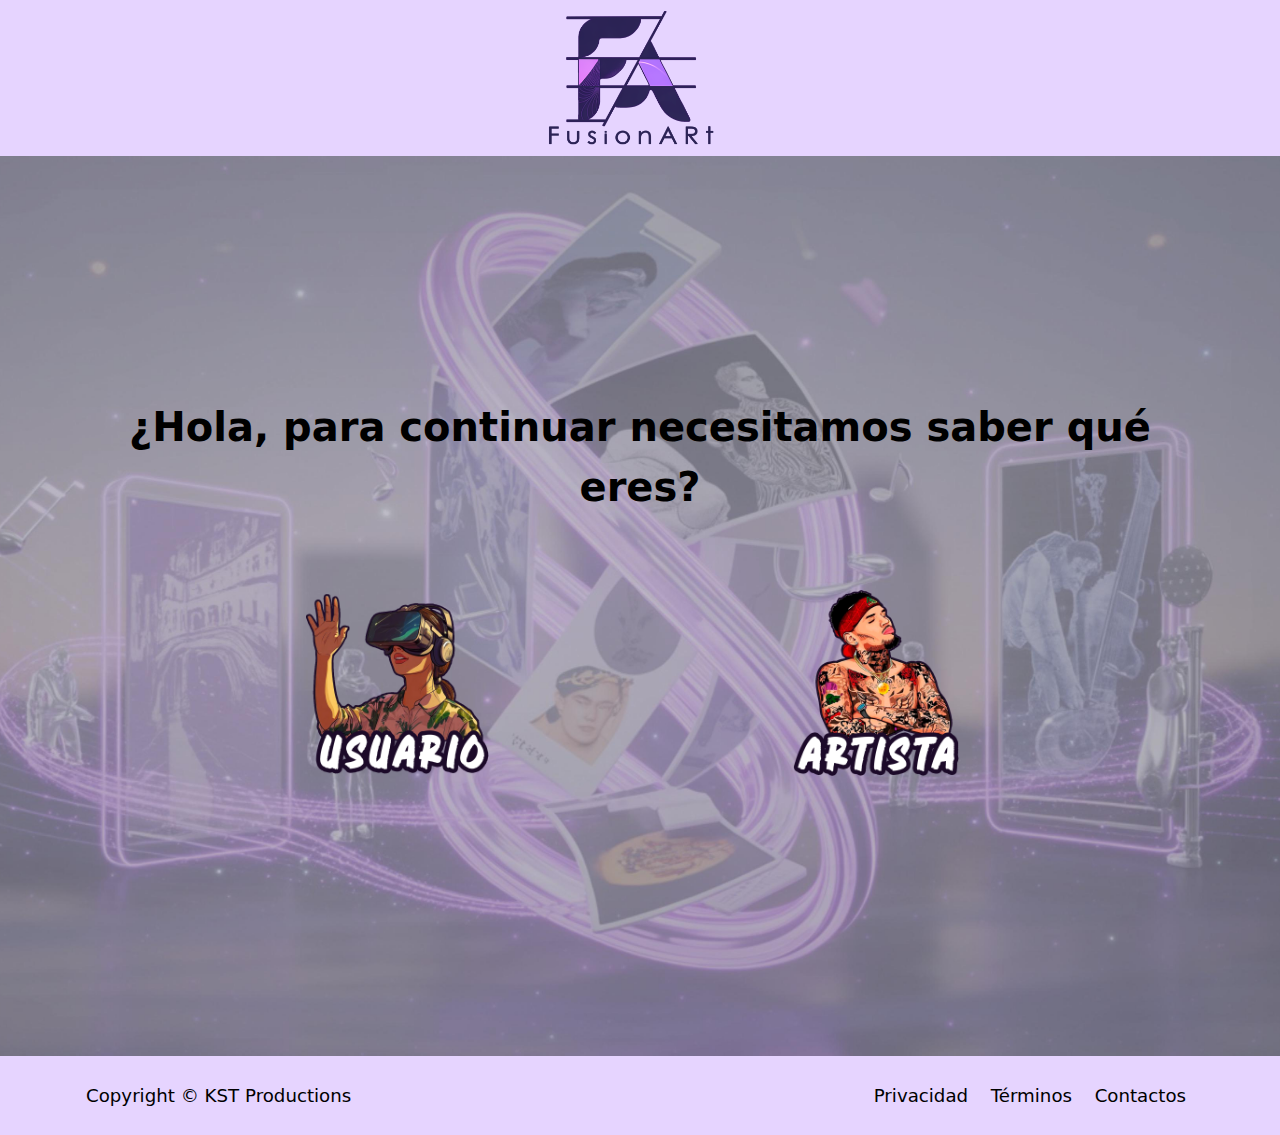
<file: fusionART-main/FUSIONART/index.html>
<!DOCTYPE html>
<html lang="es">
    <head>
        <meta charset="utf-8" />
        <meta name="viewport" content="width=device-width, initial-scale=1, shrink-to-fit=no" />
        <meta name="description" content="" />
        <meta name="author" content="" />
        <title>FusionARt</title>
        <!-- Favicon-->
        <link rel="icon" type="image/x-icon" href="assets/favicon.ico" />
        <!-- Bootstrap icons-->
        <link href="https://cdn.jsdelivr.net/npm/bootstrap-icons@1.5.0/font/bootstrap-icons.css" rel="stylesheet" />
        <!-- Core theme CSS (includes Bootstrap)-->
        <link href="css/styles.css" rel="stylesheet" />
    </head>
    <body class="d-flex flex-column h-200">
        <main class="flex-shrink-0">
            
            <nav class="navbar navbar-expand-lg bg-primary bg-opacity-25">
                    <div class="container d-flex justify-content-center">
                        <a class="navbar-brand" href="index.html">
                            <img src="images/NuevoLoge.png" class="img-fluid logo-img" alt="Logo">
                        </a>
                    </div>
            </nav> 
                <section class="fondo-principal d-flex align-items-center justify-content-center text-center text-white">
                    <div class="container px-5">
                            <h1 class="fw-bolder mb-5 text-black">¿Hola, para continuar necesitamos saber qué eres?</h1>
                        <div class="row justify-content-center">
                            <div class="col-md-5 mb-4 position-relative text-center">
                                <a class="d-block position-relative" href="https://srlucu.github.io/MetaversoFSONART/">
                                    <img src="images/usuario.png"  alt="usuario" class="img-fluid rounded">
                                </a>
                            </div>
                            <div class="col-md-5 mb-4 position-relative text-center">
                                <a class="d-block position-relative" href="inicioArtista.html">
                                    <img src="images/artista.png" alt="Artista" class="img-fluid rounded">
                                </a>
                            </div>
                        
                        </div>
                    </div>      
                </section>
        </main>
        <!-- Footer-->
        <footer class="bg-primary bg-opacity-25 py-4 mt-auto">
            <div class="container px-5">
                <div class="row align-items-center justify-content-between flex-column flex-sm-row">
                    <div class="col-auto"><div class="small m-0 text-black">Copyright &copy; KST Productions</div></div>
                    <div class="col-auto">
                        <a class="link-light text-black  mx-2 no-underline small" href="#!">Privacidad</a>
                        <a class="link-light text-black mx-2 no-underline small">Términos</a>
                        <a class="link-light text-black mx-2 no-underline small" href="contact.html">Contactos</a>
                    </div>
                </div>
            </div>
        </footer>
        <!-- Bootstrap core JS-->
        <script src="https://cdn.jsdelivr.net/npm/bootstrap@5.2.3/dist/js/bootstrap.bundle.min.js"></script>
        <!-- Core theme JS-->
        <script src="js/scripts.js"></script>
    </body>
</html>
</file>
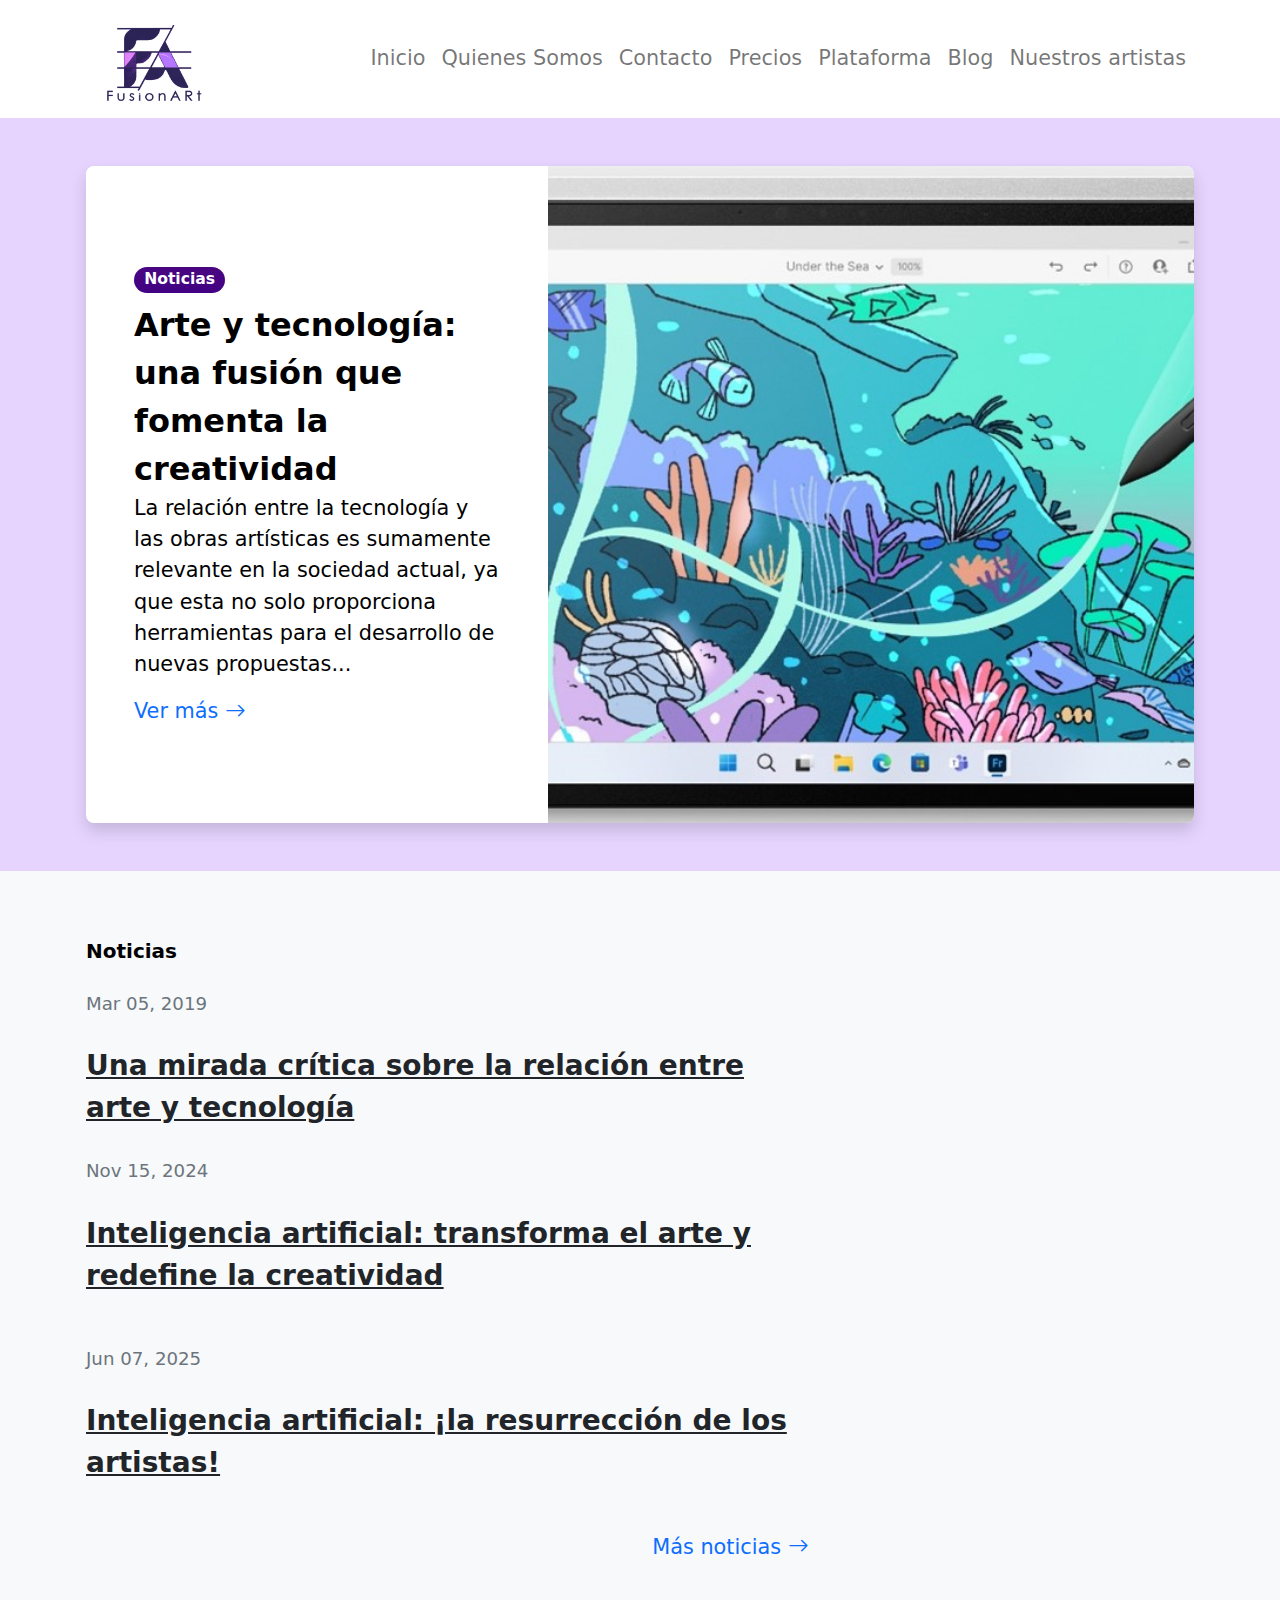
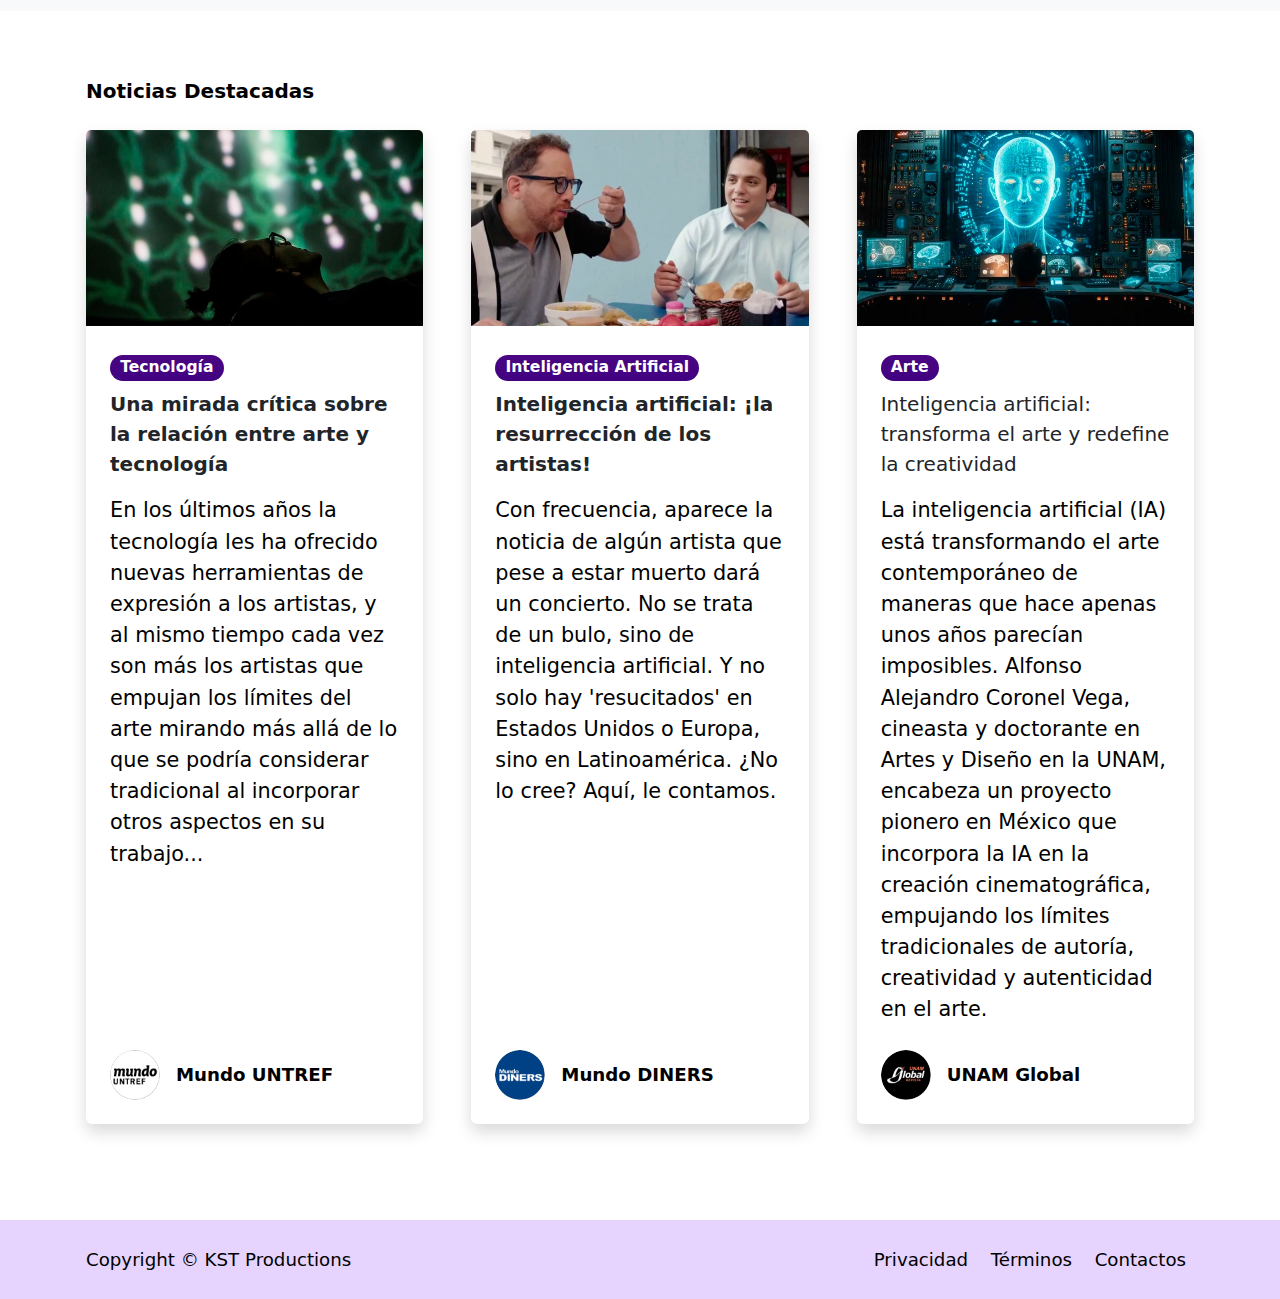
<file: fusionART-main/FUSIONART/blog-home.html>
<!DOCTYPE html>
<html lang="en">
    <head>
        <meta charset="utf-8" />
        <meta name="viewport" content="width=device-width, initial-scale=1, shrink-to-fit=no" />
        <meta name="description" content="" />
        <meta name="author" content="" />
        <title>FusionARt</title>
        <!-- Favicon-->
        <link rel="icon" type="image/x-icon" href="assets/favicon.ico" />
        <!-- Bootstrap icons-->
        <link href="https://cdn.jsdelivr.net/npm/bootstrap-icons@1.5.0/font/bootstrap-icons.css" rel="stylesheet" />
        <!-- Core theme CSS (includes Bootstrap)-->
        <link href="css/styles.css" rel="stylesheet" />
    </head>
    <body class="d-flex flex-column">
        <main class="flex-shrink-0">
            <!-- Navigation-->
            <nav class="navbar navbar-expand-lg bg-dark">
                <div class="container px-5">
                    <a class="navbar-brand" href="index.html"> <img src="images/NuevoLoge.png" height="80" alt=""></a>
                    <button class="navbar-toggler" type="button" data-bs-toggle="collapse" data-bs-target="#navbarSupportedContent" aria-controls="navbarSupportedContent" aria-expanded="false" aria-label="Toggle navigation"><span class="navbar-toggler-icon"></span></button>
                    <div class="collapse navbar-collapse" id="navbarSupportedContent">
                        <ul class="navbar-nav ms-auto mb-2 mb-lg-0">
                            <li class="nav-item"><a class="nav-link " href="inicioArtista.html">Inicio</a></li>
                            <li class="nav-item"><a class="nav-link" href="about.html">Quienes Somos</a></li>
                            <li class="nav-item"><a class="nav-link" href="contact.html">Contacto</a></li>
                            <li class="nav-item"><a class="nav-link" href="pricing.html">Precios</a></li>
                            <li class="nav-item"><a class="nav-link" href="faq.html">Plataforma</a></li>
                            <li class="nav-item"><a class="nav-link" href="blog-home.html">Blog</a></li>
                            <li class="nav-item"><a class="nav-link" href="portfolio-overview.html">Nuestros artistas</a></li>
                            </li>
                        </ul>
                    </div>
                </div>
            </nav>
            <!-- Page Content-->
            <section class=" bg-primary  bg-opacity-25 py-5">
                <div class="container px-5">
                    <div class="card border-0 shadow rounded-3 overflow-hidden">
                        <div class="card-body p-0">
                            <div class="row gx-0">
                                <div class="col-lg-6 col-xl-5 py-lg-5">
                                    <div class="p-4 p-md-5">
                                        <div class="badge bg-secondary bg-gradient rounded-pill mb-2">Noticias</div>
                                        <div class="h2 fw-bolder">Arte y tecnología: una fusión que fomenta la creatividad</div>
                                        <p>La relación entre la tecnología y las obras artísticas es sumamente relevante en la sociedad actual, ya que esta no solo proporciona herramientas para el desarrollo de nuevas propuestas...</p>
                                          <a class="stretched-link text-decoration-none" href="https://news.microsoft.com/es-xl/arte-y-tecnologia-una-fusion-que-fomenta-la-creatividad/">
                                            Ver más
                                            <i class="bi bi-arrow-right"></i>
                                        </a>
                                    </div> 
                                </div>
                                <div class="col-lg-6 col-xl-7"><div class="bg-featured-blog" style="background-image: url('images/nota1.jpeg')"></div></div>
                            </div>
                        </div>
                    </div>
                </div>
            </section>
            <section class="py-5 bg-light">
                <div class="container px-5">
                    <div class="row gx-5">
                        <div class="col-xl-8">
                            <h2 class="fw-bolder fs-5 mb-4">Noticias</h2>
                            <!-- News item-->
                            <div class="mb-4">
                                <div class="small text-muted">Mar 05, 2019</div>
                                <a class="link-dark" href="https://untref.edu.ar/mundountref/arte-tecnologia-laboratorio-geopoeticas-subalternas"><h3>Una mirada crítica sobre la relación entre arte y tecnología</h3></a>
                            </div>
                            <!-- News item-->
                            <div class="mb-5">
                                <div class="small text-muted">Nov 15, 2024</div>
                                <a class="link-dark" href="https://unamglobal.unam.mx/global_revista/inteligencia-artificial-transforma-el-arte-y-redefine-la-creatividad/"><h3>Inteligencia artificial: transforma el arte y redefine la creatividad</h3></a>
                            </div>
                            <!-- News item-->
                            <div class="mb-5">
                                <div class="small text-muted">Jun 07, 2025</div>
                                <a class="link-dark" href="https://revistamundodiners.com/entretenimiento/espectaculo/inteligencia-artificial-artistas/"><h3>Inteligencia artificial: ¡la resurrección de los artistas!</h3></a>
                            </div>
                            <div class="text-end mb-5 mb-xl-0">
                                <a class="text-decoration-none" href="#noticiasDestacadas">
                                    Más noticias
                                    <i class="bi bi-arrow-right"></i>
                                </a>
                            </div>
                        </div>
                    </div>
                </div>
            </section>
            <!-- Blog preview section-->
            <section class="py-5">
                <div class="container px-5">
                    <h2 class="fw-bolder fs-5 mb-4" id="noticiasDestacadas">Noticias Destacadas</h2>
                    <div class="row gx-5">
                        <div class="col-lg-4 mb-5">
                            <div class="card h-100 shadow border-0">
                                <img class="card-img-top" src="images/nota2.jpeg" alt="..." />
                                <div class="card-body p-4">
                                    <div class="badge bg-secondary bg-gradient rounded-pill mb-2">Tecnología</div>
                                    <a class="text-decoration-none link-dark stretched-link" href="https://untref.edu.ar/mundountref/arte-tecnologia-laboratorio-geopoeticas-subalternas"><div class="h5 card-title fw-bold mb-3">Una mirada crítica sobre la relación entre arte y tecnología</div></a>
                                    <p class="card-text mb-0">En los últimos años la tecnología les ha ofrecido nuevas herramientas de expresión a los artistas, y al mismo tiempo cada vez son más los artistas que empujan los límites del arte mirando más allá de lo que se podría considerar tradicional al incorporar otros aspectos en su trabajo...</p>
                                </div>
                                <div class="card-footer p-4 pt-0 bg-transparent border-top-0">
                                    <div class="d-flex align-items-end justify-content-between">
                                        <div class="d-flex align-items-center">
                                            <img class="rounded-circle me-3" height="50" src="images/reconocimientoNota2.png" alt="..." />
                                            <div class="small">
                                                <div class="fw-bold">Mundo UNTREF</div>
                                            </div>
                                        </div>
                                    </div>
                                </div>
                            </div>
                        </div>
                        <div class="col-lg-4 mb-5">
                            <div class="card h-100 shadow border-0">
                                <img class="card-img-top" src="images/nota3.jpeg" alt="..." />
                                <div class="card-body p-4">
                                    <div class="badge bg-secondary bg-gradient rounded-pill mb-2">Inteligencia Artificial</div>
                                    <a class="text-decoration-none link-dark stretched-link" href="https://revistamundodiners.com/entretenimiento/espectaculo/inteligencia-artificial-artistas/"><div class="h5 card-title fw-bold mb-3">Inteligencia artificial: ¡la resurrección de los artistas!</div></a>
                                    <p class="card-text mb-0">Con frecuencia, aparece la noticia de algún artista que pese a estar muerto dará un concierto. No se trata de un bulo, sino de inteligencia artificial. Y no solo hay 'resucitados' en Estados Unidos o Europa, sino en Latinoamérica. ¿No lo cree? Aquí, le contamos.</p>
                                </div>
                                <div class="card-footer p-4 pt-0 bg-transparent border-top-0">
                                    <div class="d-flex align-items-end justify-content-between">
                                        <div class="d-flex align-items-center">
                                            <img class="rounded-circle me-3" height="50" src="images/reconocimientoNota3.png" alt="..." />
                                            <div class="small">
                                                <div class="fw-bold">Mundo DINERS</div>
                                            </div>
                                        </div>
                                    </div>
                                </div>
                            </div>
                        </div>
                        <div class="col-lg-4 mb-5">
                            <div class="card h-100 shadow border-0">
                                <img class="card-img-top" src="images/nota4.jpeg" alt="..." />
                                <div class="card-body p-4">
                                    <div class="badge bg-secondary bg-gradient rounded-pill mb-2">Arte</div>
                                    <a class="text-decoration-none link-dark stretched-link" href="https://unamglobal.unam.mx/global_revista/inteligencia-artificial-transforma-el-arte-y-redefine-la-creatividad/"><div class="h5 card-title mb-3">Inteligencia artificial: transforma el arte y redefine la creatividad</div></a>
                                    <p class="card-text mb-0">La inteligencia artificial (IA) está transformando el arte contemporáneo de maneras que hace apenas unos años parecían imposibles. Alfonso Alejandro Coronel Vega, cineasta y doctorante en Artes y Diseño en la UNAM, encabeza un proyecto pionero en México que incorpora la IA en la creación cinematográfica, empujando los límites tradicionales de autoría, creatividad y autenticidad en el arte.</p>
                                </div>
                                <div class="card-footer p-4 pt-0 bg-transparent border-top-0">
                                    <div class="d-flex align-items-end justify-content-between">
                                        <div class="d-flex align-items-center">
                                            <img class="rounded-circle me-3" height="50" src="images/reconocimientoNota4.png" alt="..." />
                                            <div class="small">
                                                <div class="fw-bold">UNAM Global</div>
                                            </div>
                                        </div>
                                    </div>
                                </div>
                            </div>
                        </div>
                    </div>
                </div>
            </section>
        </main>
        <!-- Footer-->
        <footer class="bg-primary bg-opacity-25 py-4 mt-auto">
            <div class="container px-5">
                <div class="row align-items-center justify-content-between flex-column flex-sm-row">
                    <div class="col-auto"><div class="small m-0 text-black">Copyright &copy; KST Productions</div></div>
                    <div class="col-auto">
                        <a class="link-light text-black  mx-2 no-underline small" href="#!">Privacidad</a>
                        <a class="link-light text-black mx-2 no-underline small" href="#!">Términos</a>
                        <a class="link-light text-black mx-2 no-underline small" href="contact.html">Contactos</a>
                    </div>
                </div>
            </div>
        </footer>
        <!-- Bootstrap core JS-->
        <script src="https://cdn.jsdelivr.net/npm/bootstrap@5.2.3/dist/js/bootstrap.bundle.min.js"></script>
        <!-- Core theme JS-->
        <script src="js/scripts.js"></script>
    </body>
</html>
</file>
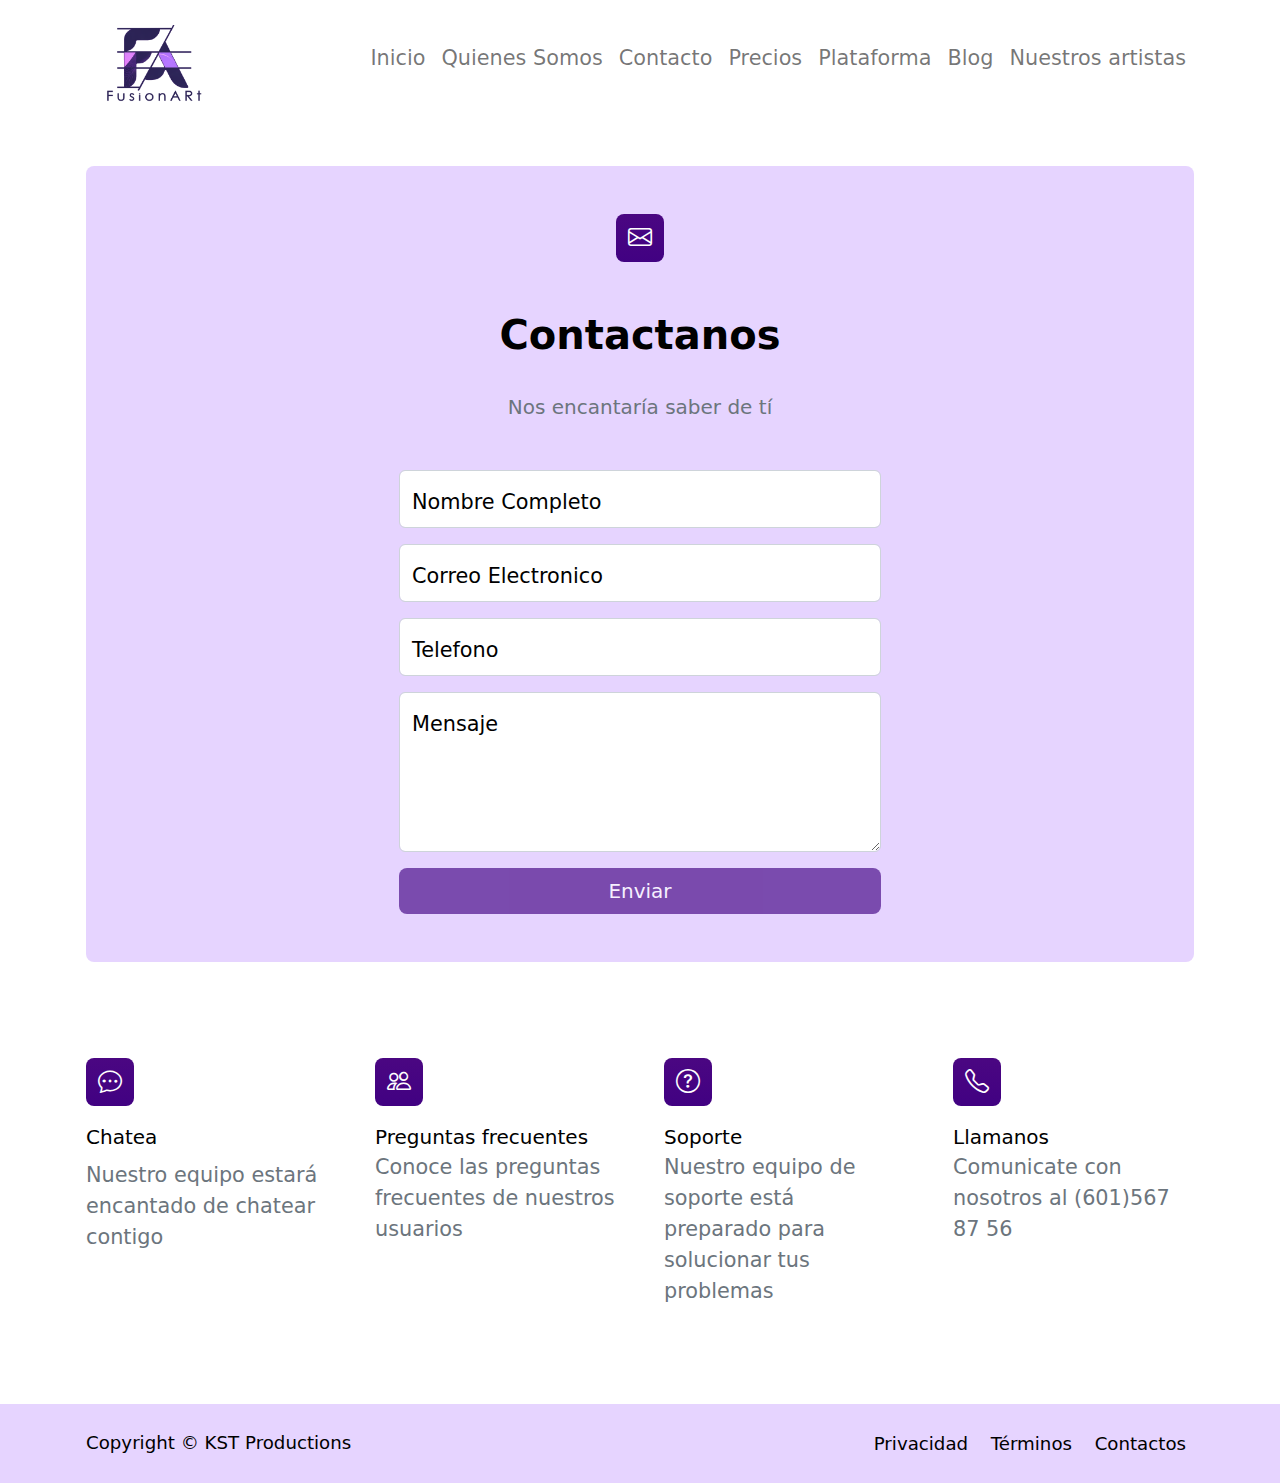
<file: fusionART-main/FUSIONART/contact.html>
<!DOCTYPE html>
<html lang="en">
    <head>
        <meta charset="utf-8" />
        <meta name="viewport" content="width=device-width, initial-scale=1, shrink-to-fit=no" />
        <meta name="description" content />
        <meta name="author" content />
        <title>FusionARt</title>
        <!-- Favicon-->
        <link rel="icon" type="image/x-icon" href="assets/favicon.ico" />
        <!-- Bootstrap icons-->
        <link href="https://cdn.jsdelivr.net/npm/bootstrap-icons@1.5.0/font/bootstrap-icons.css" rel="stylesheet" />
        <!-- Core theme CSS (includes Bootstrap)-->
        <link href="css/styles.css" rel="stylesheet" />
    </head>
    <body class="d-flex flex-column">
        <main class="flex-shrink-0">
            <!-- Navigation-->
            <nav class="navbar navbar-expand-lg bg-dark">
                <div class="container px-5">
                    <a class="navbar-brand" href="index.html"> <img src="images/NuevoLoge.png" height="80" alt=""></a>
                    <button class="navbar-toggler" type="button" data-bs-toggle="collapse" data-bs-target="#navbarSupportedContent" aria-controls="navbarSupportedContent" aria-expanded="false" aria-label="Toggle navigation"><span class="navbar-toggler-icon"></span></button>
                    <div class="collapse navbar-collapse" id="navbarSupportedContent">
                        <ul class="navbar-nav ms-auto mb-2 mb-lg-0">
                            <li class="nav-item"><a class="nav-link " href="inicioArtista.html">Inicio</a></li>
                            <li class="nav-item"><a class="nav-link" href="about.html">Quienes Somos</a></li>
                            <li class="nav-item"><a class="nav-link" href="contact.html">Contacto</a></li>
                            <li class="nav-item"><a class="nav-link" href="pricing.html">Precios</a></li>
                            <li class="nav-item"><a class="nav-link" href="faq.html">Plataforma</a></li>
                            <li class="nav-item"><a class="nav-link" href="blog-home.html">Blog</a></li>
                            <li class="nav-item"><a class="nav-link" href="portfolio-overview.html">Nuestros artistas</a></li>
                            </li>
                        </ul>
                    </div>
                </div>
            </nav>
            <!-- Page content-->
            <section class="py-5">
                <div class="container px-5">
                    <!-- Contact form-->
                    <div class="  bg-primary bg-opacity-25 rounded-3 py-5 px-4 px-md-5 mb-5">
                        <div class="text-center mb-5">
                            <div class="feature bg-secondary bg-gradient text-white rounded-3 mb-3"><i class="bi bi-envelope"></i></div>
                            <h1 class="fw-bolder">Contactanos</h1>
                            <p class="lead fw-normal text-muted mb-0">Nos encantaría saber de tí</p>
                        </div>
                        <div class=" row gx-5 justify-content-center">
                            <div class="col-lg-8 col-xl-6">
                                <!-- * * * * * * * * * * * * * * *-->
                                <!-- * * SB Forms Contact Form * *-->
                                <!-- * * * * * * * * * * * * * * *-->
                                <!-- This form is pre-integrated with SB Forms.-->
                                <!-- To make this form functional, sign up at-->
                                <!-- https://startbootstrap.com/solution/contact-forms-->
                                <!-- to get an API token!-->
                                <form id="contactForm" data-sb-form-api-token="API_TOKEN">
                                    <!-- Name input-->
                                    <div class="form-floating mb-3">
                                        <input class="form-control" id="name" type="text" placeholder="Enter your name..." data-sb-validations="required" />
                                        <label for="name">Nombre Completo</label>
                                        <div class="invalid-feedback" data-sb-feedback="name:required">A name is required.</div>
                                    </div>
                                    <!-- Email address input-->
                                    <div class="form-floating mb-3">
                                        <input class="form-control" id="email" type="email" placeholder="name@example.com" data-sb-validations="required,email" />
                                        <label for="email">Correo Electronico
                                        <div class="invalid-feedback" data-sb-feedback="email:required">An email is required.</div>
                                        <div class="invalid-feedback" data-sb-feedback="email:email">Email is not valid.</div>
                                    </div> 
                                    <!-- Phone number input-->
                                    <div class="form-floating mb-3">
                                        <input class="form-control" id="phone" type="tel" placeholder="(123) 456-7890" data-sb-validations="required" />
                                        <label for="phone">Telefono</label>
                                        <div class="invalid-feedback" data-sb-feedback="phone:required">A phone number is required.</div>
                                    </div>
                                    <!-- Message input-->
                                    <div class="form-floating mb-3">
                                        <textarea class="form-control" id="message" type="text" placeholder="Enter your message here..." style="height: 10rem" data-sb-validations="required"></textarea>
                                        <label for="message">Mensaje</label>
                                        <div class="invalid-feedback" data-sb-feedback="message:required">A message is required.</div>
                                    </div>
                                    <!-- Submit success message-->
                                    <!---->
                                    <!-- This is what your users will see when the form-->
                                    <!-- has successfully submitted-->
                                    <div class="d-none" id="submitSuccessMessage">
                                        <div class="text-center mb-3">
                                            <div class="fw-bolder">Form submission successful!</div>
                                            To activate this form, sign up at
                                            <br />
                                            <a href="https://startbootstrap.com/solution/contact-forms">https://startbootstrap.com/solution/contact-forms</a>
                                        </div>
                                    </div>
                                    <!-- Submit error message-->
                                    <!---->
                                    <!-- This is what your users will see when there is-->
                                    <!-- an error submitting the form-->
                                    <div class="d-none" id="submitErrorMessage"><div class="text-center text-danger mb-3">Error sending message!</div></div>
                                    <!-- Submit Button-->
                                    <div class="d-grid"><button class="btn btn-primary btn-lg disabled" id="submitButton" type="submit">Enviar</button></div>
                                </form>
                            </div>
                        </div>
                    </div>
                    <!-- Contact cards-->
                    <div class="row gx-5 row-cols-2 row-cols-lg-4 py-5">
                        <div class="col">
                            <div class="feature bg-secondary bg-gradient text-white rounded-3 mb-3"><i class="bi bi-chat-dots"></i></div>
                            <div class="h5 mb-2">Chatea</div>
                            <p class="text-muted mb-0">Nuestro equipo estará encantado de chatear contigo</p>
                        </div>
                        <div class="col">
                            <div class="feature bg-secondary bg-gradient text-white rounded-3 mb-3"><i class="bi bi-people"></i></div>
                            <div class="h5">Preguntas frecuentes</div>
                            <p class="text-muted mb-0">Conoce las preguntas frecuentes de nuestros usuarios</p>
                        </div>
                        <div class="col">
                            <div class="feature bg-secondary bg-gradient text-white rounded-3 mb-3"><i class="bi bi-question-circle"></i></div>
                            <div class="h5">Soporte</div>
                            <p class="text-muted mb-0">Nuestro equipo de soporte está preparado para solucionar tus problemas</p>
                        </div>
                        <div class="col">
                            <div class="feature bg-secondary bg-gradient text-white rounded-3 mb-3"><i class="bi bi-telephone"></i></div>
                            <div class="h5">Llamanos</div>
                            <p class="text-muted mb-0">Comunicate con nosotros al (601)567 87 56</p>
                        </div>
                    </div>
                </div>
            </section>
        </main>
        <footer class="bg-primary bg-opacity-25 py-4 mt-auto">
            <div class="container px-5">
                <div class="row align-items-center justify-content-between flex-column flex-sm-row">
                    <div class="col-auto"><div class="small m-0 text-black">Copyright &copy; KST Productions</div></div>
                    <div class="col-auto">
                        <a class="link-light text-black  mx-2 no-underline small" href="#!">Privacidad</a>
                        <a class="link-light text-black mx-2 no-underline small" href="#!">Términos</a>
                        <a class="link-light text-black mx-2 no-underline small" href="contact.html">Contactos</a>
                    </div>
                </div>
            </div>
        </footer>
        <!-- Bootstrap core JS-->
        <script src="https://cdn.jsdelivr.net/npm/bootstrap@5.2.3/dist/js/bootstrap.bundle.min.js"></script>
        <!-- Core theme JS-->
        <script src="js/scripts.js"></script>
        <!-- * * * * * * * * * * * * * * * * * * * * * * * * * * * * * * * * * * * * * * * *-->
        <!-- * *                               SB Forms JS                               * *-->
        <!-- * * Activate your form at https://startbootstrap.com/solution/contact-forms * *-->
        <!-- * * * * * * * * * * * * * * * * * * * * * * * * * * * * * * * * * * * * * * * *-->
        <script src="https://cdn.startbootstrap.com/sb-forms-latest.js"></script>
    </body>
</html>
</file>
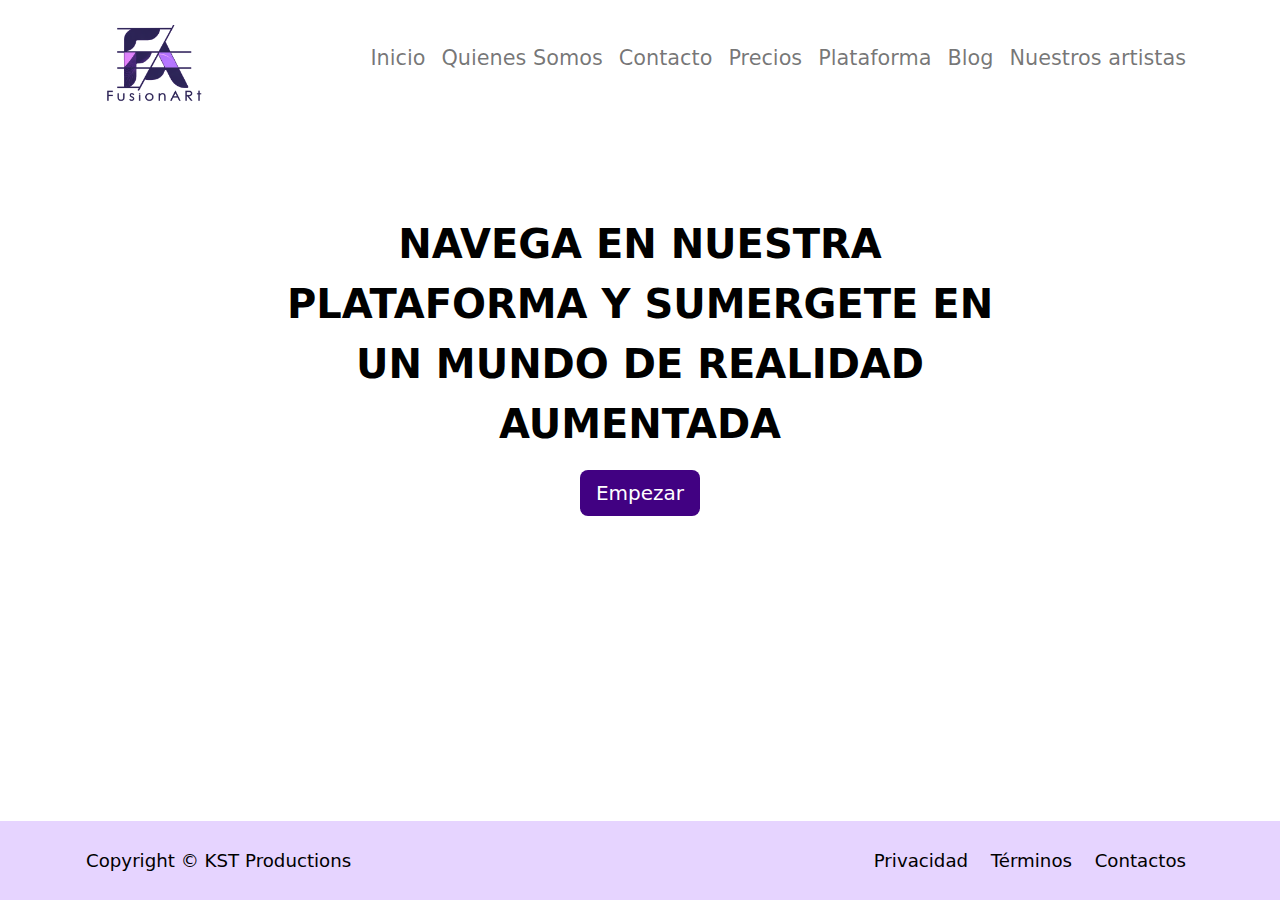
<file: fusionART-main/FUSIONART/faq.html>
<!DOCTYPE html>
<html lang="es">
    <head>
        <meta charset="utf-8" />
        <meta name="viewport" content="width=device-width, initial-scale=1, shrink-to-fit=no" />
        <meta name="description" content="" />
        <meta name="author" content="" />
        <title>FusionARt</title>
        <!-- Favicon-->
        <link rel="icon" type="image/x-icon" href="assets/favicon.ico" />
        <!-- Bootstrap icons-->
        <link href="https://cdn.jsdelivr.net/npm/bootstrap-icons@1.5.0/font/bootstrap-icons.css" rel="stylesheet" />
        <!-- Core theme CSS (includes Bootstrap)-->
        <link href="css/styles.css" rel="stylesheet" />
    </head>
    <body class="d-flex flex-column h-100">
        <main class="flex-shrink-0">
            <!-- Navigation-->
            <nav class="navbar navbar-expand-lg bg-dark">
                <div class="container px-5">
                    <a class="navbar-brand" href="index.html"> <img src="images/NuevoLoge.png" height="80" alt=""></a>
                    <button class="navbar-toggler" type="button" data-bs-toggle="collapse" data-bs-target="#navbarSupportedContent" aria-controls="navbarSupportedContent" aria-expanded="false" aria-label="Toggle navigation"><span class="navbar-toggler-icon"></span></button>
                    <div class="collapse navbar-collapse" id="navbarSupportedContent">
                        <ul class="navbar-nav ms-auto mb-2 mb-lg-0">
                            <li class="nav-item"><a class="nav-link " href="inicioArtista.html">Inicio</a></li>
                            <li class="nav-item"><a class="nav-link" href="about.html">Quienes Somos</a></li>
                            <li class="nav-item"><a class="nav-link" href="contact.html">Contacto</a></li>
                            <li class="nav-item"><a class="nav-link" href="pricing.html">Precios</a></li>
                            <li class="nav-item"><a class="nav-link" href="faq.html">Plataforma</a></li>
                            <li class="nav-item"><a class="nav-link" href="blog-home.html">Blog</a></li>
                            <li class="nav-item"><a class="nav-link" href="portfolio-overview.html">Nuestros artistas</a></li>
                            </li>
                        </ul>
                    </div>
                </div>
            </nav>
            <header class=" py-5">
                <div class="container  px-5">
                    <div class="row justify-content-center">
                        <div class=" col-lg-8 col-xxl-6">
                            <div class="text-center my-5">
                                <h1 class="fw-bolder mb-3">NAVEGA EN NUESTRA PLATAFORMA Y SUMERGETE EN UN MUNDO DE REALIDAD AUMENTADA</h1>
                                <a class="btn btn-primary btn-lg" href="https://srlucu.github.io/MetaversoFSONART/">Empezar</a>
                            </div>
                        </div>
                    </div>
                </div>
            </header>

        </main>
        <!-- Footer-->
        <footer class="bg-primary bg-opacity-25 py-4 mt-auto">
            <div class="container px-5">
                <div class="row align-items-center justify-content-between flex-column flex-sm-row">
                    <div class="col-auto"><div class="small m-0 text-black">Copyright &copy; KST Productions</div></div>
                    <div class="col-auto">
                        <a class="link-light text-black  mx-2 no-underline small" href="#!">Privacidad</a>
                        <a class="link-light text-black mx-2 no-underline small" href="#!">Términos</a>
                        <a class="link-light text-black mx-2 no-underline small" href="contact.html">Contactos</a>
                    </div>
                </div>
            </div>
        </footer>
        <!-- Bootstrap core JS-->
        <script src="https://cdn.jsdelivr.net/npm/bootstrap@5.2.3/dist/js/bootstrap.bundle.min.js"></script>
        <!-- Core theme JS-->
        <script src="js/scripts.js"></script>
    </body>
</html>
</file>
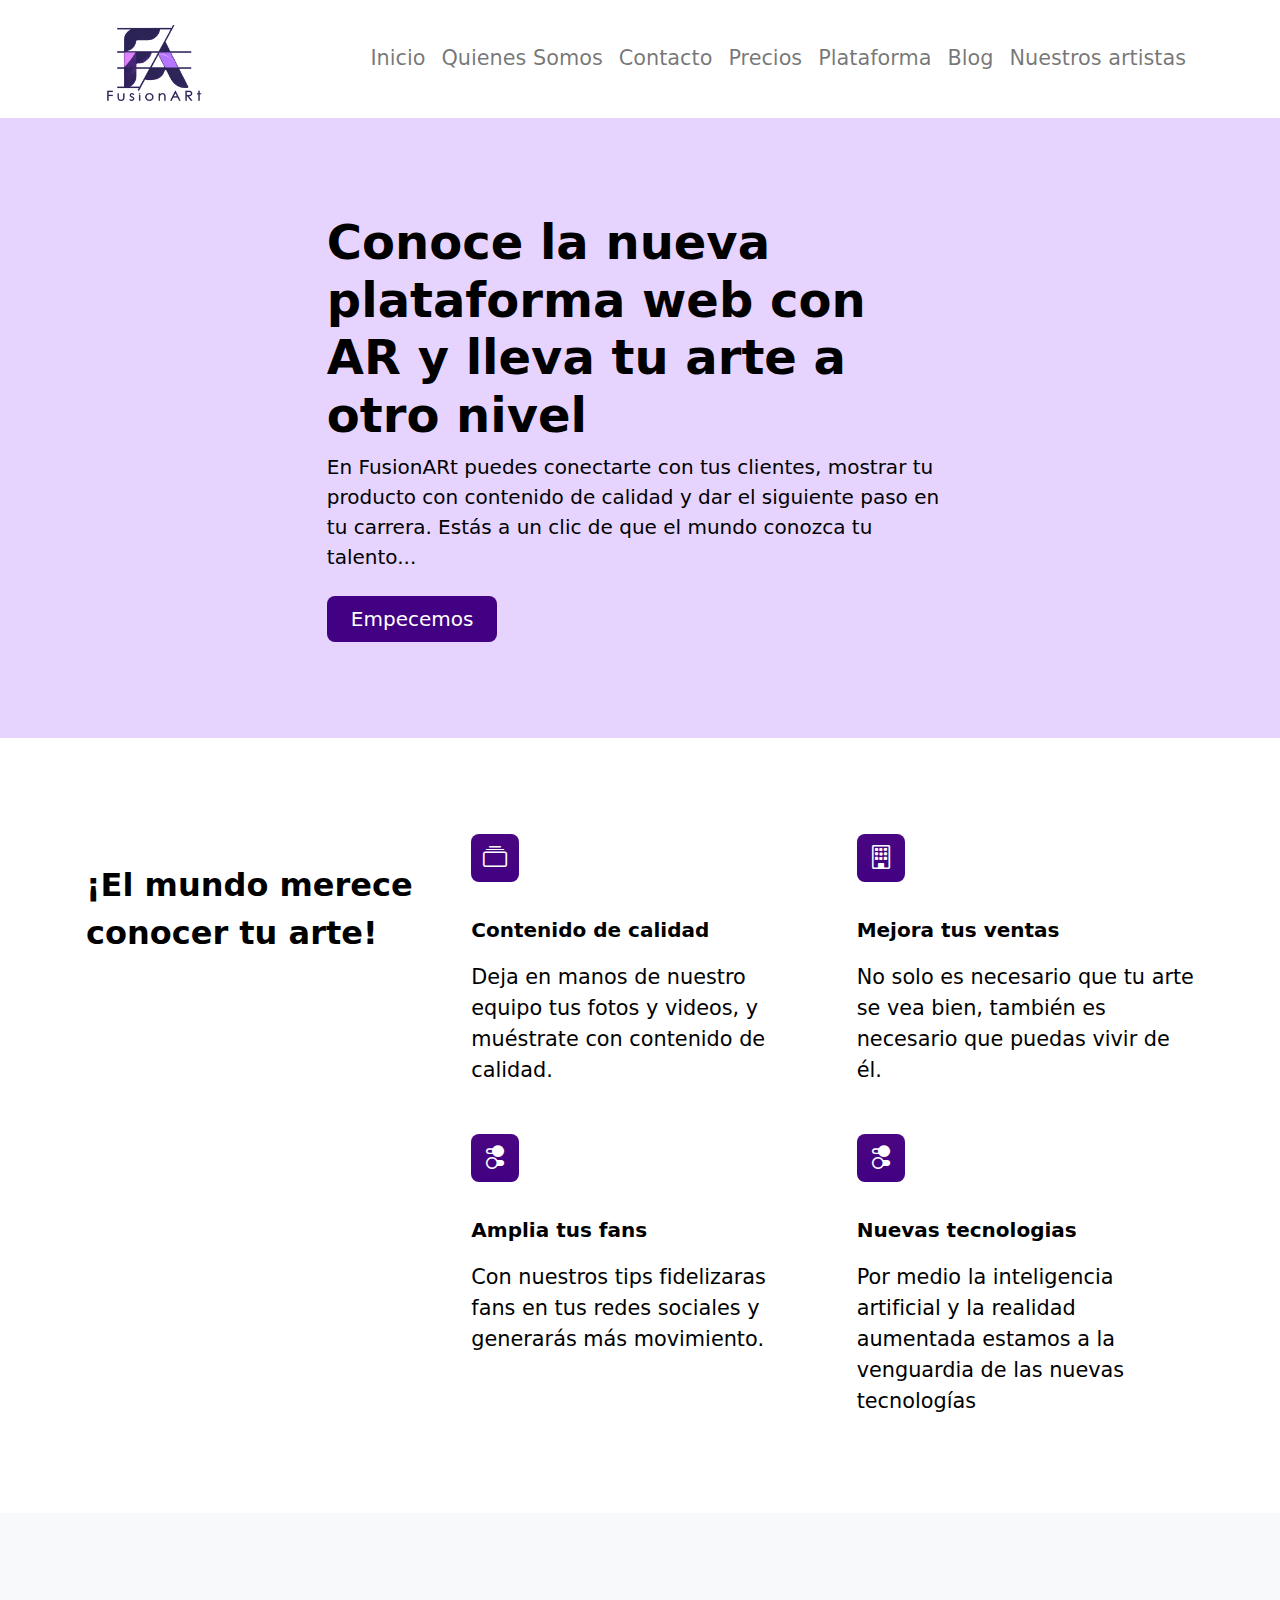
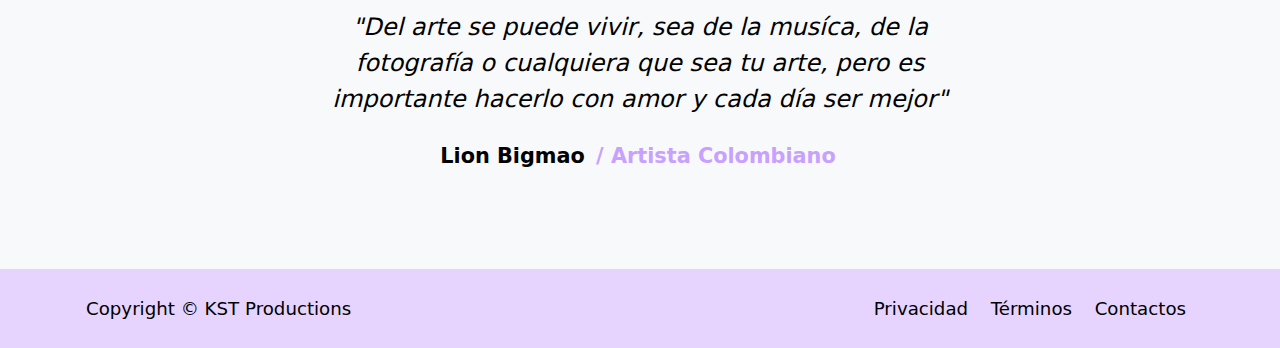
<file: fusionART-main/FUSIONART/inicioArtista.html>
<!DOCTYPE html>
<html lang="es">
    <head>
        <meta charset="utf-8" />
        <meta name="viewport" content="width=device-width, initial-scale=1, shrink-to-fit=no" />
        <meta name="description" content="" />
        <meta name="author" content="" />
        <title>FusionARt</title>
        <!-- Favicon-->
        <link rel="icon" type="image/x-icon" href="assets/favicon.ico" />
        <!-- Bootstrap icons-->
        <link href="https://cdn.jsdelivr.net/npm/bootstrap-icons@1.5.0/font/bootstrap-icons.css" rel="stylesheet" />
        <!-- Core theme CSS (includes Bootstrap)-->
        <link href="css/styles.css" rel="stylesheet" />
    </head>
    <body class="d-flex flex-column h-100">
        <main class="flex-shrink-0">
            
           <nav class="navbar navbar-expand-lg bg-dark">
                <div class="container px-5">
                    <a class="navbar-brand" href="index.html"> <img src="images/NuevoLoge.png" height="80" alt=""></a>
                    <button class="navbar-toggler" type="button" data-bs-toggle="collapse" data-bs-target="#navbarSupportedContent" aria-controls="navbarSupportedContent" aria-expanded="false" aria-label="Toggle navigation"><span class="navbar-toggler-icon"></span></button>
                    <div class="collapse navbar-collapse" id="navbarSupportedContent">
                        <ul class="navbar-nav ms-auto mb-2 mb-lg-0">
                            <li class="nav-item"><a class="nav-link " href="inicioArtista.html">Inicio</a></li>
                            <li class="nav-item"><a class="nav-link" href="about.html">Quienes Somos</a></li>
                            <li class="nav-item"><a class="nav-link" href="contact.html">Contacto</a></li>
                            <li class="nav-item"><a class="nav-link" href="pricing.html">Precios</a></li>
                            <li class="nav-item"><a class="nav-link" href="faq.html">Plataforma</a></li>
                            <li class="nav-item"><a class="nav-link" href="blog-home.html">Blog</a></li>
                            <li class="nav-item"><a class="nav-link" href="portfolio-overview.html">Nuestros artistas</a></li>
                            </li>
                        </ul>
                    </div>
                </div>
            </nav>
            <!-- Header-->
            <header class="bg-primary bg-opacity-25 py-5">
                <div class="container px-5">
                    <div class="row gx-5 align-items-center justify-content-center">
                        <div class="col-lg-8 col-xl-7 col-xxl-6">
                            <div class="my-5 text-center text-xl-start">
                                <h1 class="display-5 fw-bolder text-black mb-2">Conoce la nueva plataforma web con AR y lleva tu arte a otro nivel</h1>
                                <p class="lead fw-normal text-black mb-4">En FusionARt puedes conectarte con tus clientes, mostrar tu producto con contenido de calidad y dar el siguiente paso en tu carrera. Estás a un clic de que el mundo conozca tu talento...  </p>
                                <div class="d-grid gap-3 d-sm-flex justify-content-sm-center justify-content-xl-start">
                                    <a class="btn btn-primary btn-lg px-4 me-sm-3" href="#features">Empecemos</a>
                                </div>
                            </div>
                        </div>
                    </div>
                </div>
            </header>
            <!-- Features section-->
            <section class="py-5" id="features">
                <div class="container px-5 my-5">
                    <div class="row gx-5">
                        <div class="col-lg-4 mb-5 mb-lg-0"><h2 class="fw-bolder mb-0">¡El mundo merece conocer tu arte!</h2></div>
                        <div class="col-lg-8">
                            <div class="row gx-5 row-cols-1 row-cols-md-2">
                                <div class="col mb-5 h-100">
                                    <div class="feature bg-secondary bg-gradient text-white rounded-3 mb-3"><i class="bi bi-collection"></i></div>
                                    <h2 class="h5">Contenido de calidad </h2>
                                    <p class="mb-0">Deja en manos de nuestro equipo tus fotos y videos, y muéstrate con contenido de calidad. </p>
                                </div>
                                <div class="col mb-5 h-100">
                                    <div class="feature bg-secondary bg-gradient text-white rounded-3 mb-3"><i class="bi bi-building"></i></div>
                                    <h2 class="h5">Mejora tus ventas</h2>
                                    <p class="mb-0">No solo es necesario que tu arte se vea bien, también es necesario que puedas vivir de él. </p>
                                </div>
                                <div class="col mb-5 mb-md-0 h-100">
                                    <div class="feature bg-secondary bg-gradient text-white rounded-3 mb-3"><i class="bi bi-toggles2"></i></div>
                                    <h2 class="h5">Amplia tus fans</h2>
                                    <p class="mb-0">Con nuestros tips fidelizaras fans en tus redes sociales y generarás más movimiento.</p>
                                </div>
                                <div class="col h-100">
                                    <div class="feature bg-secondary bg-gradient text-white rounded-3 mb-3"><i class="bi bi-toggles2"></i></div>
                                    <h2 class="h5">Nuevas tecnologias</h2>
                                    <p class="mb-0">Por medio la inteligencia artificial y la realidad aumentada estamos a la venguardia de las nuevas tecnologías</p>
                                </div>
                            </div>
                        </div>
                    </div>
                </div>
            </section>
            <!-- Testimonial section-->
            <div class="py-5 bg-light">
                <div class="container px-5 my-5">
                    <div class="row gx-5 justify-content-center">
                        <div class="col-lg-10 col-xl-7">
                            <div class="text-center">
                                <div class="fs-4 mb-4 fst-italic">"Del arte se puede vivir, sea de la musíca, de la fotografía o cualquiera que sea tu arte, pero es importante hacerlo con amor y cada día ser mejor"</div>
                                <div class="d-flex align-items-center justify-content-center">
                                    <div class="fw-bold">
                                        Lion Bigmao
                                        <span class="fw-bold text-primary mx-1">/ Artista Colombiano</span>
                                    </div>
                                </div>
                            </div>
                        </div>
                    </div>
                </div>
            </div>
        </main>
        <!-- Footer-->
        <footer class="bg-primary bg-opacity-25 py-4 mt-auto">
            <div class="container px-5">
                <div class="row align-items-center justify-content-between flex-column flex-sm-row">
                    <div class="col-auto"><div class="small m-0 text-black">Copyright &copy; KST Productions</div></div>
                    <div class="col-auto">
                        <a class="link-light text-black  mx-2 no-underline small" href="#!">Privacidad</a>
                        <a class="link-light text-black mx-2 no-underline small" href="#!">Términos</a>
                        <a class="link-light text-black mx-2 no-underline small" href="contact.html">Contactos</a>
                    </div>
                </div>
            </div>
        </footer>
        <!-- Bootstrap core JS-->
        <script src="https://cdn.jsdelivr.net/npm/bootstrap@5.2.3/dist/js/bootstrap.bundle.min.js"></script>
        <!-- Core theme JS-->
        <script src="js/scripts.js"></script>
    </body>
</html>
</file>
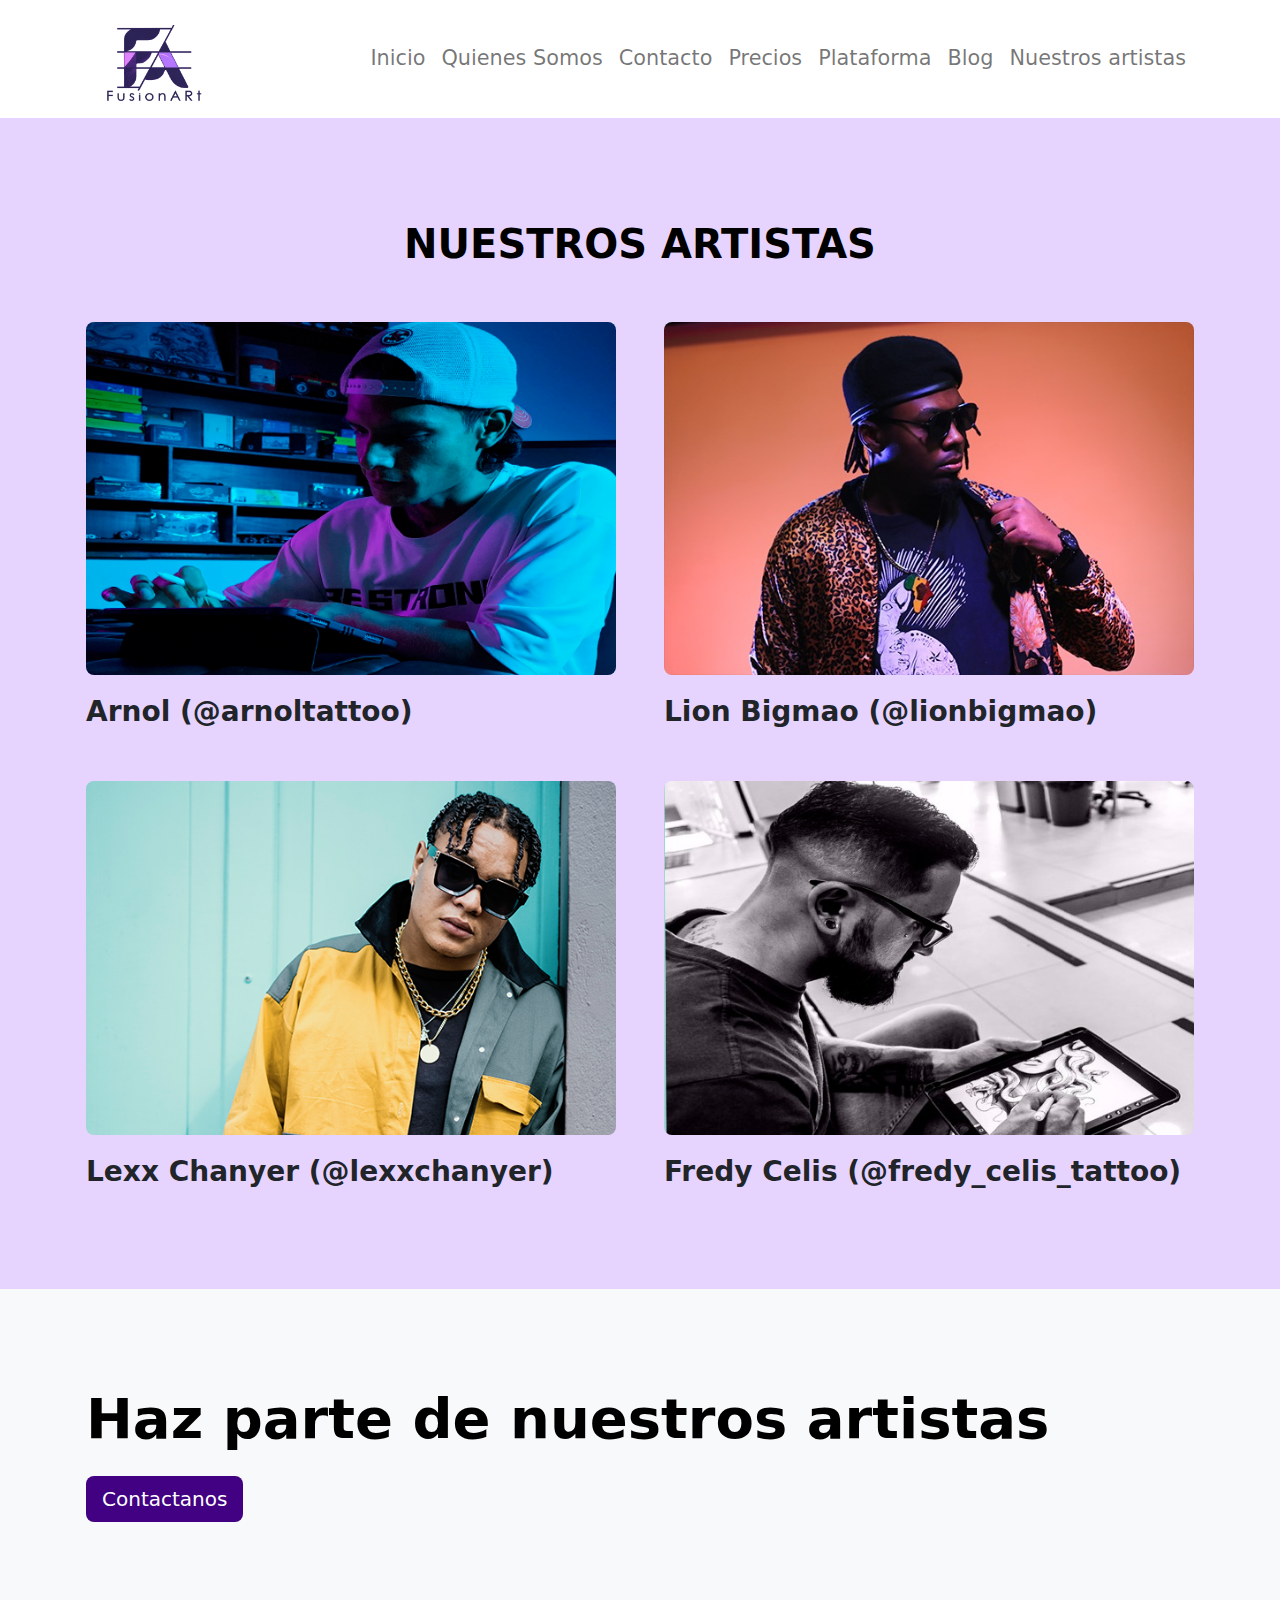
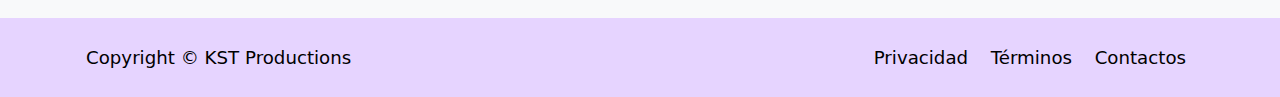
<file: fusionART-main/FUSIONART/portfolio-overview.html>
<!DOCTYPE html>
<html lang="es">
    <head>
        <meta charset="utf-8" />
        <meta name="viewport" content="width=device-width, initial-scale=1, shrink-to-fit=no" />
        <meta name="description" content="" />
        <meta name="author" content="" />
        <title>FusionARt</title>
        <!-- Favicon-->
        <link rel="icon" type="image/x-icon" href="assets/favicon.ico" />
        <!-- Bootstrap icons-->
        <link href="https://cdn.jsdelivr.net/npm/bootstrap-icons@1.5.0/font/bootstrap-icons.css" rel="stylesheet" />
        <!-- Core theme CSS (includes Bootstrap)-->
        <link href="css/styles.css" rel="stylesheet" />
    </head>
    <body class="d-flex flex-column h-100">
        <main class="flex-shrink-0">
            <!-- Navigation-->
            <nav class="navbar navbar-expand-lg bg-dark">
                <div class="container px-5">
                    <a class="navbar-brand" href="index.html"> <img src="images/NuevoLoge.png" height="80" alt=""></a>
                    <button class="navbar-toggler" type="button" data-bs-toggle="collapse" data-bs-target="#navbarSupportedContent" aria-controls="navbarSupportedContent" aria-expanded="false" aria-label="Toggle navigation"><span class="navbar-toggler-icon"></span></button>
                    <div class="collapse navbar-collapse" id="navbarSupportedContent">
                        <ul class="navbar-nav ms-auto mb-2 mb-lg-0">
                            <li class="nav-item"><a class="nav-link " href="inicioArtista.html">Inicio</a></li>
                            <li class="nav-item"><a class="nav-link" href="about.html">Quienes Somos</a></li>
                            <li class="nav-item"><a class="nav-link" href="contact.html">Contacto</a></li>
                            <li class="nav-item"><a class="nav-link" href="pricing.html">Precios</a></li>
                            <li class="nav-item"><a class="nav-link" href="faq.html">Plataforma</a></li>
                            <li class="nav-item"><a class="nav-link" href="blog-home.html">Blog</a></li>
                            <li class="nav-item"><a class="nav-link" href="portfolio-overview.html">Nuestros artistas</a></li>
                            </li>
                        </ul>
                    </div>
                </div>
            </nav>
            <!-- Page Content-->
            <section class=" bg-primary bg-opacity-25 py-5">
                <div class="container px-5 my-5">
                    <div class="text-center mb-5">
                        <h1 class="fw-bolder">NUESTROS ARTISTAS</h1>
                    </div>
                    <div class="row gx-5">
                        <div class="col-lg-6">
                            <div class="position-relative mb-5">
                                <img class="img-fluid rounded-3 mb-3" src="images/art1.png" alt="..." />
                                <a class="h3 fw-bolder text-decoration-none link-dark stretched-link" href="https://www.instagram.com/arnoltattoo/">Arnol (@arnoltattoo)</a>
                            </div>
                        </div>
                        <div class="col-lg-6">
                            <div class="position-relative mb-5">
                                <img class="img-fluid rounded-3 mb-3" src="images/art2.jpeg" alt="..." />
                                <a class="h3 fw-bolder text-decoration-none link-dark stretched-link" href="https://www.instagram.com/lionbigmao/">Lion Bigmao (@lionbigmao)</a>
                            </div>
                        </div>
                        <div class="col-lg-6">
                            <div class="position-relative mb-5 mb-lg-0">
                                <img class="img-fluid rounded-3 mb-3" src="images/art3.png" alt="..." />
                                <a class="h3 fw-bolder text-decoration-none link-dark stretched-link" href="https://www.instagram.com/lexxchanyer/">Lexx Chanyer (@lexxchanyer)</a>
                            </div>
                        </div>
                        <div class="col-lg-6">
                            <div class="position-relative">
                                <img class="img-fluid rounded-3 mb-3" src="images/art4.jpeg" alt="..." />
                                <a class="h3 fw-bolder text-decoration-none link-dark stretched-link" href="https://www.instagram.com/fredy_celis_tattoo/">Fredy Celis (@fredy_celis_tattoo)</a>
                            </div>
                        </div>
                    </div>
                </div>
            </section>
            <section class="py-5 bg-light">
                <div class="container px-5 my-5">
                    <h2 class="display-4 fw-bolder mb-4">Haz parte de nuestros artistas</h2>
                    <a class="btn btn-lg btn-primary" href="contact.html">Contactanos</a>
                </div>
            </section>
        </main>
        <!-- Footer-->
        <footer class="bg-primary bg-opacity-25 py-4 mt-auto">
            <div class="container px-5">
                <div class="row align-items-center justify-content-between flex-column flex-sm-row">
                    <div class="col-auto"><div class="small m-0 text-black">Copyright &copy; KST Productions</div></div>
                    <div class="col-auto">
                        <a class="link-light text-black  mx-2 no-underline small" href="#!">Privacidad</a>
                        <a class="link-light text-black mx-2 no-underline small" href="#!">Términos</a>
                        <a class="link-light text-black mx-2 no-underline small" href="contact.html">Contactos</a>
                    </div>
                </div>
            </div>
        </footer>
        <!-- Bootstrap core JS-->
        <script src="https://cdn.jsdelivr.net/npm/bootstrap@5.2.3/dist/js/bootstrap.bundle.min.js"></script>
        <!-- Core theme JS-->
        <script src="js/scripts.js"></script>
    </body>
</html>
</file>
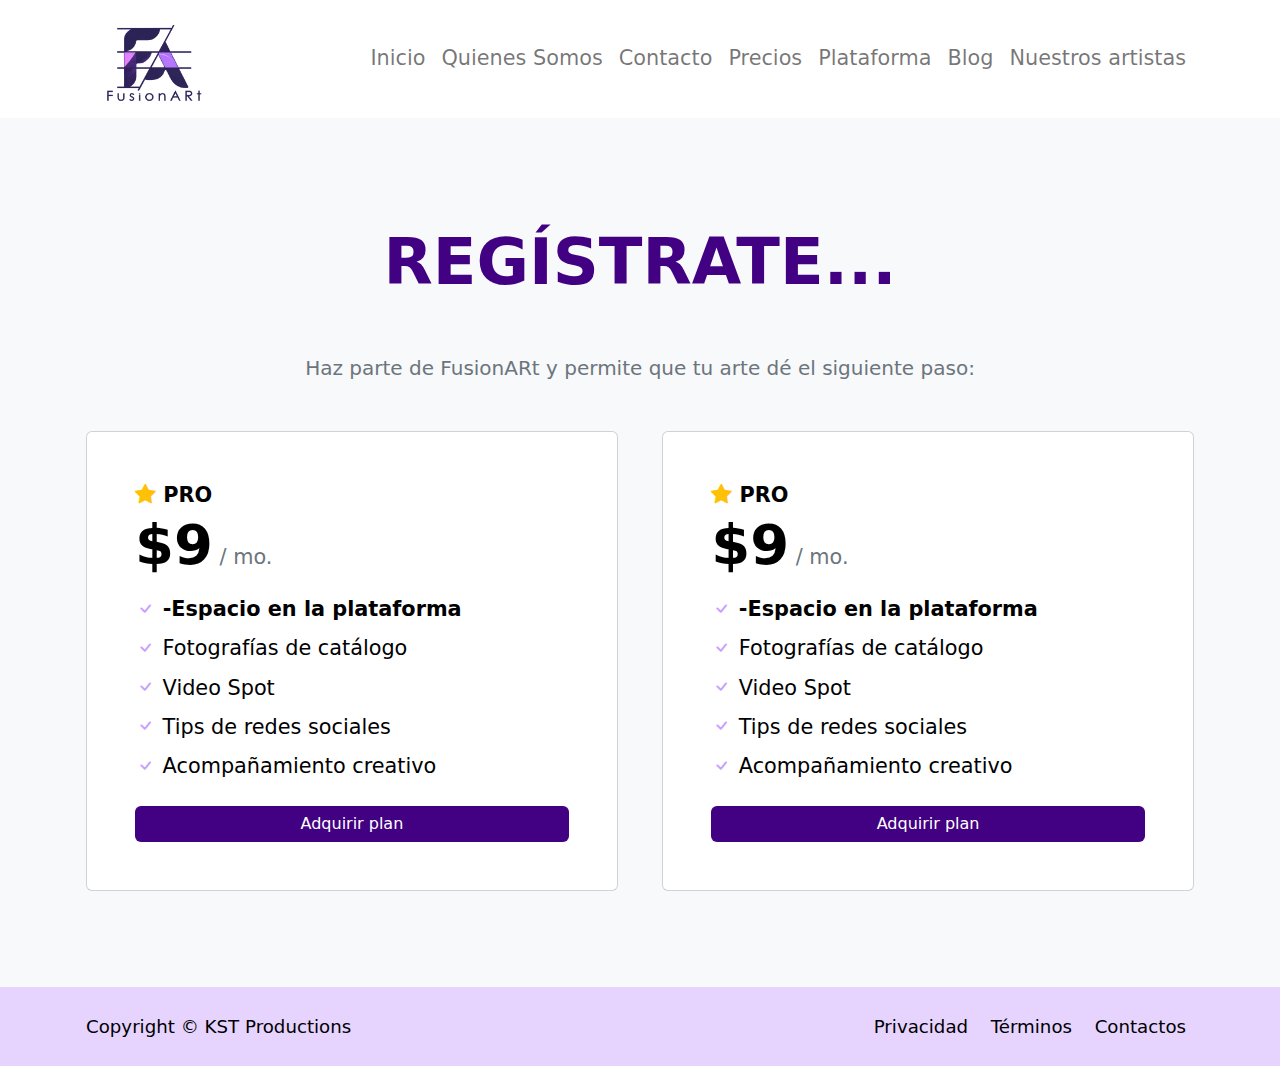
<file: fusionART-main/FUSIONART/pricing.html>
<!DOCTYPE html>
<html lang="es">
<head>
    <meta charset="utf-8" />
    <meta name="viewport" content="width=device-width, initial-scale=1, shrink-to-fit=no" />
    <meta name="description" content="" />
    <meta name="author" content="" />
    <title>FusionARt</title>
    <link rel="icon" type="image/x-icon" href="assets/favicon.ico" />
    <link href="https://cdn.jsdelivr.net/npm/bootstrap-icons@1.5.0/font/bootstrap-icons.css" rel="stylesheet" />
    <link href="css/styles.css" rel="stylesheet" />
</head>
<body class="d-flex flex-column">
<main class="flex-shrink-0">
    <nav class="navbar navbar-expand-lg bg-dark">
        <div class="container px-5">
            <a class="navbar-brand" href="index.html"><img src="images/NuevoLoge.png" height="80" alt=""></a>
            <button class="navbar-toggler" type="button" data-bs-toggle="collapse" data-bs-target="#navbarSupportedContent" aria-controls="navbarSupportedContent" aria-expanded="false" aria-label="Toggle navigation"><span class="navbar-toggler-icon"></span></button>
            <div class="collapse navbar-collapse" id="navbarSupportedContent">
                <ul class="navbar-nav ms-auto mb-2 mb-lg-0">
                    <li class="nav-item"><a class="nav-link" href="inicioArtista.html">Inicio</a></li>
                    <li class="nav-item"><a class="nav-link" href="about.html">Quienes Somos</a></li>
                    <li class="nav-item"><a class="nav-link" href="contact.html">Contacto</a></li>
                    <li class="nav-item"><a class="nav-link" href="pricing.html">Precios</a></li>
                    <li class="nav-item"><a class="nav-link" href="faq.html">Plataforma</a></li>
                    <li class="nav-item"><a class="nav-link" href="blog-home.html">Blog</a></li>
                    <li class="nav-item"><a class="nav-link" href="portfolio-overview.html">Nuestros artistas</a></li>
                </ul>
            </div>
        </div>
    </nav>

    <section class="bg-light py-5">
        <div class="container px-5 my-5">
            <div class="text-center mb-5">
                <h1 class="fw-bolder fs-Pay text-secondary">REGÍSTRATE...</h1>
                <p class="lead fw-normal text-muted mb-0">Haz parte de FusionARt y permite que tu arte dé el siguiente paso:</p>
            </div>

            <div style="display: flex; justify-content: space-between; flex-wrap: wrap; gap: 20px;">
                <div style="flex: 1; min-width: 300px; max-width: 48%;">
                    <div class="card h-100">
                        <div class="card-body p-5">
                            <div class="text-uppercase fw-bold">
                                <i class="bi bi-star-fill text-warning"></i> Pro
                            </div>
                            <div class="mb-3">
                                <span class="display-4 fw-bold">$9</span>
                                <span class="text-muted">/ mo.</span>
                            </div>
                            <ul class="list-unstyled mb-4">
                                <li class="mb-2"><i class="bi bi-check text-primary"></i> <strong>-Espacio en la plataforma</strong></li>
                                <li class="mb-2"><i class="bi bi-check text-primary"></i> Fotografías de catálogo</li>
                                <li class="mb-2"><i class="bi bi-check text-primary"></i> Video Spot</li>
                                <li class="mb-2"><i class="bi bi-check text-primary"></i> Tips de redes sociales</li>
                                <li class="mb-2"><i class="bi bi-check text-primary"></i> Acompañamiento creativo</li>
                            </ul>
                            <div class="d-grid"><a class="btn btn-primary" href="#!">Adquirir plan</a></div>
                        </div>
                    </div>
                </div>

                <div style="flex: 1; min-width: 300px; max-width: 48%;">
                    <div class="card h-100">
                        <div class="card-body p-5">
                            <div class="text-uppercase fw-bold">
                                <i class="bi bi-star-fill text-warning"></i> Pro
                            </div>
                            <div class="mb-3">
                                <span class="display-4 fw-bold">$9</span>
                                <span class="text-muted">/ mo.</span>
                            </div>
                            <ul class="list-unstyled mb-4">
                                <li class="mb-2"><i class="bi bi-check text-primary"></i> <strong>-Espacio en la plataforma</strong></li>
                                <li class="mb-2"><i class="bi bi-check text-primary"></i> Fotografías de catálogo</li>
                                <li class="mb-2"><i class="bi bi-check text-primary"></i> Video Spot</li>
                                <li class="mb-2"><i class="bi bi-check text-primary"></i> Tips de redes sociales</li>
                                <li class="mb-2"><i class="bi bi-check text-primary"></i> Acompañamiento creativo</li>
                            </ul>
                            <div class="d-grid"><a class="btn btn-primary" href="#!">Adquirir plan</a></div>
                        </div>
                    </div>
                </div>
            </div>
        </div>
    </section>
</main>

<footer class="bg-primary bg-opacity-25 py-4 mt-auto">
    <div class="container px-5">
        <div class="row align-items-center justify-content-between flex-column flex-sm-row">
            <div class="col-auto"><div class="small m-0 text-black">Copyright &copy; KST Productions</div></div>
            <div class="col-auto">
                <a class="link-light text-black mx-2 no-underline small" href="#!">Privacidad</a>
                <a class="link-light text-black mx-2 no-underline small" href="#!">Términos</a>
                <a class="link-light text-black mx-2 no-underline small" href="contact.html">Contactos</a>
            </div>
        </div>
    </div>
</footer>

<script src="https://cdn.jsdelivr.net/npm/bootstrap@5.2.3/dist/js/bootstrap.bundle.min.js"></script>
<script src="js/scripts.js"></script>
</body>
</html>
</file>
<file: fusionART-main/FUSIONART/css/styles.css>
@charset "UTF-8";


:root {
  --bs-blue: #6d065f;
  --bs-indigo: #900b9c;
  --bs-purple: #b90d94;
  --bs-pink: #d63384;
  --bs-red: #dc3545;
  --bs-orange: #fd7e14;
  --bs-yellow: #ffc107;
  --bs-green: #198754;
  --bs-teal: #20c997;
  --bs-cyan: #0dcaf0;
  --bs-black: #000;
  --bs-white: #fff;
  --bs-gray: #701678;
  --bs-gray-dark: #343a40;
  --bs-gray-100: #f8f9fa;
  --bs-gray-200: #e9ecef;
  --bs-gray-300: #dee2e6;
  --bs-gray-400: #ced4da;
  --bs-gray-500: #adb5bd;
  --bs-gray-600: #6c757d;
  --bs-gray-700: #701678;
  --bs-gray-800: #343a40;
  --bs-gray-900: #212529;
  --bs-primary: #0d6efd;
  --bs-secondary: #6c757d;
  --bs-success: #198754;
  --bs-info: #0dcaf0;
  --bs-warning: #ffc107;
  --bs-danger: #dc3545;
  --bs-light: #f8f9fa;
  --bs-dark: #000000;
  --bs-primary-rgb: 200, 160, 255;
  --bs-secondary-rgb: 65, 1, 130;
  --bs-success-rgb: 25, 135, 84;
  --bs-info-rgb: 13, 202, 240;
  --bs-warning-rgb: 255, 193, 7;
  --bs-danger-rgb: 220, 53, 69;
  --bs-light-rgb: 248, 249, 250;
  --bs-dark-rgb:400,400,400;
  --bs-white-rgb: 255, 255, 255;
  --bs-black-rgb: 0, 0, 0;
  --bs-body-color-rgb: 33, 37, 41;
  --bs-body-bg-rgb: 255, 255, 255;
  --bs-font-sans-serif: system-ui, -apple-system, "Segoe UI", Roboto, "Helvetica Neue", "Noto Sans", "Liberation Sans", Arial, sans-serif, "Apple Color Emoji", "Segoe UI Emoji", "Segoe UI Symbol", "Noto Color Emoji";
  --bs-font-monospace: SFMono-Regular, Menlo, Monaco, Consolas, "Liberation Mono", "Courier New", monospace;
  --bs-gradient: linear-gradient(180deg, #80268026, rgba(255, 255, 255, 0));
  --bs-body-font-family: var(--bs-font-sans-serif);
  --bs-body-font-size: 1.3rem;
  --bs-body-font-weight: 400;
  --bs-body-line-height: 1.5;
  --bs-body-color: #000000;
  --bs-body-bg: #fff;
  --bs-border-width: 1px;
  --bs-border-style: solid;
  --bs-border-color: #dee2e6;
  --bs-border-color-translucent: rgba(0, 0, 0, 0.175);
  --bs-border-radius: 0.375rem;
  --bs-border-radius-sm: 0.25rem;
  --bs-border-radius-lg: 0.5rem;
  --bs-border-radius-xl: 1rem;
  --bs-border-radius-2xl: 2rem;
  --bs-border-radius-pill: 50rem;
  --bs-link-color: #0d6efd;
  --bs-link-hover-color: #0a58ca;
  --bs-code-color: #d63384;
  --bs-highlight-bg: #fff3cd;
}


*,
*::before,
*::after {
  box-sizing: border-box;
}

@media (prefers-reduced-motion: no-preference) {
  :root {
    scroll-behavior: smooth;
  }
}


body {
  margin: 0;
  font-family: var(--bs-body-font-family);
  font-size: var(--bs-body-font-size);
  font-weight: var(--bs-body-font-weight);
  line-height: var(--bs-body-line-height);
  color: var(--bs-body-color);
  text-align: var(--bs-body-text-align);
  background-color: var(--bs-body-bg);
  -webkit-text-size-adjust: 100%;
  -webkit-tap-highlight-color: rgba(175, 22, 22, 0);
}


hr {
  margin: 1rem 0;
  color: inherit;
  border: 0;
  border-top: 1px solid;
  opacity: 0.25;
}


h1, .h1 {
  font-size: calc(1.375rem + 1.5vw);
}
@media (min-width: 1200px) {
  h1, .h1 {
    font-size: 2.5rem;
  }


}

h2, .h2 {
  font-size: calc(1.325rem + 0.9vw);
}
@media (min-width: 1200px) {
  h2, .h2 {
    font-size: 2rem;
  }
}

h3, .h3 {
  font-size: calc(1.3rem + 0.6vw);
}
@media (min-width: 1200px) {
  h3, .h3 {
    font-size: 1.75rem;
  }
}

h4, .h4 {
  font-size: calc(1.275rem + 0.3vw);
}
@media (min-width: 1200px) {
  h4, .h4 {
    font-size: 1.5rem;
  }
}

h5, .h5 {
  font-size: 1.25rem;
}

h6, .h6 {
  font-size: 1rem;
}

p {
  margin-top: 0;
  margin-bottom: 1rem;
}

abbr[title] {
  -webkit-text-decoration: underline dotted;
          text-decoration: underline dotted;
  cursor: help;
  -webkit-text-decoration-skip-ink: none;
          text-decoration-skip-ink: none;
}

address {
  margin-bottom: 1rem;
  font-style: normal;
  line-height: inherit;
}

ol,
ul {
  padding-left: 2rem;
}

ol,
ul,
dl {
  margin-top: 0;
  margin-bottom: 1rem;
}

ol ol,
ul ul,
ol ul,
ul ol {
  margin-bottom: 0;
}

dt {
  font-weight: 700;
}

dd {
  margin-bottom: 0.5rem;
  margin-left: 0;
}

blockquote {
  margin: 0 0 1rem;
}

a.no-underline {
  text-decoration: none;
}

b,
strong {
  font-weight: bolder;
}

small, .small {
  font-size: 0.875em;
  
}

mark, .mark {
  padding: 0.1875em;
  background-color: var(--bs-highlight-bg);
}

sub,
sup {
  position: relative;
  font-size: 0.75em;
  line-height: 0;
  vertical-align: baseline;
}

sub {
  bottom: -0.25em;
}

sup {
  top: -0.5em;
}

a {
  color: var(--bs-link-color);
  text-decoration: underline;
}
a:hover {
  color: var(--bs-link-hover-color);
}

a:not([href]):not([class]), a:not([href]):not([class]):hover {
  color: inherit;
  text-decoration: none;
}

pre,
code,
kbd,
samp {
  font-family: var(--bs-font-monospace);
  font-size: 1em;
}

pre {
  display: block;
  margin-top: 0;
  margin-bottom: 1rem;
  overflow: auto;
  font-size: 0.875em;
}
pre code {
  font-size: inherit;
  color: inherit;
  word-break: normal;
}

code {
  font-size: 0.875em;
  color: var(--bs-code-color);
  word-wrap: break-word;
}
a > code {
  color: inherit;
}

kbd {
  padding: 0.1875rem 0.375rem;
  font-size: 0.875em;
  color: var(--bs-body-bg);
  background-color: var(--bs-body-color);
  border-radius: 0.25rem;
}
kbd kbd {
  padding: 0;
  font-size: 1em;
}

figure {
  margin: 0 0 1rem;
}

img,
svg {
  vertical-align: middle;
}

table {
  caption-side: bottom;
  border-collapse: collapse;
}

caption {
  padding-top: 0.5rem;
  padding-bottom: 0.5rem;
  color: #6c757d;
  text-align: left;
}

th {
  text-align: inherit;
  text-align: -webkit-match-parent;
}

thead,
tbody,
tfoot,
tr,
td,
th {
  border-color: inherit;
  border-style: solid;
  border-width: 0;
}

label {
  display: inline-block;
}

button {
  border-radius: 0;
}

button:focus:not(:focus-visible) {
  outline: 0;
}

input,
button,
select,
optgroup,
textarea {
  margin: 0;
  font-family: inherit;
  font-size: inherit;
  line-height: inherit;
}

button,
select {
  text-transform: none;
}

[role=button] {
  cursor: pointer;
}

select {
  word-wrap: normal;
}
select:disabled {
  opacity: 1;
}

[list]:not([type=date]):not([type=datetime-local]):not([type=month]):not([type=week]):not([type=time])::-webkit-calendar-picker-indicator {
  display: none !important;
}

button,
[type=button],
[type=reset],
[type=submit] {
  -webkit-appearance: button;
}
button:not(:disabled),
[type=button]:not(:disabled),
[type=reset]:not(:disabled),
[type=submit]:not(:disabled) {
  cursor: pointer;
}

::-moz-focus-inner {
  padding: 0;
  border-style: none;
}

textarea {
  resize: vertical;
}

fieldset {
  min-width: 0;
  padding: 0;
  margin: 0;
  border: 0;
}

legend {
  float: left;
  width: 100%;
  padding: 0;
  margin-bottom: 0.5rem;
  font-size: calc(1.275rem + 0.3vw);
  line-height: inherit;
}
@media (min-width: 1200px) {
  legend {
    font-size: 1.5rem;
  }
}
legend + * {
  clear: left;
}

::-webkit-datetime-edit-fields-wrapper,
::-webkit-datetime-edit-text,
::-webkit-datetime-edit-minute,
::-webkit-datetime-edit-hour-field,
::-webkit-datetime-edit-day-field,
::-webkit-datetime-edit-month-field,
::-webkit-datetime-edit-year-field {
  padding: 0;
}

::-webkit-inner-spin-button {
  height: auto;
}

[type=search] {
  outline-offset: -2px;
  -webkit-appearance: textfield;
}

/* rtl:raw:
[type="tel"],
[type="url"],
[type="email"],
[type="number"] {
  direction: ltr;
}
*/
::-webkit-search-decoration {
  -webkit-appearance: none;
}

::-webkit-color-swatch-wrapper {
  padding: 0;
}

::file-selector-button {
  font: inherit;
  -webkit-appearance: button;
}

output {
  display: inline-block;
}

iframe {
  border: 0;
}

summary {
  display: list-item;
  cursor: pointer;
}

progress {
  vertical-align: baseline;
}

[hidden] {
  display: none !important;
}

.lead {
  font-size: 1.25rem;
  font-weight: 300;
}

.display-1 {
  font-size: calc(1.625rem + 4.5vw);
  font-weight: 300;
  line-height: 1.2;
}
@media (min-width: 1200px) {
  .display-1 {
    font-size: 5rem;
  }
}

.display-2 {
  font-size: calc(1.575rem + 3.9vw);
  font-weight: 300;
  line-height: 1.2;
}
@media (min-width: 1200px) {
  .display-2 {
    font-size: 4.5rem;
  }
}

.display-3 {
  font-size: calc(1.525rem + 3.3vw);
  font-weight: 300;
  line-height: 1.2;
}
@media (min-width: 1200px) {
  .display-3 {
    font-size: 4rem;
  }
}

.display-4 {
  font-size: calc(1.475rem + 2.7vw);
  font-weight: 300;
  line-height: 1.2;
}
@media (min-width: 1200px) {
  .display-4 {
    font-size: 3.5rem;
  }
}

.display-5 {
  font-size: calc(1.425rem + 2.1vw);
  font-weight: 300;
  line-height: 1.2;
}
@media (min-width: 1200px) {
  .display-5 {
    font-size: 3rem;
  }
}

.display-6 {
  font-size: calc(1.375rem + 1.5vw);
  font-weight: 300;
  line-height: 1.2;
}
@media (min-width: 1200px) {
  .display-6 {
    font-size: 2.5rem;
  }
}

.list-unstyled {
  padding-left: 0;
  list-style: none;
}

.list-inline {
  padding-left: 0;
  list-style: none;
}

.list-inline-item {
  display: inline-block;
}
.list-inline-item:not(:last-child) {
  margin-right: 0.5rem;
}

.initialism {
  font-size: 0.875em;
  text-transform: uppercase;
}

.blockquote {
  margin-bottom: 1rem;
  font-size: 1.25rem;
}
.blockquote > :last-child {
  margin-bottom: 0;
}

.blockquote-footer {
  margin-top: -1rem;
  margin-bottom: 1rem;
  font-size: 0.875em;
  color: #b6069e;
}
.blockquote-footer::before {
  content: "— ";
}

.img-fluid {
  max-width: 100%;
  height: auto;
}

.img-thumbnail {
  padding: 0.25rem;
  background-color: #fff;
  border: 1px solid var(--bs-border-color);
  border-radius: 0.375rem;
  max-width: 100%;
  height: auto;
}

.figure {
  display: inline-block;
}

.figure-img {
  margin-bottom: 0.5rem;
  line-height: 1;
}

.figure-caption {
  font-size: 0.875em;
  color: #6c757d;
}

.container,
.container-fluid,
.container-xxl,
.container-xl,
.container-lg,
.container-md,
.container-sm {
  --bs-gutter-x: 1.5rem;
  --bs-gutter-y: 0;
  width: 100%;
  padding-right: calc(var(--bs-gutter-x) * 0.5);
  padding-left: calc(var(--bs-gutter-x) * 0.5);
  margin-right: auto;
  margin-left: auto;
 
}


.fondo-principal {
    background-image: url('../images/fondo.jpg');
    background-size: cover;
    background-position: center;
    background-repeat: no-repeat;
    min-height: 100vh;
}

.superpuesto {
    position: absolute;
    top: 50%;
    left: 50%;
    transform: translate(-50%, -50%);
    color: white;
    background-color: rgba(0, 0, 0, 0.5); 
    padding: 10px 20px;
    border-radius: 10px;
}

@media (min-width: 576px) {
  .container-sm, .container {
    max-width: 540px;
  
  }
  
}
@media (min-width: 768px) {
  .container-md, .container-sm, .container {
    max-width: 720px;
  }
}
@media (min-width: 992px) {
  .container-lg, .container-md, .container-sm, .container {
    max-width: 960px;
  }
}
@media (min-width: 1200px) {
  .container-xl, .container-lg, .container-md, .container-sm, .container {
    max-width: 1140px;
  }
}
@media (min-width: 1400px) {
  .container-xxl, .container-xl, .container-lg, .container-md, .container-sm, .container {
    max-width: 1320px;
  }
}
.row {
  --bs-gutter-x: 1.5rem;
  --bs-gutter-y: 0;
  display: flex;
  flex-wrap: wrap;
  margin-top: calc(-1 * var(--bs-gutter-y));
  margin-right: calc(-0.5 * var(--bs-gutter-x));
  margin-left: calc(-0.5 * var(--bs-gutter-x));
}
.row > * {
  flex-shrink: 0;
  width: 100%;
  max-width: 100%;
  padding-right: calc(var(--bs-gutter-x) * 0.5);
  padding-left: calc(var(--bs-gutter-x) * 0.5);
  margin-top: var(--bs-gutter-y);
}

.col {
  flex: 1 0 0%;
}

.row-cols-auto > * {
  flex: 0 0 auto;
  width: auto;
}

.row-cols-1 > * {
  flex: 0 0 auto;
  width: 100%;
}

.row-cols-2 > * {
  flex: 0 0 auto;
  width: 50%;
}

.row-cols-3 > * {
  flex: 0 0 auto;
  width: 33.3333333333%;
}

.row-cols-4 > * {
  flex: 0 0 auto;
  width: 25%;
}

.row-cols-5 > * {
  flex: 0 0 auto;
  width: 20%;
}

.row-cols-6 > * {
  flex: 0 0 auto;
  width: 16.6666666667%;
}

.col-auto {
  flex: 0 0 auto;
  width: auto;
}

.col-1 {
  flex: 0 0 auto;
  width: 8.33333333%;
}

.col-2 {
  flex: 0 0 auto;
  width: 16.66666667%;
}

.col-3 {
  flex: 0 0 auto;
  width: 25%;
}

.col-4 {
  flex: 0 0 auto;
  width: 33.33333333%;
}

.col-5 {
  flex: 0 0 auto;
  width: 41.66666667%;
}

.col-6 {
  flex: 0 0 auto;
  width: 50%;
}

.col-7 {
  flex: 0 0 auto;
  width: 58.33333333%;
}

.col-8 {
  flex: 0 0 auto;
  width: 66.66666667%;
}

.col-9 {
  flex: 0 0 auto;
  width: 75%;
}

.col-10 {
  flex: 0 0 auto;
  width: 83.33333333%;
}

.col-11 {
  flex: 0 0 auto;
  width: 91.66666667%;
}

.col-12 {
  flex: 0 0 auto;
  width: 100%;
}

.offset-1 {
  margin-left: 8.33333333%;
}

.offset-2 {
  margin-left: 16.66666667%;
}

.offset-3 {
  margin-left: 25%;
}

.offset-4 {
  margin-left: 33.33333333%;
}

.offset-5 {
  margin-left: 41.66666667%;
}

.offset-6 {
  margin-left: 50%;
}

.offset-7 {
  margin-left: 58.33333333%;
}

.offset-8 {
  margin-left: 66.66666667%;
}

.offset-9 {
  margin-left: 75%;
}

.offset-10 {
  margin-left: 83.33333333%;
}

.offset-11 {
  margin-left: 91.66666667%;
}

.g-0,
.gx-0 {
  --bs-gutter-x: 0;
}

.g-0,
.gy-0 {
  --bs-gutter-y: 0;
}

.g-1,
.gx-1 {
  --bs-gutter-x: 0.25rem;
}

.g-1,
.gy-1 {
  --bs-gutter-y: 0.25rem;
}

.g-2,
.gx-2 {
  --bs-gutter-x: 0.5rem;
}

.g-2,
.gy-2 {
  --bs-gutter-y: 0.5rem;
}

.g-3,
.gx-3 {
  --bs-gutter-x: 1rem;
}

.g-3,
.gy-3 {
  --bs-gutter-y: 1rem;
}

.g-4,
.gx-4 {
  --bs-gutter-x: 1.5rem;
}

.g-4,
.gy-4 {
  --bs-gutter-y: 1.5rem;
}

.g-5,
.gx-5 {
  --bs-gutter-x: 3rem;
}

.g-5,
.gy-5 {
  --bs-gutter-y: 3rem;
}

@media (min-width: 576px) {
  .col-sm {
    flex: 1 0 0%;
  }
  .row-cols-sm-auto > * {
    flex: 0 0 auto;
    width: auto;
  }
  .row-cols-sm-1 > * {
    flex: 0 0 auto;
    width: 100%;
  }
  .row-cols-sm-2 > * {
    flex: 0 0 auto;
    width: 50%;
  }
  .row-cols-sm-3 > * {
    flex: 0 0 auto;
    width: 33.3333333333%;
  }
  .row-cols-sm-4 > * {
    flex: 0 0 auto;
    width: 25%;
  }
  .row-cols-sm-5 > * {
    flex: 0 0 auto;
    width: 20%;
  }
  .row-cols-sm-6 > * {
    flex: 0 0 auto;
    width: 16.6666666667%;
  }
  .col-sm-auto {
    flex: 0 0 auto;
    width: auto;
  }
  .col-sm-1 {
    flex: 0 0 auto;
    width: 8.33333333%;
  }
  .col-sm-2 {
    flex: 0 0 auto;
    width: 16.66666667%;
  }
  .col-sm-3 {
    flex: 0 0 auto;
    width: 25%;
  }
  .col-sm-4 {
    flex: 0 0 auto;
    width: 33.33333333%;
  }
  .col-sm-5 {
    flex: 0 0 auto;
    width: 41.66666667%;
  }
  .col-sm-6 {
    flex: 0 0 auto;
    width: 50%;
  }
  .col-sm-7 {
    flex: 0 0 auto;
    width: 58.33333333%;
  }
  .col-sm-8 {
    flex: 0 0 auto;
    width: 66.66666667%;
  }
  .col-sm-9 {
    flex: 0 0 auto;
    width: 75%;
  }
  .col-sm-10 {
    flex: 0 0 auto;
    width: 83.33333333%;
  }
  .col-sm-11 {
    flex: 0 0 auto;
    width: 91.66666667%;
  }
  .col-sm-12 {
    flex: 0 0 auto;
    width: 100%;
  }
  .offset-sm-0 {
    margin-left: 0;
  }
  .offset-sm-1 {
    margin-left: 8.33333333%;
  }
  .offset-sm-2 {
    margin-left: 16.66666667%;
  }
  .offset-sm-3 {
    margin-left: 25%;
  }
  .offset-sm-4 {
    margin-left: 33.33333333%;
  }
  .offset-sm-5 {
    margin-left: 41.66666667%;
  }
  .offset-sm-6 {
    margin-left: 50%;
  }
  .offset-sm-7 {
    margin-left: 58.33333333%;
  }
  .offset-sm-8 {
    margin-left: 66.66666667%;
  }
  .offset-sm-9 {
    margin-left: 75%;
  }
  .offset-sm-10 {
    margin-left: 83.33333333%;
  }
  .offset-sm-11 {
    margin-left: 91.66666667%;
  }
  .g-sm-0,
  .gx-sm-0 {
    --bs-gutter-x: 0;
  }
  .g-sm-0,
  .gy-sm-0 {
    --bs-gutter-y: 0;
  }
  .g-sm-1,
  .gx-sm-1 {
    --bs-gutter-x: 0.25rem;
  }
  .g-sm-1,
  .gy-sm-1 {
    --bs-gutter-y: 0.25rem;
  }
  .g-sm-2,
  .gx-sm-2 {
    --bs-gutter-x: 0.5rem;
  }
  .g-sm-2,
  .gy-sm-2 {
    --bs-gutter-y: 0.5rem;
  }
  .g-sm-3,
  .gx-sm-3 {
    --bs-gutter-x: 1rem;
  }
  .g-sm-3,
  .gy-sm-3 {
    --bs-gutter-y: 1rem;
  }
  .g-sm-4,
  .gx-sm-4 {
    --bs-gutter-x: 1.5rem;
  }
  .g-sm-4,
  .gy-sm-4 {
    --bs-gutter-y: 1.5rem;
  }
  .g-sm-5,
  .gx-sm-5 {
    --bs-gutter-x: 3rem;
  }
  .g-sm-5,
  .gy-sm-5 {
    --bs-gutter-y: 3rem;
  }
}
@media (min-width: 768px) {
  .col-md {
    flex: 1 0 0%;
  }
  .row-cols-md-auto > * {
    flex: 0 0 auto;
    width: auto;
  }
  .row-cols-md-1 > * {
    flex: 0 0 auto;
    width: 100%;
  }
  .row-cols-md-2 > * {
    flex: 0 0 auto;
    width: 50%;
  }
  .row-cols-md-3 > * {
    flex: 0 0 auto;
    width: 33.3333333333%;
  }
  .row-cols-md-4 > * {
    flex: 0 0 auto;
    width: 25%;
  }
  .row-cols-md-5 > * {
    flex: 0 0 auto;
    width: 20%;
  }
  .row-cols-md-6 > * {
    flex: 0 0 auto;
    width: 16.6666666667%;
  }
  .col-md-auto {
    flex: 0 0 auto;
    width: auto;
  }
  .col-md-1 {
    flex: 0 0 auto;
    width: 8.33333333%;
  }
  .col-md-2 {
    flex: 0 0 auto;
    width: 16.66666667%;
  }
  .col-md-3 {
    flex: 0 0 auto;
    width: 25%;
  }
  .col-md-4 {
    flex: 0 0 auto;
    width: 33.33333333%;
  }
  .col-md-5 {
    flex: 0 0 auto;
    width: 41.66666667%;
  }
  .col-md-6 {
    flex: 0 0 auto;
    width: 50%;
  }
  .col-md-7 {
    flex: 0 0 auto;
    width: 58.33333333%;
  }
  .col-md-8 {
    flex: 0 0 auto;
    width: 66.66666667%;
  }
  .col-md-9 {
    flex: 0 0 auto;
    width: 75%;
  }
  .col-md-10 {
    flex: 0 0 auto;
    width: 83.33333333%;
  }
  .col-md-11 {
    flex: 0 0 auto;
    width: 91.66666667%;
  }
  .col-md-12 {
    flex: 0 0 auto;
    width: 100%;
  }
  .offset-md-0 {
    margin-left: 0;
  }
  .offset-md-1 {
    margin-left: 8.33333333%;
  }
  .offset-md-2 {
    margin-left: 16.66666667%;
  }
  .offset-md-3 {
    margin-left: 25%;
  }
  .offset-md-4 {
    margin-left: 33.33333333%;
  }
  .offset-md-5 {
    margin-left: 41.66666667%;
  }
  .offset-md-6 {
    margin-left: 50%;
  }
  .offset-md-7 {
    margin-left: 58.33333333%;
  }
  .offset-md-8 {
    margin-left: 66.66666667%;
  }
  .offset-md-9 {
    margin-left: 75%;
  }
  .offset-md-10 {
    margin-left: 83.33333333%;
  }
  .offset-md-11 {
    margin-left: 91.66666667%;
  }
  .g-md-0,
  .gx-md-0 {
    --bs-gutter-x: 0;
  }
  .g-md-0,
  .gy-md-0 {
    --bs-gutter-y: 0;
  }
  .g-md-1,
  .gx-md-1 {
    --bs-gutter-x: 0.25rem;
  }
  .g-md-1,
  .gy-md-1 {
    --bs-gutter-y: 0.25rem;
  }
  .g-md-2,
  .gx-md-2 {
    --bs-gutter-x: 0.5rem;
  }
  .g-md-2,
  .gy-md-2 {
    --bs-gutter-y: 0.5rem;
  }
  .g-md-3,
  .gx-md-3 {
    --bs-gutter-x: 1rem;
  }
  .g-md-3,
  .gy-md-3 {
    --bs-gutter-y: 1rem;
  }
  .g-md-4,
  .gx-md-4 {
    --bs-gutter-x: 1.5rem;
  }
  .g-md-4,
  .gy-md-4 {
    --bs-gutter-y: 1.5rem;
  }
  .g-md-5,
  .gx-md-5 {
    --bs-gutter-x: 3rem;
  }
  .g-md-5,
  .gy-md-5 {
    --bs-gutter-y: 3rem;
  }
}
@media (min-width: 992px) {
  .col-lg {
    flex: 1 0 0%;
  }
  .row-cols-lg-auto > * {
    flex: 0 0 auto;
    width: auto;
  }
  .row-cols-lg-1 > * {
    flex: 0 0 auto;
    width: 100%;
  }
  .row-cols-lg-2 > * {
    flex: 0 0 auto;
    width: 50%;
  }
  .row-cols-lg-3 > * {
    flex: 0 0 auto;
    width: 33.3333333333%;
  }
  .row-cols-lg-4 > * {
    flex: 0 0 auto;
    width: 25%;
  }
  .row-cols-lg-5 > * {
    flex: 0 0 auto;
    width: 20%;
  }
  .row-cols-lg-6 > * {
    flex: 0 0 auto;
    width: 16.6666666667%;
  }
  .col-lg-auto {
    flex: 0 0 auto;
    width: auto;
  }
  .col-lg-1 {
    flex: 0 0 auto;
    width: 8.33333333%;
  }
  .col-lg-2 {
    flex: 0 0 auto;
    width: 16.66666667%;
  }
  .col-lg-3 {
    flex: 0 0 auto;
    width: 25%;
  }
  .col-lg-4 {
    flex: 0 0 auto;
    width: 33.33333333%;
  }
  .col-lg-5 {
    flex: 0 0 auto;
    width: 41.66666667%;
  }
  .col-lg-6 {
    flex: 0 0 auto;
    width: 50%;
  }
  .col-lg-7 {
    flex: 0 0 auto;
    width: 58.33333333%;
  }
  .col-lg-8 {
    flex: 0 0 auto;
    width: 66.66666667%;
  }
  .col-lg-9 {
    flex: 0 0 auto;
    width: 75%;
  }
  .col-lg-10 {
    flex: 0 0 auto;
    width: 83.33333333%;
  }
  .col-lg-11 {
    flex: 0 0 auto;
    width: 91.66666667%;
  }
  .col-lg-12 {
    flex: 0 0 auto;
    width: 100%;
  }
  .offset-lg-0 {
    margin-left: 0;
  }
  .offset-lg-1 {
    margin-left: 8.33333333%;
  }
  .offset-lg-2 {
    margin-left: 16.66666667%;
  }
  .offset-lg-3 {
    margin-left: 25%;
  }
  .offset-lg-4 {
    margin-left: 33.33333333%;
  }
  .offset-lg-5 {
    margin-left: 41.66666667%;
  }
  .offset-lg-6 {
    margin-left: 50%;
  }
  .offset-lg-7 {
    margin-left: 58.33333333%;
  }
  .offset-lg-8 {
    margin-left: 66.66666667%;
  }
  .offset-lg-9 {
    margin-left: 75%;
  }
  .offset-lg-10 {
    margin-left: 83.33333333%;
  }
  .offset-lg-11 {
    margin-left: 91.66666667%;
  }
  .g-lg-0,
  .gx-lg-0 {
    --bs-gutter-x: 0;
  }
  .g-lg-0,
  .gy-lg-0 {
    --bs-gutter-y: 0;
  }
  .g-lg-1,
  .gx-lg-1 {
    --bs-gutter-x: 0.25rem;
  }
  .g-lg-1,
  .gy-lg-1 {
    --bs-gutter-y: 0.25rem;
  }
  .g-lg-2,
  .gx-lg-2 {
    --bs-gutter-x: 0.5rem;
  }
  .g-lg-2,
  .gy-lg-2 {
    --bs-gutter-y: 0.5rem;
  }
  .g-lg-3,
  .gx-lg-3 {
    --bs-gutter-x: 1rem;
  }
  .g-lg-3,
  .gy-lg-3 {
    --bs-gutter-y: 1rem;
  }
  .g-lg-4,
  .gx-lg-4 {
    --bs-gutter-x: 1.5rem;
  }
  .g-lg-4,
  .gy-lg-4 {
    --bs-gutter-y: 1.5rem;
  }
  .g-lg-5,
  .gx-lg-5 {
    --bs-gutter-x: 3rem;
  }
  .g-lg-5,
  .gy-lg-5 {
    --bs-gutter-y: 3rem;
  }
}
@media (min-width: 1200px) {
  .col-xl {
    flex: 1 0 0%;
  }
  .row-cols-xl-auto > * {
    flex: 0 0 auto;
    width: auto;
  }
  .row-cols-xl-1 > * {
    flex: 0 0 auto;
    width: 100%;
  }
  .row-cols-xl-2 > * {
    flex: 0 0 auto;
    width: 50%;
  }
  .row-cols-xl-3 > * {
    flex: 0 0 auto;
    width: 33.3333333333%;
  }
  .row-cols-xl-4 > * {
    flex: 0 0 auto;
    width: 25%;
  }
  .row-cols-xl-5 > * {
    flex: 0 0 auto;
    width: 20%;
  }
  .row-cols-xl-6 > * {
    flex: 0 0 auto;
    width: 16.6666666667%;
  }
  .col-xl-auto {
    flex: 0 0 auto;
    width: auto;
  }
  .col-xl-1 {
    flex: 0 0 auto;
    width: 8.33333333%;
  }
  .col-xl-2 {
    flex: 0 0 auto;
    width: 16.66666667%;
  }
  .col-xl-3 {
    flex: 0 0 auto;
    width: 25%;
  }
  .col-xl-4 {
    flex: 0 0 auto;
    width: 33.33333333%;
  }
  .col-xl-5 {
    flex: 0 0 auto;
    width: 41.66666667%;
  }
  .col-xl-6 {
    flex: 0 0 auto;
    width: 50%;
  }
  .col-xl-7 {
    flex: 0 0 auto;
    width: 58.33333333%;
  }
  .col-xl-8 {
    flex: 0 0 auto;
    width: 66.66666667%;
  }
  .col-xl-9 {
    flex: 0 0 auto;
    width: 75%;
  }
  .col-xl-10 {
    flex: 0 0 auto;
    width: 83.33333333%;
  }
  .col-xl-11 {
    flex: 0 0 auto;
    width: 91.66666667%;
  }
  .col-xl-12 {
    flex: 0 0 auto;
    width: 100%;
  }
  .offset-xl-0 {
    margin-left: 0;
  }
  .offset-xl-1 {
    margin-left: 8.33333333%;
  }
  .offset-xl-2 {
    margin-left: 16.66666667%;
  }
  .offset-xl-3 {
    margin-left: 25%;
  }
  .offset-xl-4 {
    margin-left: 33.33333333%;
  }
  .offset-xl-5 {
    margin-left: 41.66666667%;
  }
  .offset-xl-6 {
    margin-left: 50%;
  }
  .offset-xl-7 {
    margin-left: 58.33333333%;
  }
  .offset-xl-8 {
    margin-left: 66.66666667%;
  }
  .offset-xl-9 {
    margin-left: 75%;
  }
  .offset-xl-10 {
    margin-left: 83.33333333%;
  }
  .offset-xl-11 {
    margin-left: 91.66666667%;
  }
  .g-xl-0,
  .gx-xl-0 {
    --bs-gutter-x: 0;
  }
  .g-xl-0,
  .gy-xl-0 {
    --bs-gutter-y: 0;
  }
  .g-xl-1,
  .gx-xl-1 {
    --bs-gutter-x: 0.25rem;
  }
  .g-xl-1,
  .gy-xl-1 {
    --bs-gutter-y: 0.25rem;
  }
  .g-xl-2,
  .gx-xl-2 {
    --bs-gutter-x: 0.5rem;
  }
  .g-xl-2,
  .gy-xl-2 {
    --bs-gutter-y: 0.5rem;
  }
  .g-xl-3,
  .gx-xl-3 {
    --bs-gutter-x: 1rem;
  }
  .g-xl-3,
  .gy-xl-3 {
    --bs-gutter-y: 1rem;
  }
  .g-xl-4,
  .gx-xl-4 {
    --bs-gutter-x: 1.5rem;
  }
  .g-xl-4,
  .gy-xl-4 {
    --bs-gutter-y: 1.5rem;
  }
  .g-xl-5,
  .gx-xl-5 {
    --bs-gutter-x: 3rem;
  }
  .g-xl-5,
  .gy-xl-5 {
    --bs-gutter-y: 3rem;
  }
}
@media (min-width: 1400px) {
  .col-xxl {
    flex: 1 0 0%;
  }
  .row-cols-xxl-auto > * {
    flex: 0 0 auto;
    width: auto;
  }
  .row-cols-xxl-1 > * {
    flex: 0 0 auto;
    width: 100%;
  }
  .row-cols-xxl-2 > * {
    flex: 0 0 auto;
    width: 50%;
  }
  .row-cols-xxl-3 > * {
    flex: 0 0 auto;
    width: 33.3333333333%;
  }
  .row-cols-xxl-4 > * {
    flex: 0 0 auto;
    width: 25%;
  }
  .row-cols-xxl-5 > * {
    flex: 0 0 auto;
    width: 20%;
  }
  .row-cols-xxl-6 > * {
    flex: 0 0 auto;
    width: 16.6666666667%;
  }
  .col-xxl-auto {
    flex: 0 0 auto;
    width: auto;
  }
  .col-xxl-1 {
    flex: 0 0 auto;
    width: 8.33333333%;
  }
  .col-xxl-2 {
    flex: 0 0 auto;
    width: 16.66666667%;
  }
  .col-xxl-3 {
    flex: 0 0 auto;
    width: 25%;
  }
  .col-xxl-4 {
    flex: 0 0 auto;
    width: 33.33333333%;
  }
  .col-xxl-5 {
    flex: 0 0 auto;
    width: 41.66666667%;
  }
  .col-xxl-6 {
    flex: 0 0 auto;
    width: 50%;
  }
  .col-xxl-7 {
    flex: 0 0 auto;
    width: 58.33333333%;
  }
  .col-xxl-8 {
    flex: 0 0 auto;
    width: 66.66666667%;
  }
  .col-xxl-9 {
    flex: 0 0 auto;
    width: 75%;
  }
  .col-xxl-10 {
    flex: 0 0 auto;
    width: 83.33333333%;
  }
  .col-xxl-11 {
    flex: 0 0 auto;
    width: 91.66666667%;
  }
  .col-xxl-12 {
    flex: 0 0 auto;
    width: 100%;
  }
  .offset-xxl-0 {
    margin-left: 0;
  }
  .offset-xxl-1 {
    margin-left: 8.33333333%;
  }
  .offset-xxl-2 {
    margin-left: 16.66666667%;
  }
  .offset-xxl-3 {
    margin-left: 25%;
  }
  .offset-xxl-4 {
    margin-left: 33.33333333%;
  }
  .offset-xxl-5 {
    margin-left: 41.66666667%;
  }
  .offset-xxl-6 {
    margin-left: 50%;
  }
  .offset-xxl-7 {
    margin-left: 58.33333333%;
  }
  .offset-xxl-8 {
    margin-left: 66.66666667%;
  }
  .offset-xxl-9 {
    margin-left: 75%;
  }
  .offset-xxl-10 {
    margin-left: 83.33333333%;
  }
  .offset-xxl-11 {
    margin-left: 91.66666667%;
  }
  .g-xxl-0,
  .gx-xxl-0 {
    --bs-gutter-x: 0;
  }
  .g-xxl-0,
  .gy-xxl-0 {
    --bs-gutter-y: 0;
  }
  .g-xxl-1,
  .gx-xxl-1 {
    --bs-gutter-x: 0.25rem;
  }
  .g-xxl-1,
  .gy-xxl-1 {
    --bs-gutter-y: 0.25rem;
  }
  .g-xxl-2,
  .gx-xxl-2 {
    --bs-gutter-x: 0.5rem;
  }
  .g-xxl-2,
  .gy-xxl-2 {
    --bs-gutter-y: 0.5rem;
  }
  .g-xxl-3,
  .gx-xxl-3 {
    --bs-gutter-x: 1rem;
  }
  .g-xxl-3,
  .gy-xxl-3 {
    --bs-gutter-y: 1rem;
  }
  .g-xxl-4,
  .gx-xxl-4 {
    --bs-gutter-x: 1.5rem;
  }
  .g-xxl-4,
  .gy-xxl-4 {
    --bs-gutter-y: 1.5rem;
  }
  .g-xxl-5,
  .gx-xxl-5 {
    --bs-gutter-x: 3rem;
  }
  .g-xxl-5,
  .gy-xxl-5 {
    --bs-gutter-y: 3rem;
  }
}
.table {
  --bs-table-color: var(--bs-body-color);
  --bs-table-bg: transparent;
  --bs-table-border-color: var(--bs-border-color);
  --bs-table-accent-bg: transparent;
  --bs-table-striped-color: var(--bs-body-color);
  --bs-table-striped-bg: rgba(0, 0, 0, 0.05);
  --bs-table-active-color: var(--bs-body-color);
  --bs-table-active-bg: rgba(0, 0, 0, 0.1);
  --bs-table-hover-color: var(--bs-body-color);
  --bs-table-hover-bg: rgba(0, 0, 0, 0.075);
  width: 100%;
  margin-bottom: 1rem;
  color: var(--bs-table-color);
  vertical-align: top;
  border-color: var(--bs-table-border-color);
}
.table > :not(caption) > * > * {
  padding: 0.5rem 0.5rem;
  background-color: var(--bs-table-bg);
  border-bottom-width: 1px;
  box-shadow: inset 0 0 0 9999px var(--bs-table-accent-bg);
}
.table > tbody {
  vertical-align: inherit;
}
.table > thead {
  vertical-align: bottom;
}

.table-group-divider {
  border-top: 2px solid currentcolor;
}

.caption-top {
  caption-side: top;
}

.table-sm > :not(caption) > * > * {
  padding: 0.25rem 0.25rem;
}

.table-bordered > :not(caption) > * {
  border-width: 1px 0;
}
.table-bordered > :not(caption) > * > * {
  border-width: 0 1px;
}

.table-borderless > :not(caption) > * > * {
  border-bottom-width: 0;
}
.table-borderless > :not(:first-child) {
  border-top-width: 0;
}

.table-striped > tbody > tr:nth-of-type(odd) > * {
  --bs-table-accent-bg: var(--bs-table-striped-bg);
  color: var(--bs-table-striped-color);
}

.table-striped-columns > :not(caption) > tr > :nth-child(even) {
  --bs-table-accent-bg: var(--bs-table-striped-bg);
  color: var(--bs-table-striped-color);
}

.table-active {
  --bs-table-accent-bg: var(--bs-table-active-bg);
  color: var(--bs-table-active-color);
}

.table-hover > tbody > tr:hover > * {
  --bs-table-accent-bg: var(--bs-table-hover-bg);
  color: var(--bs-table-hover-color);
}

.table-primary {
  --bs-table-color: #000;
  --bs-table-bg: #d92aed;
  --bs-table-border-color: #bacbe6;
  --bs-table-striped-bg: #c5d7f2;
  --bs-table-striped-color: #000;
  --bs-table-active-bg: #bacbe6;
  --bs-table-active-color: #000;
  --bs-table-hover-bg: #bfd1ec;
  --bs-table-hover-color: #000;
  color: var(--bs-table-color);
  border-color: var(--bs-table-border-color);
}

.table-secondary {
  --bs-table-color: #000;
  --bs-table-bg: #e2e3e5;
  --bs-table-border-color: #cbccce;
  --bs-table-striped-bg: #d7d8da;
  --bs-table-striped-color: #000;
  --bs-table-active-bg: #cbccce;
  --bs-table-active-color: #000;
  --bs-table-hover-bg: #d1d2d4;
  --bs-table-hover-color: #000;
  color: var(--bs-table-color);
  border-color: var(--bs-table-border-color);
}

.table-success {
  --bs-table-color: #000;
  --bs-table-bg: #d1e7dd;
  --bs-table-border-color: #bcd0c7;
  --bs-table-striped-bg: #c7dbd2;
  --bs-table-striped-color: #000;
  --bs-table-active-bg: #bcd0c7;
  --bs-table-active-color: #000;
  --bs-table-hover-bg: #c1d6cc;
  --bs-table-hover-color: #000;
  color: var(--bs-table-color);
  border-color: var(--bs-table-border-color);
}

.table-info {
  --bs-table-color: #000;
  --bs-table-bg: #cff4fc;
  --bs-table-border-color: #badce3;
  --bs-table-striped-bg: #c5e8ef;
  --bs-table-striped-color: #000;
  --bs-table-active-bg: #badce3;
  --bs-table-active-color: #000;
  --bs-table-hover-bg: #bfe2e9;
  --bs-table-hover-color: #000;
  color: var(--bs-table-color);
  border-color: var(--bs-table-border-color);
}

.table-warning {
  --bs-table-color: #000;
  --bs-table-bg: #fff3cd;
  --bs-table-border-color: #e6dbb9;
  --bs-table-striped-bg: #f2e7c3;
  --bs-table-striped-color: #000;
  --bs-table-active-bg: #e6dbb9;
  --bs-table-active-color: #000;
  --bs-table-hover-bg: #ece1be;
  --bs-table-hover-color: #000;
  color: var(--bs-table-color);
  border-color: var(--bs-table-border-color);
}

.table-danger {
  --bs-table-color: #000;
  --bs-table-bg: #f8d7da;
  --bs-table-border-color: #dfc2c4;
  --bs-table-striped-bg: #eccccf;
  --bs-table-striped-color: #000;
  --bs-table-active-bg: #dfc2c4;
  --bs-table-active-color: #000;
  --bs-table-hover-bg: #e5c7ca;
  --bs-table-hover-color: #000;
  color: var(--bs-table-color);
  border-color: var(--bs-table-border-color);
}

.table-light {
  --bs-table-color: #000;
  --bs-table-bg: #f8f9fa;
  --bs-table-border-color: #dfe0e1;
  --bs-table-striped-bg: #ecedee;
  --bs-table-striped-color: #000;
  --bs-table-active-bg: #dfe0e1;
  --bs-table-active-color: #000;
  --bs-table-hover-bg: #e5e6e7;
  --bs-table-hover-color: #000;
  color: var(--bs-table-color);
  border-color: var(--bs-table-border-color);
}

.table-dark {
  --bs-table-color: #fff;
  --bs-table-bg: #212529;
  --bs-table-border-color: #373b3e;
  --bs-table-striped-bg: #2c3034;
  --bs-table-striped-color: #fff;
  --bs-table-active-bg: #373b3e;
  --bs-table-active-color: #fff;
  --bs-table-hover-bg: #323539;
  --bs-table-hover-color: #fff;
  color: var(--bs-table-color);
  border-color: var(--bs-table-border-color);
}

.table-responsive {
  overflow-x: auto;
  -webkit-overflow-scrolling: touch;
}

@media (max-width: 575.98px) {
  .table-responsive-sm {
    overflow-x: auto;
    -webkit-overflow-scrolling: touch;
  }
}
@media (max-width: 767.98px) {
  .table-responsive-md {
    overflow-x: auto;
    -webkit-overflow-scrolling: touch;
  }
}
@media (max-width: 991.98px) {
  .table-responsive-lg {
    overflow-x: auto;
    -webkit-overflow-scrolling: touch;
  }
}
@media (max-width: 1199.98px) {
  .table-responsive-xl {
    overflow-x: auto;
    -webkit-overflow-scrolling: touch;
  }
}
@media (max-width: 1399.98px) {
  .table-responsive-xxl {
    overflow-x: auto;
    -webkit-overflow-scrolling: touch;
  }
}
.form-label {
  margin-bottom: 0.5rem;
}

.col-form-label {
  padding-top: calc(0.375rem + 1px);
  padding-bottom: calc(0.375rem + 1px);
  margin-bottom: 0;
  font-size: inherit;
  line-height: 1.5;
}

.col-form-label-lg {
  padding-top: calc(0.5rem + 1px);
  padding-bottom: calc(0.5rem + 1px);
  font-size: 1.25rem;
}

.col-form-label-sm {
  padding-top: calc(0.25rem + 1px);
  padding-bottom: calc(0.25rem + 1px);
  font-size: 0.875rem;
}

.form-text {
  margin-top: 0.25rem;
  font-size: 0.875em;
  color: #6c757d;
}

.form-control {
  display: block;
  width: 100%;
  padding: 0.375rem 0.75rem;
  font-size: 1rem;
  font-weight: 400;
  line-height: 1.5;
  color: #212529;
  background-color: #fff;
  background-clip: padding-box;
  border: 1px solid #ced4da;
  -webkit-appearance: none;
     -moz-appearance: none;
          appearance: none;
  border-radius: 0.375rem;
  transition: border-color 0.15s ease-in-out, box-shadow 0.15s ease-in-out;
}
@media (prefers-reduced-motion: reduce) {
  .form-control {
    transition: none;
  }
}
.form-control[type=file] {
  overflow: hidden;
}
.form-control[type=file]:not(:disabled):not([readonly]) {
  cursor: pointer;
}
.form-control:focus {
  color: #212529;
  background-color: #fff;
  border-color: #86b7fe;
  outline: 0;
  box-shadow: 0 0 0 0.25rem rgba(13, 110, 253, 0.25);
}
.form-control::-webkit-date-and-time-value {
  height: 1.5em;
}
.form-control::-moz-placeholder {
  color: #6c757d;
  opacity: 1;
}
.form-control::placeholder {
  color: #6c757d;
  opacity: 1;
}
.form-control:disabled {
  background-color: #e9ecef;
  opacity: 1;
}
.form-control::file-selector-button {
  padding: 0.375rem 0.75rem;
  margin: -0.375rem -0.75rem;
  -webkit-margin-end: 0.75rem;
          margin-inline-end: 0.75rem;
  color: #212529;
  background-color: #e9ecef;
  pointer-events: none;
  border-color: inherit;
  border-style: solid;
  border-width: 0;
  border-inline-end-width: 1px;
  border-radius: 0;
  transition: color 0.15s ease-in-out, background-color 0.15s ease-in-out, border-color 0.15s ease-in-out, box-shadow 0.15s ease-in-out;
}
@media (prefers-reduced-motion: reduce) {
  .form-control::file-selector-button {
    transition: none;
  }
}
.form-control:hover:not(:disabled):not([readonly])::file-selector-button {
  background-color: #dde0e3;
}

.form-control-plaintext {
  display: block;
  width: 100%;
  padding: 0.375rem 0;
  margin-bottom: 0;
  line-height: 1.5;
  color: #212529;
  background-color: transparent;
  border: solid transparent;
  border-width: 1px 0;
}
.form-control-plaintext:focus {
  outline: 0;
}
.form-control-plaintext.form-control-sm, .form-control-plaintext.form-control-lg {
  padding-right: 0;
  padding-left: 0;
}

.form-control-sm {
  min-height: calc(1.5em + 0.5rem + 2px);
  padding: 0.25rem 0.5rem;
  font-size: 0.875rem;
  border-radius: 0.25rem;
}
.form-control-sm::file-selector-button {
  padding: 0.25rem 0.5rem;
  margin: -0.25rem -0.5rem;
  -webkit-margin-end: 0.5rem;
          margin-inline-end: 0.5rem;
}

.form-control-lg {
  min-height: calc(1.5em + 1rem + 2px);
  padding: 0.5rem 1rem;
  font-size: 1.25rem;
  border-radius: 0.5rem;
}
.form-control-lg::file-selector-button {
  padding: 0.5rem 1rem;
  margin: -0.5rem -1rem;
  -webkit-margin-end: 1rem;
          margin-inline-end: 1rem;
}

textarea.form-control {
  min-height: calc(1.5em + 0.75rem + 2px);
}
textarea.form-control-sm {
  min-height: calc(1.5em + 0.5rem + 2px);
}
textarea.form-control-lg {
  min-height: calc(1.5em + 1rem + 2px);
}

.form-control-color {
  width: 3rem;
  height: calc(1.5em + 0.75rem + 2px);
  padding: 0.375rem;
}
.form-control-color:not(:disabled):not([readonly]) {
  cursor: pointer;
}
.form-control-color::-moz-color-swatch {
  border: 0 !important;
  border-radius: 0.375rem;
}
.form-control-color::-webkit-color-swatch {
  border-radius: 0.375rem;
}
.form-control-color.form-control-sm {
  height: calc(1.5em + 0.5rem + 2px);
}
.form-control-color.form-control-lg {
  height: calc(1.5em + 1rem + 2px);
}

.form-select {
  display: block;
  width: 100%;
  padding: 0.375rem 2.25rem 0.375rem 0.75rem;
  -moz-padding-start: calc(0.75rem - 3px);
  font-size: 1rem;
  font-weight: 400;
  line-height: 1.5;
  color: #212529;
  background-color: #fff;
  background-image: url("data:image/svg+xml,%3csvg xmlns='http://www.w3.org/2000/svg' viewBox='0 0 16 16'%3e%3cpath fill='none' stroke='%23343a40' stroke-linecap='round' stroke-linejoin='round' stroke-width='2' d='m2 5 6 6 6-6'/%3e%3c/svg%3e");
  background-repeat: no-repeat;
  background-position: right 0.75rem center;
  background-size: 16px 12px;
  border: 1px solid #ced4da;
  border-radius: 0.375rem;
  transition: border-color 0.15s ease-in-out, box-shadow 0.15s ease-in-out;
  -webkit-appearance: none;
     -moz-appearance: none;
          appearance: none;
}
@media (prefers-reduced-motion: reduce) {
  .form-select {
    transition: none;
  }
}
.form-select:focus {
  border-color: #86b7fe;
  outline: 0;
  box-shadow: 0 0 0 0.25rem rgba(13, 110, 253, 0.25);
}
.form-select[multiple], .form-select[size]:not([size="1"]) {
  padding-right: 0.75rem;
  background-image: none;
}
.form-select:disabled {
  background-color: #e9ecef;
}
.form-select:-moz-focusring {
  color: transparent;
  text-shadow: 0 0 0 #212529;
}

.form-select-sm {
  padding-top: 0.25rem;
  padding-bottom: 0.25rem;
  padding-left: 0.5rem;
  font-size: 0.875rem;
  border-radius: 0.25rem;
}

.form-select-lg {
  padding-top: 0.5rem;
  padding-bottom: 0.5rem;
  padding-left: 1rem;
  font-size: 1.25rem;
  border-radius: 0.5rem;
}

.form-check {
  display: block;
  min-height: 1.5rem;
  padding-left: 1.5em;
  margin-bottom: 0.125rem;
}
.form-check .form-check-input {
  float: left;
  margin-left: -1.5em;
}

.form-check-reverse {
  padding-right: 1.5em;
  padding-left: 0;
  text-align: right;
}
.form-check-reverse .form-check-input {
  float: right;
  margin-right: -1.5em;
  margin-left: 0;
}

.form-check-input {
  width: 1em;
  height: 1em;
  margin-top: 0.25em;
  vertical-align: top;
  background-color: #fff;
  background-repeat: no-repeat;
  background-position: center;
  background-size: contain;
  border: 1px solid rgba(0, 0, 0, 0.25);
  -webkit-appearance: none;
     -moz-appearance: none;
          appearance: none;
  -webkit-print-color-adjust: exact;
          print-color-adjust: exact;
}
.form-check-input[type=checkbox] {
  border-radius: 0.25em;
}
.form-check-input[type=radio] {
  border-radius: 50%;
}
.form-check-input:active {
  filter: brightness(90%);
}
.form-check-input:focus {
  border-color: #86b7fe;
  outline: 0;
  box-shadow: 0 0 0 0.25rem rgba(13, 110, 253, 0.25);
}
.form-check-input:checked {
  background-color: #0d6efd;
  border-color: #0d6efd;
}
.form-check-input:checked[type=checkbox] {
  background-image: url("data:image/svg+xml,%3csvg xmlns='http://www.w3.org/2000/svg' viewBox='0 0 20 20'%3e%3cpath fill='none' stroke='%23fff' stroke-linecap='round' stroke-linejoin='round' stroke-width='3' d='m6 10 3 3 6-6'/%3e%3c/svg%3e");
}
.form-check-input:checked[type=radio] {
  background-image: url("data:image/svg+xml,%3csvg xmlns='http://www.w3.org/2000/svg' viewBox='-4 -4 8 8'%3e%3ccircle r='2' fill='%23fff'/%3e%3c/svg%3e");
}
.form-check-input[type=checkbox]:indeterminate {
  background-color: #0d6efd;
  border-color: #0d6efd;
  background-image: url("data:image/svg+xml,%3csvg xmlns='http://www.w3.org/2000/svg' viewBox='0 0 20 20'%3e%3cpath fill='none' stroke='%23fff' stroke-linecap='round' stroke-linejoin='round' stroke-width='3' d='M6 10h8'/%3e%3c/svg%3e");
}
.form-check-input:disabled {
  pointer-events: none;
  filter: none;
  opacity: 0.5;
}
.form-check-input[disabled] ~ .form-check-label, .form-check-input:disabled ~ .form-check-label {
  cursor: default;
  opacity: 0.5;
}

.form-switch {
  padding-left: 2.5em;
}
.form-switch .form-check-input {
  width: 2em;
  margin-left: -2.5em;
  background-image: url("data:image/svg+xml,%3csvg xmlns='http://www.w3.org/2000/svg' viewBox='-4 -4 8 8'%3e%3ccircle r='3' fill='rgba%280, 0, 0, 0.25%29'/%3e%3c/svg%3e");
  background-position: left center;
  border-radius: 2em;
  transition: background-position 0.15s ease-in-out;
}
@media (prefers-reduced-motion: reduce) {
  .form-switch .form-check-input {
    transition: none;
  }
}
.form-switch .form-check-input:focus {
  background-image: url("data:image/svg+xml,%3csvg xmlns='http://www.w3.org/2000/svg' viewBox='-4 -4 8 8'%3e%3ccircle r='3' fill='%2386b7fe'/%3e%3c/svg%3e");
}
.form-switch .form-check-input:checked {
  background-position: right center;
  background-image: url("data:image/svg+xml,%3csvg xmlns='http://www.w3.org/2000/svg' viewBox='-4 -4 8 8'%3e%3ccircle r='3' fill='%23fff'/%3e%3c/svg%3e");
}
.form-switch.form-check-reverse {
  padding-right: 2.5em;
  padding-left: 0;
}
.form-switch.form-check-reverse .form-check-input {
  margin-right: -2.5em;
  margin-left: 0;
}

.form-check-inline {
  display: inline-block;
  margin-right: 1rem;
}

.btn-check {
  position: absolute;
  clip: rect(0, 0, 0, 0);
  pointer-events: none;
}
.btn-check[disabled] + .btn, .btn-check:disabled + .btn {
  pointer-events: none;
  filter: none;
  opacity: 0.65;
}

.form-range {
  width: 100%;
  height: 1.5rem;
  padding: 0;
  background-color: transparent;
  -webkit-appearance: none;
     -moz-appearance: none;
          appearance: none;
}
.form-range:focus {
  outline: 0;
}
.form-range:focus::-webkit-slider-thumb {
  box-shadow: 0 0 0 1px #fff, 0 0 0 0.25rem rgba(13, 110, 253, 0.25);
}
.form-range:focus::-moz-range-thumb {
  box-shadow: 0 0 0 1px #fff, 0 0 0 0.25rem rgba(13, 110, 253, 0.25);
}
.form-range::-moz-focus-outer {
  border: 0;
}
.form-range::-webkit-slider-thumb {
  width: 1rem;
  height: 1rem;
  margin-top: -0.25rem;
  background-color: #0d6efd;
  border: 0;
  border-radius: 1rem;
  -webkit-transition: background-color 0.15s ease-in-out, border-color 0.15s ease-in-out, box-shadow 0.15s ease-in-out;
  transition: background-color 0.15s ease-in-out, border-color 0.15s ease-in-out, box-shadow 0.15s ease-in-out;
  -webkit-appearance: none;
          appearance: none;
}
@media (prefers-reduced-motion: reduce) {
  .form-range::-webkit-slider-thumb {
    -webkit-transition: none;
    transition: none;
  }
}
.form-range::-webkit-slider-thumb:active {
  background-color: #b6d4fe;
}
.form-range::-webkit-slider-runnable-track {
  width: 100%;
  height: 0.5rem;
  color: transparent;
  cursor: pointer;
  background-color: #dee2e6;
  border-color: transparent;
  border-radius: 1rem;
}
.form-range::-moz-range-thumb {
  width: 1rem;
  height: 1rem;
  background-color: #0d6efd;
  border: 0;
  border-radius: 1rem;
  -moz-transition: background-color 0.15s ease-in-out, border-color 0.15s ease-in-out, box-shadow 0.15s ease-in-out;
  transition: background-color 0.15s ease-in-out, border-color 0.15s ease-in-out, box-shadow 0.15s ease-in-out;
  -moz-appearance: none;
       appearance: none;
}
@media (prefers-reduced-motion: reduce) {
  .form-range::-moz-range-thumb {
    -moz-transition: none;
    transition: none;
  }
}
.form-range::-moz-range-thumb:active {
  background-color: #b6d4fe;
}
.form-range::-moz-range-track {
  width: 100%;
  height: 0.5rem;
  color: transparent;
  cursor: pointer;
  background-color: #dee2e6;
  border-color: transparent;
  border-radius: 1rem;
}
.form-range:disabled {
  pointer-events: none;
}
.form-range:disabled::-webkit-slider-thumb {
  background-color: #adb5bd;
}
.form-range:disabled::-moz-range-thumb {
  background-color: #adb5bd;
}

.form-floating {
  position: relative;
}
.form-floating > .form-control,
.form-floating > .form-control-plaintext,
.form-floating > .form-select {
  height: calc(3.5rem + 2px);
  line-height: 1.25;
}
.form-floating > label {
  position: absolute;
  top: 0;
  left: 0;
  width: 100%;
  height: 100%;
  padding: 1rem 0.75rem;
  overflow: hidden;
  text-align: start;
  text-overflow: ellipsis;
  white-space: nowrap;
  pointer-events: none;
  border: 1px solid transparent;
  transform-origin: 0 0;
  transition: opacity 0.1s ease-in-out, transform 0.1s ease-in-out;
}
@media (prefers-reduced-motion: reduce) {
  .form-floating > label {
    transition: none;
  }
}
.form-floating > .form-control,
.form-floating > .form-control-plaintext {
  padding: 1rem 0.75rem;
}
.form-floating > .form-control::-moz-placeholder, .form-floating > .form-control-plaintext::-moz-placeholder {
  color: transparent;
}
.form-floating > .form-control::placeholder,
.form-floating > .form-control-plaintext::placeholder {
  color: transparent;
}
.form-floating > .form-control:not(:-moz-placeholder-shown), .form-floating > .form-control-plaintext:not(:-moz-placeholder-shown) {
  padding-top: 1.625rem;
  padding-bottom: 0.625rem;
}
.form-floating > .form-control:focus, .form-floating > .form-control:not(:placeholder-shown),
.form-floating > .form-control-plaintext:focus,
.form-floating > .form-control-plaintext:not(:placeholder-shown) {
  padding-top: 1.625rem;
  padding-bottom: 0.625rem;
}
.form-floating > .form-control:-webkit-autofill,
.form-floating > .form-control-plaintext:-webkit-autofill {
  padding-top: 1.625rem;
  padding-bottom: 0.625rem;
}
.form-floating > .form-select {
  padding-top: 1.625rem;
  padding-bottom: 0.625rem;
}
.form-floating > .form-control:not(:-moz-placeholder-shown) ~ label {
  opacity: 0.65;
  transform: scale(0.85) translateY(-0.5rem) translateX(0.15rem);
}
.form-floating > .form-control:focus ~ label,
.form-floating > .form-control:not(:placeholder-shown) ~ label,
.form-floating > .form-control-plaintext ~ label,
.form-floating > .form-select ~ label {
  opacity: 0.65;
  transform: scale(0.85) translateY(-0.5rem) translateX(0.15rem);
}
.form-floating > .form-control:-webkit-autofill ~ label {
  opacity: 0.65;
  transform: scale(0.85) translateY(-0.5rem) translateX(0.15rem);
}
.form-floating > .form-control-plaintext ~ label {
  border-width: 1px 0;
}

.input-group {
  position: relative;
  display: flex;
  flex-wrap: wrap;
  align-items: stretch;
  width: 100%;
}
.input-group > .form-control,
.input-group > .form-select,
.input-group > .form-floating {
  position: relative;
  flex: 1 1 auto;
  width: 1%;
  min-width: 0;
}
.input-group > .form-control:focus,
.input-group > .form-select:focus,
.input-group > .form-floating:focus-within {
  z-index: 5;
}
.input-group .btn {
  position: relative;
  z-index: 2;
}
.input-group .btn:focus {
  z-index: 5;
}

.input-group-text {
  display: flex;
  align-items: center;
  padding: 0.375rem 0.75rem;
  font-size: 1rem;
  font-weight: 400;
  line-height: 1.5;
  color: #212529;
  text-align: center;
  white-space: nowrap;
  background-color: #e9ecef;
  border: 1px solid #ced4da;
  border-radius: 0.375rem;
}

.input-group-lg > .form-control,
.input-group-lg > .form-select,
.input-group-lg > .input-group-text,
.input-group-lg > .btn {
  padding: 0.5rem 1rem;
  font-size: 1.25rem;
  border-radius: 0.5rem;
}

.input-group-sm > .form-control,
.input-group-sm > .form-select,
.input-group-sm > .input-group-text,
.input-group-sm > .btn {
  padding: 0.25rem 0.5rem;
  font-size: 0.875rem;
  border-radius: 0.25rem;
}

.input-group-lg > .form-select,
.input-group-sm > .form-select {
  padding-right: 3rem;
}

.input-group:not(.has-validation) > :not(:last-child):not(.dropdown-toggle):not(.dropdown-menu):not(.form-floating),
.input-group:not(.has-validation) > .dropdown-toggle:nth-last-child(n+3),
.input-group:not(.has-validation) > .form-floating:not(:last-child) > .form-control,
.input-group:not(.has-validation) > .form-floating:not(:last-child) > .form-select {
  border-top-right-radius: 0;
  border-bottom-right-radius: 0;
}
.input-group.has-validation > :nth-last-child(n+3):not(.dropdown-toggle):not(.dropdown-menu):not(.form-floating),
.input-group.has-validation > .dropdown-toggle:nth-last-child(n+4),
.input-group.has-validation > .form-floating:nth-last-child(n+3) > .form-control,
.input-group.has-validation > .form-floating:nth-last-child(n+3) > .form-select {
  border-top-right-radius: 0;
  border-bottom-right-radius: 0;
}
.input-group > :not(:first-child):not(.dropdown-menu):not(.valid-tooltip):not(.valid-feedback):not(.invalid-tooltip):not(.invalid-feedback) {
  margin-left: -1px;
  border-top-left-radius: 0;
  border-bottom-left-radius: 0;
}
.input-group > .form-floating:not(:first-child) > .form-control,
.input-group > .form-floating:not(:first-child) > .form-select {
  border-top-left-radius: 0;
  border-bottom-left-radius: 0;
}

.valid-feedback {
  display: none;
  width: 100%;
  margin-top: 0.25rem;
  font-size: 0.875em;
  color: #198754;
}

.valid-tooltip {
  position: absolute;
  top: 100%;
  z-index: 5;
  display: none;
  max-width: 100%;
  padding: 0.25rem 0.5rem;
  margin-top: 0.1rem;
  font-size: 0.875rem;
  color: #fff;
  background-color: rgba(25, 135, 84, 0.9);
  border-radius: 0.375rem;
}

.was-validated :valid ~ .valid-feedback,
.was-validated :valid ~ .valid-tooltip,
.is-valid ~ .valid-feedback,
.is-valid ~ .valid-tooltip {
  display: block;
}

.was-validated .form-control:valid, .form-control.is-valid {
  border-color: #198754;
  padding-right: calc(1.5em + 0.75rem);
  background-image: url("data:image/svg+xml,%3csvg xmlns='http://www.w3.org/2000/svg' viewBox='0 0 8 8'%3e%3cpath fill='%23198754' d='M2.3 6.73.6 4.53c-.4-1.04.46-1.4 1.1-.8l1.1 1.4 3.4-3.8c.6-.63 1.6-.27 1.2.7l-4 4.6c-.43.5-.8.4-1.1.1z'/%3e%3c/svg%3e");
  background-repeat: no-repeat;
  background-position: right calc(0.375em + 0.1875rem) center;
  background-size: calc(0.75em + 0.375rem) calc(0.75em + 0.375rem);
}
.was-validated .form-control:valid:focus, .form-control.is-valid:focus {
  border-color: #198754;
  box-shadow: 0 0 0 0.25rem rgba(25, 135, 84, 0.25);
}

.was-validated textarea.form-control:valid, textarea.form-control.is-valid {
  padding-right: calc(1.5em + 0.75rem);
  background-position: top calc(0.375em + 0.1875rem) right calc(0.375em + 0.1875rem);
}

.was-validated .form-select:valid, .form-select.is-valid {
  border-color: #198754;
}
.was-validated .form-select:valid:not([multiple]):not([size]), .was-validated .form-select:valid:not([multiple])[size="1"], .form-select.is-valid:not([multiple]):not([size]), .form-select.is-valid:not([multiple])[size="1"] {
  padding-right: 4.125rem;
  background-image: url("data:image/svg+xml,%3csvg xmlns='http://www.w3.org/2000/svg' viewBox='0 0 16 16'%3e%3cpath fill='none' stroke='%23343a40' stroke-linecap='round' stroke-linejoin='round' stroke-width='2' d='m2 5 6 6 6-6'/%3e%3c/svg%3e"), url("data:image/svg+xml,%3csvg xmlns='http://www.w3.org/2000/svg' viewBox='0 0 8 8'%3e%3cpath fill='%23198754' d='M2.3 6.73.6 4.53c-.4-1.04.46-1.4 1.1-.8l1.1 1.4 3.4-3.8c.6-.63 1.6-.27 1.2.7l-4 4.6c-.43.5-.8.4-1.1.1z'/%3e%3c/svg%3e");
  background-position: right 0.75rem center, center right 2.25rem;
  background-size: 16px 12px, calc(0.75em + 0.375rem) calc(0.75em + 0.375rem);
}
.was-validated .form-select:valid:focus, .form-select.is-valid:focus {
  border-color: #198754;
  box-shadow: 0 0 0 0.25rem rgba(25, 135, 84, 0.25);
}

.was-validated .form-control-color:valid, .form-control-color.is-valid {
  width: calc(3rem + calc(1.5em + 0.75rem));
}

.was-validated .form-check-input:valid, .form-check-input.is-valid {
  border-color: #198754;
}
.was-validated .form-check-input:valid:checked, .form-check-input.is-valid:checked {
  background-color: #198754;
}
.was-validated .form-check-input:valid:focus, .form-check-input.is-valid:focus {
  box-shadow: 0 0 0 0.25rem rgba(25, 135, 84, 0.25);
}
.was-validated .form-check-input:valid ~ .form-check-label, .form-check-input.is-valid ~ .form-check-label {
  color: #198754;
}

.form-check-inline .form-check-input ~ .valid-feedback {
  margin-left: 0.5em;
}

.was-validated .input-group > .form-control:not(:focus):valid, .input-group > .form-control:not(:focus).is-valid,
.was-validated .input-group > .form-select:not(:focus):valid,
.input-group > .form-select:not(:focus).is-valid,
.was-validated .input-group > .form-floating:not(:focus-within):valid,
.input-group > .form-floating:not(:focus-within).is-valid {
  z-index: 3;
}

.invalid-feedback {
  display: none;
  width: 100%;
  margin-top: 0.25rem;
  font-size: 0.875em;
  color: #dc3545;
}

.invalid-tooltip {
  position: absolute;
  top: 100%;
  z-index: 5;
  display: none;
  max-width: 100%;
  padding: 0.25rem 0.5rem;
  margin-top: 0.1rem;
  font-size: 0.875rem;
  color: #fff;
  background-color: rgba(220, 53, 69, 0.9);
  border-radius: 0.375rem;
}

.was-validated :invalid ~ .invalid-feedback,
.was-validated :invalid ~ .invalid-tooltip,
.is-invalid ~ .invalid-feedback,
.is-invalid ~ .invalid-tooltip {
  display: block;
}

.was-validated .form-control:invalid, .form-control.is-invalid {
  border-color: #dc3545;
  padding-right: calc(1.5em + 0.75rem);
  background-image: url("data:image/svg+xml,%3csvg xmlns='http://www.w3.org/2000/svg' viewBox='0 0 12 12' width='12' height='12' fill='none' stroke='%23dc3545'%3e%3ccircle cx='6' cy='6' r='4.5'/%3e%3cpath stroke-linejoin='round' d='M5.8 3.6h.4L6 6.5z'/%3e%3ccircle cx='6' cy='8.2' r='.6' fill='%23dc3545' stroke='none'/%3e%3c/svg%3e");
  background-repeat: no-repeat;
  background-position: right calc(0.375em + 0.1875rem) center;
  background-size: calc(0.75em + 0.375rem) calc(0.75em + 0.375rem);
}
.was-validated .form-control:invalid:focus, .form-control.is-invalid:focus {
  border-color: #dc3545;
  box-shadow: 0 0 0 0.25rem rgba(220, 53, 69, 0.25);
}

.was-validated textarea.form-control:invalid, textarea.form-control.is-invalid {
  padding-right: calc(1.5em + 0.75rem);
  background-position: top calc(0.375em + 0.1875rem) right calc(0.375em + 0.1875rem);
}

.was-validated .form-select:invalid, .form-select.is-invalid {
  border-color: #dc3545;
}
.was-validated .form-select:invalid:not([multiple]):not([size]), .was-validated .form-select:invalid:not([multiple])[size="1"], .form-select.is-invalid:not([multiple]):not([size]), .form-select.is-invalid:not([multiple])[size="1"] {
  padding-right: 4.125rem;
  background-image: url("data:image/svg+xml,%3csvg xmlns='http://www.w3.org/2000/svg' viewBox='0 0 16 16'%3e%3cpath fill='none' stroke='%23343a40' stroke-linecap='round' stroke-linejoin='round' stroke-width='2' d='m2 5 6 6 6-6'/%3e%3c/svg%3e"), url("data:image/svg+xml,%3csvg xmlns='http://www.w3.org/2000/svg' viewBox='0 0 12 12' width='12' height='12' fill='none' stroke='%23dc3545'%3e%3ccircle cx='6' cy='6' r='4.5'/%3e%3cpath stroke-linejoin='round' d='M5.8 3.6h.4L6 6.5z'/%3e%3ccircle cx='6' cy='8.2' r='.6' fill='%23dc3545' stroke='none'/%3e%3c/svg%3e");
  background-position: right 0.75rem center, center right 2.25rem;
  background-size: 16px 12px, calc(0.75em + 0.375rem) calc(0.75em + 0.375rem);
}
.was-validated .form-select:invalid:focus, .form-select.is-invalid:focus {
  border-color: #dc3545;
  box-shadow: 0 0 0 0.25rem rgba(220, 53, 69, 0.25);
}

.was-validated .form-control-color:invalid, .form-control-color.is-invalid {
  width: calc(3rem + calc(1.5em + 0.75rem));
}

.was-validated .form-check-input:invalid, .form-check-input.is-invalid {
  border-color: #dc3545;
}
.was-validated .form-check-input:invalid:checked, .form-check-input.is-invalid:checked {
  background-color: #dc3545;
}
.was-validated .form-check-input:invalid:focus, .form-check-input.is-invalid:focus {
  box-shadow: 0 0 0 0.25rem rgba(220, 53, 69, 0.25);
}
.was-validated .form-check-input:invalid ~ .form-check-label, .form-check-input.is-invalid ~ .form-check-label {
  color: #dc3545;
}

.form-check-inline .form-check-input ~ .invalid-feedback {
  margin-left: 0.5em;
}

.was-validated .input-group > .form-control:not(:focus):invalid, .input-group > .form-control:not(:focus).is-invalid,
.was-validated .input-group > .form-select:not(:focus):invalid,
.input-group > .form-select:not(:focus).is-invalid,
.was-validated .input-group > .form-floating:not(:focus-within):invalid,
.input-group > .form-floating:not(:focus-within).is-invalid {
  z-index: 4;
}

.btn {
  --bs-btn-padding-x: 0.75rem;
  --bs-btn-padding-y: 0.375rem;
  --bs-btn-font-family: ;
  --bs-btn-font-size: 1rem;
  --bs-btn-font-weight: 400;
  --bs-btn-line-height: 1.5;
  --bs-btn-color: #212529;
  --bs-btn-bg: transparent;
  --bs-btn-border-width: 1px;
  --bs-btn-border-color: transparent;
  --bs-btn-border-radius: 0.375rem;
  --bs-btn-hover-border-color: transparent;
  --bs-btn-box-shadow: inset 0 1px 0 rgba(255, 255, 255, 0.15), 0 1px 1px rgba(0, 0, 0, 0.075);
  --bs-btn-disabled-opacity: 0.65;
  --bs-btn-focus-box-shadow: 0 0 0 0.25rem rgba(var(--bs-btn-focus-shadow-rgb), .5);
  display: inline-block;
  padding: var(--bs-btn-padding-y) var(--bs-btn-padding-x);
  font-family: var(--bs-btn-font-family);
  font-size: var(--bs-btn-font-size);
  font-weight: var(--bs-btn-font-weight);
  line-height: var(--bs-btn-line-height);
  color: var(--bs-btn-color);
  text-align: center;
  text-decoration: none;
  vertical-align: middle;
  cursor: pointer;
  -webkit-user-select: none;
     -moz-user-select: none;
          user-select: none;
  border: var(--bs-btn-border-width) solid var(--bs-btn-border-color);
  border-radius: var(--bs-btn-border-radius);
  background-color: var(--bs-btn-bg);
  transition: color 0.15s ease-in-out, background-color 0.15s ease-in-out, border-color 0.15s ease-in-out, box-shadow 0.15s ease-in-out;
}
@media (prefers-reduced-motion: reduce) {
  .btn {
    transition: none;
  }
}
.btn:hover {
  color: var(--bs-btn-hover-color);
  background-color: var(--bs-btn-hover-bg);
  border-color: var(--bs-btn-hover-border-color);
}
.btn-check + .btn:hover {
  color: var(--bs-btn-color);
  background-color: var(--bs-btn-bg);
  border-color: var(--bs-btn-border-color);
}
.btn:focus-visible {
  color: var(--bs-btn-hover-color);
  background-color: var(--bs-btn-hover-bg);
  border-color: var(--bs-btn-hover-border-color);
  outline: 0;
  box-shadow: var(--bs-btn-focus-box-shadow);
}
.btn-check:focus-visible + .btn {
  border-color: var(--bs-btn-hover-border-color);
  outline: 0;
  box-shadow: var(--bs-btn-focus-box-shadow);
}
.btn-check:checked + .btn, :not(.btn-check) + .btn:active, .btn:first-child:active, .btn.active, .btn.show {
  color: var(--bs-btn-active-color);
  background-color: var(--bs-btn-active-bg);
  border-color: var(--bs-btn-active-border-color);
}
.btn-check:checked + .btn:focus-visible, :not(.btn-check) + .btn:active:focus-visible, .btn:first-child:active:focus-visible, .btn.active:focus-visible, .btn.show:focus-visible {
  box-shadow: var(--bs-btn-focus-box-shadow);
}
.btn:disabled, .btn.disabled, fieldset:disabled .btn {
  color: var(--bs-btn-disabled-color);
  pointer-events: none;
  background-color: var(--bs-btn-disabled-bg);
  border-color: var(--bs-btn-disabled-border-color);
  opacity: var(--bs-btn-disabled-opacity);
}

.btn-primary {
  --bs-btn-color: #fff;
  --bs-btn-bg: #410182;
  --bs-btn-border-color: ##410182;;
  --bs-btn-hover-color: #fff;
  --bs-btn-hover-bg: #090809;;
  --bs-btn-hover-border-color: #410182;;
  --bs-btn-focus-shadow-rgb: 49, 132, 253;
  --bs-btn-active-color: #fff;
  --bs-btn-active-bg: #410182;;
  --bs-btn-active-border-color: #410182;;
  --bs-btn-active-shadow: inset 0 3px 5px rgba(0, 0, 0, 0.125);
  --bs-btn-disabled-color: #fff;
  --bs-btn-disabled-bg: #410182;;
  --bs-btn-disabled-border-color: #410182;;
}

.btn-secondary {
  --bs-btn-color: #fff;
  --bs-btn-bg: #6c757d;
  --bs-btn-border-color: #6c757d;
  --bs-btn-hover-color: #fff;
  --bs-btn-hover-bg: #5c636a;
  --bs-btn-hover-border-color: #565e64;
  --bs-btn-focus-shadow-rgb: 130, 138, 145;
  --bs-btn-active-color: #fff;
  --bs-btn-active-bg: #565e64;
  --bs-btn-active-border-color: #51585e;
  --bs-btn-active-shadow: inset 0 3px 5px rgba(0, 0, 0, 0.125);
  --bs-btn-disabled-color: #fff;
  --bs-btn-disabled-bg: #6c757d;
  --bs-btn-disabled-border-color: #6c757d;
}

.btn-success {
  --bs-btn-color: #fff;
  --bs-btn-bg: #198754;
  --bs-btn-border-color: #198754;
  --bs-btn-hover-color: #fff;
  --bs-btn-hover-bg: #157347;
  --bs-btn-hover-border-color: #146c43;
  --bs-btn-focus-shadow-rgb: 60, 153, 110;
  --bs-btn-active-color: #fff;
  --bs-btn-active-bg: #146c43;
  --bs-btn-active-border-color: #13653f;
  --bs-btn-active-shadow: inset 0 3px 5px rgba(0, 0, 0, 0.125);
  --bs-btn-disabled-color: #fff;
  --bs-btn-disabled-bg: #198754;
  --bs-btn-disabled-border-color: #198754;
}

.btn-info {
  --bs-btn-color: #000;
  --bs-btn-bg: #0dcaf0;
  --bs-btn-border-color: #0dcaf0;
  --bs-btn-hover-color: #000;
  --bs-btn-hover-bg: #31d2f2;
  --bs-btn-hover-border-color: #25cff2;
  --bs-btn-focus-shadow-rgb: 11, 172, 204;
  --bs-btn-active-color: #000;
  --bs-btn-active-bg: #3dd5f3;
  --bs-btn-active-border-color: #25cff2;
  --bs-btn-active-shadow: inset 0 3px 5px rgba(0, 0, 0, 0.125);
  --bs-btn-disabled-color: #000;
  --bs-btn-disabled-bg: #0dcaf0;
  --bs-btn-disabled-border-color: #0dcaf0;
}

.btn-warning {
  --bs-btn-color: #000;
  --bs-btn-bg: #ffc107;
  --bs-btn-border-color: #ffc107;
  --bs-btn-hover-color: #000;
  --bs-btn-hover-bg: #ffca2c;
  --bs-btn-hover-border-color: #ffc720;
  --bs-btn-focus-shadow-rgb: 217, 164, 6;
  --bs-btn-active-color: #000;
  --bs-btn-active-bg: #ffcd39;
  --bs-btn-active-border-color: #ffc720;
  --bs-btn-active-shadow: inset 0 3px 5px rgba(0, 0, 0, 0.125);
  --bs-btn-disabled-color: #000;
  --bs-btn-disabled-bg: #ffc107;
  --bs-btn-disabled-border-color: #ffc107;
}

.btn-danger {
  --bs-btn-color: #fff;
  --bs-btn-bg: #dc3545;
  --bs-btn-border-color: #dc3545;
  --bs-btn-hover-color: #fff;
  --bs-btn-hover-bg: #bb2d3b;
  --bs-btn-hover-border-color: #b02a37;
  --bs-btn-focus-shadow-rgb: 225, 83, 97;
  --bs-btn-active-color: #fff;
  --bs-btn-active-bg: #b02a37;
  --bs-btn-active-border-color: #a52834;
  --bs-btn-active-shadow: inset 0 3px 5px rgba(0, 0, 0, 0.125);
  --bs-btn-disabled-color: #fff;
  --bs-btn-disabled-bg: #dc3545;
  --bs-btn-disabled-border-color: #dc3545;
}

.btn-light {
  --bs-btn-color: #000;
  --bs-btn-bg: #f8f9fa;
  --bs-btn-border-color: #f8f9fa;
  --bs-btn-hover-color: #000;
  --bs-btn-hover-bg: #d3d4d5;
  --bs-btn-hover-border-color: #c6c7c8;
  --bs-btn-focus-shadow-rgb: 211, 212, 213;
  --bs-btn-active-color: #000;
  --bs-btn-active-bg: #c6c7c8;
  --bs-btn-active-border-color: #babbbc;
  --bs-btn-active-shadow: inset 0 3px 5px rgba(0, 0, 0, 0.125);
  --bs-btn-disabled-color: #000;
  --bs-btn-disabled-bg: #f8f9fa;
  --bs-btn-disabled-border-color: #f8f9fa;
}

.btn-dark {
  --bs-btn-color: #fff;
  --bs-btn-bg: #212529;
  --bs-btn-border-color: #212529;
  --bs-btn-hover-color: #fff;
  --bs-btn-hover-bg: #424649;
  --bs-btn-hover-border-color: #373b3e;
  --bs-btn-focus-shadow-rgb: 66, 70, 73;
  --bs-btn-active-color: #fff;
  --bs-btn-active-bg: #4d5154;
  --bs-btn-active-border-color: #373b3e;
  --bs-btn-active-shadow: inset 0 3px 5px rgba(0, 0, 0, 0.125);
  --bs-btn-disabled-color: #fff;
  --bs-btn-disabled-bg: #212529;
  --bs-btn-disabled-border-color: #212529;
}

.btn-outline-primary {
  --bs-btn-color: #0d6efd;
  --bs-btn-border-color: #0d6efd;
  --bs-btn-hover-color: #fff;
  --bs-btn-hover-bg: #0d6efd;
  --bs-btn-hover-border-color: #0d6efd;
  --bs-btn-focus-shadow-rgb: 13, 110, 253;
  --bs-btn-active-color: #fff;
  --bs-btn-active-bg: #0d6efd;
  --bs-btn-active-border-color: #0d6efd;
  --bs-btn-active-shadow: inset 0 3px 5px rgba(0, 0, 0, 0.125);
  --bs-btn-disabled-color: #0d6efd;
  --bs-btn-disabled-bg: transparent;
  --bs-btn-disabled-border-color: #0d6efd;
  --bs-gradient: none;
}

.btn-outline-secondary {
  --bs-btn-color: #6c757d;
  --bs-btn-border-color: #6c757d;
  --bs-btn-hover-color: #fff;
  --bs-btn-hover-bg: #6c757d;
  --bs-btn-hover-border-color: #6c757d;
  --bs-btn-focus-shadow-rgb: 108, 117, 125;
  --bs-btn-active-color: #fff;
  --bs-btn-active-bg: #6c757d;
  --bs-btn-active-border-color: #6c757d;
  --bs-btn-active-shadow: inset 0 3px 5px rgba(0, 0, 0, 0.125);
  --bs-btn-disabled-color: #6c757d;
  --bs-btn-disabled-bg: transparent;
  --bs-btn-disabled-border-color: #6c757d;
  --bs-gradient: none;
}

.btn-outline-success {
  --bs-btn-color: #198754;
  --bs-btn-border-color: #198754;
  --bs-btn-hover-color: #fff;
  --bs-btn-hover-bg: #198754;
  --bs-btn-hover-border-color: #198754;
  --bs-btn-focus-shadow-rgb: 25, 135, 84;
  --bs-btn-active-color: #fff;
  --bs-btn-active-bg: #198754;
  --bs-btn-active-border-color: #198754;
  --bs-btn-active-shadow: inset 0 3px 5px rgba(0, 0, 0, 0.125);
  --bs-btn-disabled-color: #198754;
  --bs-btn-disabled-bg: transparent;
  --bs-btn-disabled-border-color: #198754;
  --bs-gradient: none;
}

.btn-outline-info {
  --bs-btn-color: #0dcaf0;
  --bs-btn-border-color: #0dcaf0;
  --bs-btn-hover-color: #000;
  --bs-btn-hover-bg: #0dcaf0;
  --bs-btn-hover-border-color: #0dcaf0;
  --bs-btn-focus-shadow-rgb: 13, 202, 240;
  --bs-btn-active-color: #000;
  --bs-btn-active-bg: #0dcaf0;
  --bs-btn-active-border-color: #0dcaf0;
  --bs-btn-active-shadow: inset 0 3px 5px rgba(0, 0, 0, 0.125);
  --bs-btn-disabled-color: #0dcaf0;
  --bs-btn-disabled-bg: transparent;
  --bs-btn-disabled-border-color: #0dcaf0;
  --bs-gradient: none;
}

.btn-outline-warning {
  --bs-btn-color: #ffc107;
  --bs-btn-border-color: #ffc107;
  --bs-btn-hover-color: #000;
  --bs-btn-hover-bg: #ffc107;
  --bs-btn-hover-border-color: #ffc107;
  --bs-btn-focus-shadow-rgb: 255, 193, 7;
  --bs-btn-active-color: #000;
  --bs-btn-active-bg: #ffc107;
  --bs-btn-active-border-color: #ffc107;
  --bs-btn-active-shadow: inset 0 3px 5px rgba(0, 0, 0, 0.125);
  --bs-btn-disabled-color: #ffc107;
  --bs-btn-disabled-bg: transparent;
  --bs-btn-disabled-border-color: #ffc107;
  --bs-gradient: none;
}

.btn-outline-danger {
  --bs-btn-color: #dc3545;
  --bs-btn-border-color: #dc3545;
  --bs-btn-hover-color: #fff;
  --bs-btn-hover-bg: #dc3545;
  --bs-btn-hover-border-color: #dc3545;
  --bs-btn-focus-shadow-rgb: 220, 53, 69;
  --bs-btn-active-color: #fff;
  --bs-btn-active-bg: #dc3545;
  --bs-btn-active-border-color: #dc3545;
  --bs-btn-active-shadow: inset 0 3px 5px rgba(0, 0, 0, 0.125);
  --bs-btn-disabled-color: #dc3545;
  --bs-btn-disabled-bg: transparent;
  --bs-btn-disabled-border-color: #dc3545;
  --bs-gradient: none;
}

.btn-outline-light {
  --bs-btn-color: #410182;
  --bs-btn-border-color: #410182;
  --bs-btn-hover-color: #000;
  --bs-btn-hover-bg: #f8f9fa;
  --bs-btn-hover-border-color: #f8f9fa;
  --bs-btn-focus-shadow-rgb: 248, 249, 250;
  --bs-btn-active-color: #000;
  --bs-btn-active-bg: #f8f9fa;
  --bs-btn-active-border-color: #f8f9fa;
  --bs-btn-active-shadow: inset 0 3px 5px rgba(0, 0, 0, 0.125);
  --bs-btn-disabled-color: #f8f9fa;
  --bs-btn-disabled-bg: transparent;
  --bs-btn-disabled-border-color: #f8f9fa;
  --bs-gradient: none;
}

.btn-outline-dark {
  --bs-btn-color: #212529;
  --bs-btn-border-color: #212529;
  --bs-btn-hover-color: #fff;
  --bs-btn-hover-bg: #212529;
  --bs-btn-hover-border-color: #212529;
  --bs-btn-focus-shadow-rgb: 33, 37, 41;
  --bs-btn-active-color: #fff;
  --bs-btn-active-bg: #212529;
  --bs-btn-active-border-color: #212529;
  --bs-btn-active-shadow: inset 0 3px 5px rgba(0, 0, 0, 0.125);
  --bs-btn-disabled-color: #212529;
  --bs-btn-disabled-bg: transparent;
  --bs-btn-disabled-border-color: #212529;
  --bs-gradient: none;
}

.btn-link {
  --bs-btn-font-weight: 400;
  --bs-btn-color: var(--bs-link-color);
  --bs-btn-bg: transparent;
  --bs-btn-border-color: transparent;
  --bs-btn-hover-color: var(--bs-link-hover-color);
  --bs-btn-hover-border-color: transparent;
  --bs-btn-active-color: var(--bs-link-hover-color);
  --bs-btn-active-border-color: transparent;
  --bs-btn-disabled-color: #6c757d;
  --bs-btn-disabled-border-color: transparent;
  --bs-btn-box-shadow: none;
  --bs-btn-focus-shadow-rgb: 49, 132, 253;
  text-decoration: underline;
}
.btn-link:focus-visible {
  color: var(--bs-btn-color);
}
.btn-link:hover {
  color: var(--bs-btn-hover-color);
}

.btn-lg, .btn-group-lg > .btn {
  --bs-btn-padding-y: 0.5rem;
  --bs-btn-padding-x: 1rem;
  --bs-btn-font-size: 1.25rem;
  --bs-btn-border-radius: 0.5rem;
}

.btn-sm, .btn-group-sm > .btn {
  --bs-btn-padding-y: 0.25rem;
  --bs-btn-padding-x: 0.5rem;
  --bs-btn-font-size: 0.875rem;
  --bs-btn-border-radius: 0.25rem;
}

.fade {
  transition: opacity 0.15s linear;
}
@media (prefers-reduced-motion: reduce) {
  .fade {
    transition: none;
  }
}
.fade:not(.show) {
  opacity: 0;
}

.collapse:not(.show) {
  display: none;
}

.collapsing {
  height: 0;
  overflow: hidden;
  transition: height 0.35s ease;
}
@media (prefers-reduced-motion: reduce) {
  .collapsing {
    transition: none;
  }
}
.collapsing.collapse-horizontal {
  width: 0;
  height: auto;
  transition: width 0.35s ease;
}
@media (prefers-reduced-motion: reduce) {
  .collapsing.collapse-horizontal {
    transition: none;
  }
}

.dropup,
.dropend,
.dropdown,
.dropstart,
.dropup-center,
.dropdown-center {
  position: relative;
}

.dropdown-toggle {
  white-space: nowrap;
}
.dropdown-toggle::after {
  display: inline-block;
  margin-left: 0.255em;
  vertical-align: 0.255em;
  content: "";
  border-top: 0.3em solid;
  border-right: 0.3em solid transparent;
  border-bottom: 0;
  border-left: 0.3em solid transparent;
}
.dropdown-toggle:empty::after {
  margin-left: 0;
}

.dropdown-menu {
  --bs-dropdown-zindex: 1000;
  --bs-dropdown-min-width: 10rem;
  --bs-dropdown-padding-x: 0;
  --bs-dropdown-padding-y: 0.5rem;
  --bs-dropdown-spacer: 0.125rem;
  --bs-dropdown-font-size: 1rem;
  --bs-dropdown-color: #212529;
  --bs-dropdown-bg: #fff;
  --bs-dropdown-border-color: var(--bs-border-color-translucent);
  --bs-dropdown-border-radius: 0.375rem;
  --bs-dropdown-border-width: 1px;
  --bs-dropdown-inner-border-radius: calc(0.375rem - 1px);
  --bs-dropdown-divider-bg: var(--bs-border-color-translucent);
  --bs-dropdown-divider-margin-y: 0.5rem;
  --bs-dropdown-box-shadow: 0 0.5rem 1rem rgba(0, 0, 0, 0.15);
  --bs-dropdown-link-color: #212529;
  --bs-dropdown-link-hover-color: #1e2125;
  --bs-dropdown-link-hover-bg: #e9ecef;
  --bs-dropdown-link-active-color: #fff;
  --bs-dropdown-link-active-bg: #0d6efd;
  --bs-dropdown-link-disabled-color: #adb5bd;
  --bs-dropdown-item-padding-x: 1rem;
  --bs-dropdown-item-padding-y: 0.25rem;
  --bs-dropdown-header-color: #6c757d;
  --bs-dropdown-header-padding-x: 1rem;
  --bs-dropdown-header-padding-y: 0.5rem;
  position: absolute;
  z-index: var(--bs-dropdown-zindex);
  display: none;
  min-width: var(--bs-dropdown-min-width);
  padding: var(--bs-dropdown-padding-y) var(--bs-dropdown-padding-x);
  margin: 0;
  font-size: var(--bs-dropdown-font-size);
  color: var(--bs-dropdown-color);
  text-align: left;
  list-style: none;
  background-color: var(--bs-dropdown-bg);
  background-clip: padding-box;
  border: var(--bs-dropdown-border-width) solid var(--bs-dropdown-border-color);
  border-radius: var(--bs-dropdown-border-radius);
}
.dropdown-menu[data-bs-popper] {
  top: 100%;
  left: 0;
  margin-top: var(--bs-dropdown-spacer);
}

.dropdown-menu-start {
  --bs-position: start;
}
.dropdown-menu-start[data-bs-popper] {
  right: auto;
  left: 0;
}

.dropdown-menu-end {
  --bs-position: end;
}
.dropdown-menu-end[data-bs-popper] {
  right: 0;
  left: auto;
}

@media (min-width: 576px) {
  .dropdown-menu-sm-start {
    --bs-position: start;
  }
  .dropdown-menu-sm-start[data-bs-popper] {
    right: auto;
    left: 0;
  }
  .dropdown-menu-sm-end {
    --bs-position: end;
  }
  .dropdown-menu-sm-end[data-bs-popper] {
    right: 0;
    left: auto;
  }

}
@media (min-width: 768px) {
  .dropdown-menu-md-start {
    --bs-position: start;
  }
  .dropdown-menu-md-start[data-bs-popper] {
    right: auto;
    left: 0;
  }
  .dropdown-menu-md-end {
    --bs-position: end;
  }
  .dropdown-menu-md-end[data-bs-popper] {
    right: 0;
    left: auto;
  }
}
@media (min-width: 992px) {
  .dropdown-menu-lg-start {
    --bs-position: start;
  }
  .dropdown-menu-lg-start[data-bs-popper] {
    right: auto;
    left: 0;
  }
  .dropdown-menu-lg-end {
    --bs-position: end;
  }
  .dropdown-menu-lg-end[data-bs-popper] {
    right: 0;
    left: auto;
  }
}
@media (min-width: 1200px) {
  .dropdown-menu-xl-start {
    --bs-position: start;
  }
  .dropdown-menu-xl-start[data-bs-popper] {
    right: auto;
    left: 0;
  }
  .dropdown-menu-xl-end {
    --bs-position: end;
  }
  .dropdown-menu-xl-end[data-bs-popper] {
    right: 0;
    left: auto;
  }
}
@media (min-width: 1400px) {
  .dropdown-menu-xxl-start {
    --bs-position: start;
  }
  .dropdown-menu-xxl-start[data-bs-popper] {
    right: auto;
    left: 0;
  }
  .dropdown-menu-xxl-end {
    --bs-position: end;
  }
  .dropdown-menu-xxl-end[data-bs-popper] {
    right: 0;
    left: auto;
  }
}
.dropup .dropdown-menu[data-bs-popper] {
  top: auto;
  bottom: 100%;
  margin-top: 0;
  margin-bottom: var(--bs-dropdown-spacer);
}
.dropup .dropdown-toggle::after {
  display: inline-block;
  margin-left: 0.255em;
  vertical-align: 0.255em;
  content: "";
  border-top: 0;
  border-right: 0.3em solid transparent;
  border-bottom: 0.3em solid;
  border-left: 0.3em solid transparent;
}
.dropup .dropdown-toggle:empty::after {
  margin-left: 0;
}

.dropend .dropdown-menu[data-bs-popper] {
  top: 0;
  right: auto;
  left: 100%;
  margin-top: 0;
  margin-left: var(--bs-dropdown-spacer);
}
.dropend .dropdown-toggle::after {
  display: inline-block;
  margin-left: 0.255em;
  vertical-align: 0.255em;
  content: "";
  border-top: 0.3em solid transparent;
  border-right: 0;
  border-bottom: 0.3em solid transparent;
  border-left: 0.3em solid;
}
.dropend .dropdown-toggle:empty::after {
  margin-left: 0;
}
.dropend .dropdown-toggle::after {
  vertical-align: 0;
}

.dropstart .dropdown-menu[data-bs-popper] {
  top: 0;
  right: 100%;
  left: auto;
  margin-top: 0;
  margin-right: var(--bs-dropdown-spacer);
}
.dropstart .dropdown-toggle::after {
  display: inline-block;
  margin-left: 0.255em;
  vertical-align: 0.255em;
  content: "";
}
.dropstart .dropdown-toggle::after {
  display: none;
}
.dropstart .dropdown-toggle::before {
  display: inline-block;
  margin-right: 0.255em;
  vertical-align: 0.255em;
  content: "";
  border-top: 0.3em solid transparent;
  border-right: 0.3em solid;
  border-bottom: 0.3em solid transparent;
}
.dropstart .dropdown-toggle:empty::after {
  margin-left: 0;
}
.dropstart .dropdown-toggle::before {
  vertical-align: 0;
}

.dropdown-divider {
  height: 0;
  margin: var(--bs-dropdown-divider-margin-y) 0;
  overflow: hidden;
  border-top: 1px solid var(--bs-dropdown-divider-bg);
  opacity: 1;
}

.dropdown-item {
  display: block;
  width: 100%;
  padding: var(--bs-dropdown-item-padding-y) var(--bs-dropdown-item-padding-x);
  clear: both;
  font-weight: 400;
  color: var(--bs-dropdown-link-color);
  text-align: inherit;
  text-decoration: none;
  white-space: nowrap;
  background-color: transparent;
  border: 0;
}
.dropdown-item:hover, .dropdown-item:focus {
  color: var(--bs-dropdown-link-hover-color);
  background-color: var(--bs-dropdown-link-hover-bg);
}
.dropdown-item.active, .dropdown-item:active {
  color: var(--bs-dropdown-link-active-color);
  text-decoration: none;
  background-color: var(--bs-dropdown-link-active-bg);
}
.dropdown-item.disabled, .dropdown-item:disabled {
  color: var(--bs-dropdown-link-disabled-color);
  pointer-events: none;
  background-color: transparent;
}

.dropdown-menu.show {
  display: block;
}

.dropdown-header {
  display: block;
  padding: var(--bs-dropdown-header-padding-y) var(--bs-dropdown-header-padding-x);
  margin-bottom: 0;
  font-size: 0.875rem;
  color: var(--bs-dropdown-header-color);
  white-space: nowrap;
}

.dropdown-item-text {
  display: block;
  padding: var(--bs-dropdown-item-padding-y) var(--bs-dropdown-item-padding-x);
  color: var(--bs-dropdown-link-color);
}

.dropdown-menu-dark {
  --bs-dropdown-color: #dee2e6;
  --bs-dropdown-bg: #343a40;
  --bs-dropdown-border-color: var(--bs-border-color-translucent);
  --bs-dropdown-box-shadow: ;
  --bs-dropdown-link-color: #dee2e6;
  --bs-dropdown-link-hover-color: #fff;
  --bs-dropdown-divider-bg: var(--bs-border-color-translucent);
  --bs-dropdown-link-hover-bg: rgba(255, 255, 255, 0.15);
  --bs-dropdown-link-active-color: #fff;
  --bs-dropdown-link-active-bg: #0d6efd;
  --bs-dropdown-link-disabled-color: #adb5bd;
  --bs-dropdown-header-color: #adb5bd;
}

.btn-group,
.btn-group-vertical {
  position: relative;
  display: inline-flex;
  vertical-align: middle;
}
.btn-group > .btn,
.btn-group-vertical > .btn {
  position: relative;
  flex: 1 1 auto;
}
.btn-group > .btn-check:checked + .btn,
.btn-group > .btn-check:focus + .btn,
.btn-group > .btn:hover,
.btn-group > .btn:focus,
.btn-group > .btn:active,
.btn-group > .btn.active,
.btn-group-vertical > .btn-check:checked + .btn,
.btn-group-vertical > .btn-check:focus + .btn,
.btn-group-vertical > .btn:hover,
.btn-group-vertical > .btn:focus,
.btn-group-vertical > .btn:active,
.btn-group-vertical > .btn.active {
  z-index: 1;
}

.btn-toolbar {
  display: flex;
  flex-wrap: wrap;
  justify-content: flex-start;
}
.btn-toolbar .input-group {
  width: auto;
}

.btn-group {
  border-radius: 0.375rem;
}
.btn-group > :not(.btn-check:first-child) + .btn,
.btn-group > .btn-group:not(:first-child) {
  margin-left: -1px;
}
.btn-group > .btn:not(:last-child):not(.dropdown-toggle),
.btn-group > .btn.dropdown-toggle-split:first-child,
.btn-group > .btn-group:not(:last-child) > .btn {
  border-top-right-radius: 0;
  border-bottom-right-radius: 0;
}
.btn-group > .btn:nth-child(n+3),
.btn-group > :not(.btn-check) + .btn,
.btn-group > .btn-group:not(:first-child) > .btn {
  border-top-left-radius: 0;
  border-bottom-left-radius: 0;
}

.dropdown-toggle-split {
  padding-right: 0.5625rem;
  padding-left: 0.5625rem;
}
.dropdown-toggle-split::after, .dropup .dropdown-toggle-split::after, .dropend .dropdown-toggle-split::after {
  margin-left: 0;
}
.dropstart .dropdown-toggle-split::before {
  margin-right: 0;
}

.btn-sm + .dropdown-toggle-split, .btn-group-sm > .btn + .dropdown-toggle-split {
  padding-right: 0.375rem;
  padding-left: 0.375rem;
}

.btn-lg + .dropdown-toggle-split, .btn-group-lg > .btn + .dropdown-toggle-split {
  padding-right: 0.75rem;
  padding-left: 0.75rem;
}

.btn-group-vertical {
  flex-direction: column;
  align-items: flex-start;
  justify-content: center;
}
.btn-group-vertical > .btn,
.btn-group-vertical > .btn-group {
  width: 100%;
}
.btn-group-vertical > .btn:not(:first-child),
.btn-group-vertical > .btn-group:not(:first-child) {
  margin-top: -1px;
}
.btn-group-vertical > .btn:not(:last-child):not(.dropdown-toggle),
.btn-group-vertical > .btn-group:not(:last-child) > .btn {
  border-bottom-right-radius: 0;
  border-bottom-left-radius: 0;
}
.btn-group-vertical > .btn ~ .btn,
.btn-group-vertical > .btn-group:not(:first-child) > .btn {
  border-top-left-radius: 0;
  border-top-right-radius: 0;
}

.nav {
  --bs-nav-link-padding-x: 1rem;
  --bs-nav-link-padding-y: 0.5rem;
  --bs-nav-link-font-weight: ;
  --bs-nav-link-color: var(--bs-link-color);
  --bs-nav-link-hover-color: var(--bs-link-hover-color);
  --bs-nav-link-disabled-color: #6c757d;
  display: flex;
  flex-wrap: wrap;
  padding-left: 0;
  margin-bottom: 0;
  list-style: none;
}

.nav-link {
  display: block;
  padding: var(--bs-nav-link-padding-y) var(--bs-nav-link-padding-x);
  font-size: var(--bs-nav-link-font-size);
  font-weight: var(--bs-nav-link-font-weight);
  color: var(--bs-nav-link-color);
  text-decoration: none;
  transition: color 0.15s ease-in-out, background-color 0.15s ease-in-out, border-color 0.15s ease-in-out;
}
@media (prefers-reduced-motion: reduce) {
  .nav-link {
    transition: none;
  }
}
.nav-link:hover, .nav-link:focus {
  color: var(--bs-nav-link-hover-color);
}
.nav-link.disabled {
  color: var(--bs-nav-link-disabled-color);
  pointer-events: none;
  cursor: default;
}

.nav-tabs {
  --bs-nav-tabs-border-width: 1px;
  --bs-nav-tabs-border-color: #dee2e6;
  --bs-nav-tabs-border-radius: 0.375rem;
  --bs-nav-tabs-link-hover-border-color: #e9ecef #e9ecef #dee2e6;
  --bs-nav-tabs-link-active-color: #495057;
  --bs-nav-tabs-link-active-bg: #fff;
  --bs-nav-tabs-link-active-border-color: #dee2e6 #dee2e6 #fff;
  border-bottom: var(--bs-nav-tabs-border-width) solid var(--bs-nav-tabs-border-color);
}
.nav-tabs .nav-link {
  margin-bottom: calc(-1 * var(--bs-nav-tabs-border-width));
  background: none;
  border: var(--bs-nav-tabs-border-width) solid transparent;
  border-top-left-radius: var(--bs-nav-tabs-border-radius);
  border-top-right-radius: var(--bs-nav-tabs-border-radius);
}
.nav-tabs .nav-link:hover, .nav-tabs .nav-link:focus {
  isolation: isolate;
  border-color: var(--bs-nav-tabs-link-hover-border-color);
}
.nav-tabs .nav-link.disabled, .nav-tabs .nav-link:disabled {
  color: var(--bs-nav-link-disabled-color);
  background-color: transparent;
  border-color: transparent;
}
.nav-tabs .nav-link.active,
.nav-tabs .nav-item.show .nav-link {
  color: var(--bs-nav-tabs-link-active-color);
  background-color: var(--bs-nav-tabs-link-active-bg);
  border-color: var(--bs-nav-tabs-link-active-border-color);
}
.nav-tabs .dropdown-menu {
  margin-top: calc(-1 * var(--bs-nav-tabs-border-width));
  border-top-left-radius: 0;
  border-top-right-radius: 0;
}

.nav-pills {
  --bs-nav-pills-border-radius: 0.375rem;
  --bs-nav-pills-link-active-color: #fff;
  --bs-nav-pills-link-active-bg: #0d6efd;
}
.nav-pills .nav-link {
  background: none;
  border: 0;
  border-radius: var(--bs-nav-pills-border-radius);
}
.nav-pills .nav-link:disabled {
  color: var(--bs-nav-link-disabled-color);
  background-color: transparent;
  border-color: transparent;
}
.nav-pills .nav-link.active,
.nav-pills .show > .nav-link {
  color: var(--bs-nav-pills-link-active-color);
  background-color: var(--bs-nav-pills-link-active-bg);
}

.nav-fill > .nav-link,
.nav-fill .nav-item {
  flex: 1 1 auto;
  text-align: center;
}

.nav-justified > .nav-link,
.nav-justified .nav-item {
  flex-basis: 0;
  flex-grow: 1;
  text-align: center;
}

.nav-fill .nav-item .nav-link,
.nav-justified .nav-item .nav-link {
  width: 100%;
}

.tab-content > .tab-pane {
  display: none;
}
.tab-content > .active {
  display: block;
}

.navbar {
  --bs-navbar-padding-x: 0;
  --bs-navbar-padding-y: 0.5rem;
  --bs-navbar-color: rgba(0, 0, 0, 0.55);
  --bs-navbar-hover-color: rgba(0, 0, 0, 0.7);
  --bs-navbar-disabled-color: rgba(0, 0, 0, 0.3);
  --bs-navbar-active-color: rgba(0, 0, 0, 0.9);
  --bs-navbar-brand-padding-y: 1.5 rem;
  --bs-navbar-brand-margin-end: 0.5rem;
  --bs-navbar-brand-font-size: 4.25rem;
  --bs-navbar-brand-color: rgba(0, 0, 0, 0.9);
  --bs-navbar-brand-hover-color: rgba(0, 0, 0, 0.9);
  --bs-navbar-nav-link-padding-x: 0.5rem;
  --bs-navbar-toggler-padding-y: 0.25rem;
  --bs-navbar-toggler-padding-x: 0.75rem;
  --bs-navbar-toggler-font-size: 1.25rem;
  --bs-navbar-toggler-icon-bg: url("data:image/svg+xml,%3csvg xmlns='http://www.w3.org/2000/svg' viewBox='0 0 30 30'%3e%3cpath stroke='rgba%280, 0, 0, 0.55%29' stroke-linecap='round' stroke-miterlimit='10' stroke-width='2' d='M4 7h22M4 15h22M4 23h22'/%3e%3c/svg%3e");
  --bs-navbar-toggler-border-color: rgba(0, 0, 0, 0.1);
  --bs-navbar-toggler-border-radius: 0.375rem;
  --bs-navbar-toggler-focus-width: 0.25rem;
  --bs-navbar-toggler-transition: box-shadow 0.15s ease-in-out;
  position: relative;
  display: flex;
  flex-wrap: wrap;
  align-items: center;
  justify-content: space-between;
  padding: var(--bs-navbar-padding-y) var(--bs-navbar-padding-x);
}
.navbar > .container,
.navbar > .container-fluid,
.navbar > .container-sm,
.navbar > .container-md,
.navbar > .container-lg,
.navbar > .container-xl,
.navbar > .container-xxl {
  display: flex;
  flex-wrap: inherit;
  align-items: center;
  justify-content: space-between;
}
.navbar-brand {
  padding-top: var(--bs-navbar-brand-padding-y);
  padding-bottom: var(--bs-navbar-brand-padding-y);
  margin-right: var(--bs-navbar-brand-margin-end);
  font-size: var(--bs-navbar-brand-font-size);
  color: var(--bs-navbar-brand-color);
  text-decoration: none;
  white-space: nowrap;
}
.navbar-brand:hover, .navbar-brand:focus {
  color: var(--bs-navbar-brand-hover-color);
}

.navbar-nav {
  --bs-nav-link-padding-x: 0;
  --bs-nav-link-padding-y: 0.5rem;
  --bs-nav-link-font-weight: ;
  --bs-nav-link-color: var(--bs-navbar-color);
  --bs-nav-link-hover-color: var(--bs-navbar-hover-color);
  --bs-nav-link-disabled-color: var(--bs-navbar-disabled-color);
  display: flex;
  flex-direction: column;
  padding-left: 0;
  margin-bottom: 0;
  list-style: none;
}
.navbar-nav .show > .nav-link,
.navbar-nav .nav-link.active {
  color: var(--bs-navbar-active-color);
}
.navbar-nav .dropdown-menu {
  position: static;
}

.navbar-text {
  padding-top: 0.5rem;
  padding-bottom: 0.5rem;
  color: var(--bs-navbar-color);
}
.navbar-text a,
.navbar-text a:hover,
.navbar-text a:focus {
  color: var(--bs-navbar-active-color);
}

.navbar-collapse {
  flex-basis: 100%;
  flex-grow: 1;
  align-items: center;
}

.navbar-toggler {
  padding: var(--bs-navbar-toggler-padding-y) var(--bs-navbar-toggler-padding-x);
  font-size: var(--bs-navbar-toggler-font-size);
  line-height: 1;
  color: var(--bs-navbar-color);
  background-color: transparent;
  border: var(--bs-border-width) solid var(--bs-navbar-toggler-border-color);
  border-radius: var(--bs-navbar-toggler-border-radius);
  transition: var(--bs-navbar-toggler-transition);
}
@media (prefers-reduced-motion: reduce) {
  .navbar-toggler {
    transition: none;
  }
}
.navbar-toggler:hover {
  text-decoration: none;
}
.navbar-toggler:focus {
  text-decoration: none;
  outline: 0;
  box-shadow: 0 0 0 var(--bs-navbar-toggler-focus-width);
}

.navbar-toggler-icon {
  display: inline-block;
  width: 1.5em;
  height: 1.5em;
  vertical-align: middle;
  background-image: var(--bs-navbar-toggler-icon-bg);
  background-repeat: no-repeat;
  background-position: center;
  background-size: 100%;
}

.navbar-nav-scroll {
  max-height: var(--bs-scroll-height, 75vh);
  overflow-y: auto;
}

@media (min-width: 576px) {
  .navbar-expand-sm {
    flex-wrap: nowrap;
    justify-content: flex-start;
  }
  .navbar-expand-sm .navbar-nav {
    flex-direction: row;
  }
  .navbar-expand-sm .navbar-nav .dropdown-menu {
    position: absolute;
  }
  .navbar-expand-sm .navbar-nav .nav-link {
    padding-right: var(--bs-navbar-nav-link-padding-x);
    padding-left: var(--bs-navbar-nav-link-padding-x);
  }
  .navbar-expand-sm .navbar-nav-scroll {
    overflow: visible;
  }
  .navbar-expand-sm .navbar-collapse {
    display: flex !important;
    flex-basis: auto;
  }
  .navbar-expand-sm .navbar-toggler {
    display: none;
  }
  .navbar-expand-sm .offcanvas {
    position: static;
    z-index: auto;
    flex-grow: 1;
    width: auto !important;
    height: auto !important;
    visibility: visible !important;
    background-color: transparent !important;
    border: 0 !important;
    transform: none !important;
    transition: none;
  }
  .navbar-expand-sm .offcanvas .offcanvas-header {
    display: none;
  }
  .navbar-expand-sm .offcanvas .offcanvas-body {
    display: flex;
    flex-grow: 0;
    padding: 0;
    overflow-y: visible;
  }
}
@media (min-width: 768px) {
  .navbar-expand-md {
    flex-wrap: nowrap;
    justify-content: flex-start;
  }
  .navbar-expand-md .navbar-nav {
    flex-direction: row;
  }
  .navbar-expand-md .navbar-nav .dropdown-menu {
    position: absolute;
  }
  .navbar-expand-md .navbar-nav .nav-link {
    padding-right: var(--bs-navbar-nav-link-padding-x);
    padding-left: var(--bs-navbar-nav-link-padding-x);
  }
  .navbar-expand-md .navbar-nav-scroll {
    overflow: visible;
  }
  .navbar-expand-md .navbar-collapse {
    display: flex !important;
    flex-basis: auto;
  }
  .navbar-expand-md .navbar-toggler {
    display: none;
  }
  .navbar-expand-md .offcanvas {
    position: static;
    z-index: auto;
    flex-grow: 1;
    width: auto !important;
    height: auto !important;
    visibility: visible !important;
    background-color: transparent !important;
    border: 0 !important;
    transform: none !important;
    transition: none;
  }
  .navbar-expand-md .offcanvas .offcanvas-header {
    display: none;
  }
  .navbar-expand-md .offcanvas .offcanvas-body {
    display: flex;
    flex-grow: 0;
    padding: 0;
    overflow-y: visible;
  }
}
@media (min-width: 992px) {
  .navbar-expand-lg {
    flex-wrap: nowrap;
    justify-content: flex-start;
  }
  .navbar-expand-lg .navbar-nav {
    flex-direction: row;
  }
  .navbar-expand-lg .navbar-nav .dropdown-menu {
    position: absolute;
  }
  .navbar-expand-lg .navbar-nav .nav-link {
    padding-right: var(--bs-navbar-nav-link-padding-x);
    padding-left: var(--bs-navbar-nav-link-padding-x);
  }
  .navbar-expand-lg .navbar-nav-scroll {
    overflow: visible;
  }
  .navbar-expand-lg .navbar-collapse {
    display: flex !important;
    flex-basis: auto;
  }
  .navbar-expand-lg .navbar-toggler {
    display: none;
  }
  .navbar-expand-lg .offcanvas {
    position: static;
    z-index: auto;
    flex-grow: 1;
    width: auto !important;
    height: auto !important;
    visibility: visible !important;
    background-color: transparent !important;
    border: 0 !important;
    transform: none !important;
    transition: none;
  }
  .navbar-expand-lg .offcanvas .offcanvas-header {
    display: none;
  }
  .navbar-expand-lg .offcanvas .offcanvas-body {
    display: flex;
    flex-grow: 0;
    padding: 0;
    overflow-y: visible;
  }
}
@media (min-width: 1200px) {
  .navbar-expand-xl {
    flex-wrap: nowrap;
    justify-content: flex-start;
  }
  .navbar-expand-xl .navbar-nav {
    flex-direction: row;
  }
  .navbar-expand-xl .navbar-nav .dropdown-menu {
    position: absolute;
  }
  .navbar-expand-xl .navbar-nav .nav-link {
    padding-right: var(--bs-navbar-nav-link-padding-x);
    padding-left: var(--bs-navbar-nav-link-padding-x);
  }
  .navbar-expand-xl .navbar-nav-scroll {
    overflow: visible;
  }
  .navbar-expand-xl .navbar-collapse {
    display: flex !important;
    flex-basis: auto;
  }
  .navbar-expand-xl .navbar-toggler {
    display: none;
  }
  .navbar-expand-xl .offcanvas {
    position: static;
    z-index: auto;
    flex-grow: 1;
    width: auto !important;
    height: auto !important;
    visibility: visible !important;
    background-color: transparent !important;
    border: 0 !important;
    transform: none !important;
    transition: none;
  }
  .navbar-expand-xl .offcanvas .offcanvas-header {
    display: none;
  }
  .navbar-expand-xl .offcanvas .offcanvas-body {
    display: flex;
    flex-grow: 0;
    padding: 0;
    overflow-y: visible;
  }
}
@media (min-width: 1400px) {
  .navbar-expand-xxl {
    flex-wrap: nowrap;
    justify-content: flex-start;
  }
  .navbar-expand-xxl .navbar-nav {
    flex-direction: row;
  }
  .navbar-expand-xxl .navbar-nav .dropdown-menu {
    position: absolute;
  }
  .navbar-expand-xxl .navbar-nav .nav-link {
    padding-right: var(--bs-navbar-nav-link-padding-x);
    padding-left: var(--bs-navbar-nav-link-padding-x);
  }
  .navbar-expand-xxl .navbar-nav-scroll {
    overflow: visible;
  }
  .navbar-expand-xxl .navbar-collapse {
    display: flex !important;
    flex-basis: auto;
  }
  .navbar-expand-xxl .navbar-toggler {
    display: none;
  }
  .navbar-expand-xxl .offcanvas {
    position: static;
    z-index: auto;
    flex-grow: 1;
    width: auto !important;
    height: auto !important;
    visibility: visible !important;
    background-color: transparent !important;
    border: 0 !important;
    transform: none !important;
    transition: none;
  }
  .navbar-expand-xxl .offcanvas .offcanvas-header {
    display: none;
  }
  .navbar-expand-xxl .offcanvas .offcanvas-body {
    display: flex;
    flex-grow: 0;
    padding: 0;
    overflow-y: visible;
  }
}
.navbar-expand {
  flex-wrap: nowrap;
  justify-content: flex-start;
}
.navbar-expand .navbar-nav {
  flex-direction: row;
}
.navbar-expand .navbar-nav .dropdown-menu {
  position: absolute;
}
.navbar-expand .navbar-nav .nav-link {
  padding-right: var(--bs-navbar-nav-link-padding-x);
  padding-left: var(--bs-navbar-nav-link-padding-x);
}
.navbar-expand .navbar-nav-scroll {
  overflow: visible;
}
.navbar-expand .navbar-collapse {
  display: flex !important;
  flex-basis: auto;
}
.navbar-expand .navbar-toggler {
  display: none;
}
.navbar-expand .offcanvas {
  position: static;
  z-index: auto;
  flex-grow: 1;
  width: auto !important;
  height: auto !important;
  visibility: visible !important;
  background-color: transparent !important;
  border: 0 !important;
  transform: none !important;
  transition: none;
}
.navbar-expand .offcanvas .offcanvas-header {
  display: none;
}
.navbar-expand .offcanvas .offcanvas-body {
  display: flex;
  flex-grow: 0;
  padding: 0;
  overflow-y: visible;
}

.navbar-dark {
  --bs-navbar-color: rgba(0, 0, 0, 0.55);
  --bs-navbar-hover-color: rgba(0, 0, 0, 0.75);
  --bs-navbar-disabled-color: rgba(0, 0, 0, 0.25);
  --bs-navbar-active-color: #000000;
  --bs-navbar-brand-color: #000000;
  --bs-navbar-brand-hover-color: #000000;
  --bs-navbar-toggler-border-color: rgb(0, 0, 0);
  --bs-navbar-toggler-icon-bg: url("data:image/svg+xml,%3csvg xmlns='http://www.w3.org/2000/svg' viewBox='0 0 30 30'%3e%3cpath stroke='rgba%28255, 255, 255, 0.55%29' stroke-linecap='round' stroke-miterlimit='10' stroke-width='2' d='M4 7h22M4 15h22M4 23h22'/%3e%3c/svg%3e");
}

.card {
  --bs-card-spacer-y: 1rem;
  --bs-card-spacer-x: 1rem;
  --bs-card-title-spacer-y: 0.5rem;
  --bs-card-border-width: 1px;
  --bs-card-border-color: var(--bs-border-color-translucent);
  --bs-card-border-radius: 0.375rem;
  --bs-card-box-shadow: ;
  --bs-card-inner-border-radius: calc(0.375rem - 1px);
  --bs-card-cap-padding-y: 0.5rem;
  --bs-card-cap-padding-x: 1rem;
  --bs-card-cap-bg: rgba(0, 0, 0, 0.03);
  --bs-card-cap-color: ;
  --bs-card-height: ;
  --bs-card-color: ;
  --bs-card-bg: #fff;
  --bs-card-img-overlay-padding: 1rem;
  --bs-card-group-margin: 0.75rem;
  position: relative;
  display: flex;
  flex-direction: column;
  min-width: 0;
  height: var(--bs-card-height);
  word-wrap: break-word;
  background-color: var(--bs-card-bg);
  background-clip: border-box;
  border: var(--bs-card-border-width) solid var(--bs-card-border-color);
  border-radius: var(--bs-card-border-radius);
}
.card > hr {
  margin-right: 0;
  margin-left: 0;
}
.card > .list-group {
  border-top: inherit;
  border-bottom: inherit;
}
.card > .list-group:first-child {
  border-top-width: 0;
  border-top-left-radius: var(--bs-card-inner-border-radius);
  border-top-right-radius: var(--bs-card-inner-border-radius);
}
.card > .list-group:last-child {
  border-bottom-width: 0;
  border-bottom-right-radius: var(--bs-card-inner-border-radius);
  border-bottom-left-radius: var(--bs-card-inner-border-radius);
}
.card > .card-header + .list-group,
.card > .list-group + .card-footer {
  border-top: 0;
}

.card-body {
  flex: 1 1 auto;
  padding: var(--bs-card-spacer-y) var(--bs-card-spacer-x);
  color: var(--bs-card-color);
}

.card-title {
  margin-bottom: var(--bs-card-title-spacer-y);
}

.card-subtitle {
  margin-top: calc(-0.5 * var(--bs-card-title-spacer-y));
  margin-bottom: 0;
}

.card-text:last-child {
  margin-bottom: 0;
}

.card-link + .card-link {
  margin-left: var(--bs-card-spacer-x);
}

.card-header {
  padding: var(--bs-card-cap-padding-y) var(--bs-card-cap-padding-x);
  margin-bottom: 0;
  color: var(--bs-card-cap-color);
  background-color: var(--bs-card-cap-bg);
  border-bottom: var(--bs-card-border-width) solid var(--bs-card-border-color);
}
.card-header:first-child {
  border-radius: var(--bs-card-inner-border-radius) var(--bs-card-inner-border-radius) 0 0;
}

.card-footer {
  padding: var(--bs-card-cap-padding-y) var(--bs-card-cap-padding-x);
  color: var(--bs-card-cap-color);
  background-color: var(--bs-card-cap-bg);
  border-top: var(--bs-card-border-width) solid var(--bs-card-border-color);
}
.card-footer:last-child {
  border-radius: 0 0 var(--bs-card-inner-border-radius) var(--bs-card-inner-border-radius);
}

.card-header-tabs {
  margin-right: calc(-0.5 * var(--bs-card-cap-padding-x));
  margin-bottom: calc(-1 * var(--bs-card-cap-padding-y));
  margin-left: calc(-0.5 * var(--bs-card-cap-padding-x));
  border-bottom: 0;
}
.card-header-tabs .nav-link.active {
  background-color: var(--bs-card-bg);
  border-bottom-color: var(--bs-card-bg);
}

.card-header-pills {
  margin-right: calc(-0.5 * var(--bs-card-cap-padding-x));
  margin-left: calc(-0.5 * var(--bs-card-cap-padding-x));
}

.card-img-overlay {
  position: absolute;
  top: 0;
  right: 0;
  bottom: 0;
  left: 0;
  padding: var(--bs-card-img-overlay-padding);
  border-radius: var(--bs-card-inner-border-radius);
}

.card-img,
.card-img-top,
.card-img-bottom {
  width: 100%;
}

.card-img,
.card-img-top {
  border-top-left-radius: var(--bs-card-inner-border-radius);
  border-top-right-radius: var(--bs-card-inner-border-radius);
}

.card-img,
.card-img-bottom {
  border-bottom-right-radius: var(--bs-card-inner-border-radius);
  border-bottom-left-radius: var(--bs-card-inner-border-radius);
}

.card-group > .card {
  margin-bottom: var(--bs-card-group-margin);
}
@media (min-width: 576px) {
  .card-group {
    display: flex;
    flex-flow: row wrap;
  }
  .card-group > .card {
    flex: 1 0 0%;
    margin-bottom: 0;
  }
  .card-group > .card + .card {
    margin-left: 0;
    border-left: 0;
  }
  .card-group > .card:not(:last-child) {
    border-top-right-radius: 0;
    border-bottom-right-radius: 0;
  }
  .card-group > .card:not(:last-child) .card-img-top,
  .card-group > .card:not(:last-child) .card-header {
    border-top-right-radius: 0;
  }
  .card-group > .card:not(:last-child) .card-img-bottom,
  .card-group > .card:not(:last-child) .card-footer {
    border-bottom-right-radius: 0;
  }
  .card-group > .card:not(:first-child) {
    border-top-left-radius: 0;
    border-bottom-left-radius: 0;
  }
  .card-group > .card:not(:first-child) .card-img-top,
  .card-group > .card:not(:first-child) .card-header {
    border-top-left-radius: 0;
  }
  .card-group > .card:not(:first-child) .card-img-bottom,
  .card-group > .card:not(:first-child) .card-footer {
    border-bottom-left-radius: 0;
  }
}

.accordion {
  --bs-accordion-color: #212529;
  --bs-accordion-bg: #fff;
  --bs-accordion-transition: color 0.15s ease-in-out, background-color 0.15s ease-in-out, border-color 0.15s ease-in-out, box-shadow 0.15s ease-in-out, border-radius 0.15s ease;
  --bs-accordion-border-color: var(--bs-border-color);
  --bs-accordion-border-width: 1px;
  --bs-accordion-border-radius: 0.375rem;
  --bs-accordion-inner-border-radius: calc(0.375rem - 1px);
  --bs-accordion-btn-padding-x: 1.25rem;
  --bs-accordion-btn-padding-y: 1rem;
  --bs-accordion-btn-color: #212529;
  --bs-accordion-btn-bg: var(--bs-accordion-bg);
  --bs-accordion-btn-icon: url("data:image/svg+xml,%3csvg xmlns='http://www.w3.org/2000/svg' viewBox='0 0 16 16' fill='%23212529'%3e%3cpath fill-rule='evenodd' d='M1.646 4.646a.5.5 0 0 1 .708 0L8 10.293l5.646-5.647a.5.5 0 0 1 .708.708l-6 6a.5.5 0 0 1-.708 0l-6-6a.5.5 0 0 1 0-.708z'/%3e%3c/svg%3e");
  --bs-accordion-btn-icon-width: 1.25rem;
  --bs-accordion-btn-icon-transform: rotate(-180deg);
  --bs-accordion-btn-icon-transition: transform 0.2s ease-in-out;
  --bs-accordion-btn-active-icon: url("data:image/svg+xml,%3csvg xmlns='http://www.w3.org/2000/svg' viewBox='0 0 16 16' fill='%230c63e4'%3e%3cpath fill-rule='evenodd' d='M1.646 4.646a.5.5 0 0 1 .708 0L8 10.293l5.646-5.647a.5.5 0 0 1 .708.708l-6 6a.5.5 0 0 1-.708 0l-6-6a.5.5 0 0 1 0-.708z'/%3e%3c/svg%3e");
  --bs-accordion-btn-focus-border-color: #86b7fe;
  --bs-accordion-btn-focus-box-shadow: 0 0 0 0.25rem rgba(13, 110, 253, 0.25);
  --bs-accordion-body-padding-x: 1.25rem;
  --bs-accordion-body-padding-y: 1rem;
  --bs-accordion-active-color: #0c63e4;
  --bs-accordion-active-bg: #e7f1ff;
}

.accordion-button {
  position: relative;
  display: flex;
  align-items: center;
  width: 100%;
  padding: var(--bs-accordion-btn-padding-y) var(--bs-accordion-btn-padding-x);
  font-size: 1rem;
  color: var(--bs-accordion-btn-color);
  text-align: left;
  background-color: var(--bs-accordion-btn-bg);
  border: 0;
  border-radius: 0;
  overflow-anchor: none;
  transition: var(--bs-accordion-transition);
}
@media (prefers-reduced-motion: reduce) {
  .accordion-button {
    transition: none;
  }
}
.accordion-button:not(.collapsed) {
  color: var(--bs-accordion-active-color);
  background-color: var(--bs-accordion-active-bg);
  box-shadow: inset 0 calc(-1 * var(--bs-accordion-border-width)) 0 var(--bs-accordion-border-color);
}
.accordion-button:not(.collapsed)::after {
  background-image: var(--bs-accordion-btn-active-icon);
  transform: var(--bs-accordion-btn-icon-transform);
}
.accordion-button::after {
  flex-shrink: 0;
  width: var(--bs-accordion-btn-icon-width);
  height: var(--bs-accordion-btn-icon-width);
  margin-left: auto;
  content: "";
  background-image: var(--bs-accordion-btn-icon);
  background-repeat: no-repeat;
  background-size: var(--bs-accordion-btn-icon-width);
  transition: var(--bs-accordion-btn-icon-transition);
}
@media (prefers-reduced-motion: reduce) {
  .accordion-button::after {
    transition: none;
  }
}
.accordion-button:hover {
  z-index: 2;
}
.accordion-button:focus {
  z-index: 3;
  border-color: var(--bs-accordion-btn-focus-border-color);
  outline: 0;
  box-shadow: var(--bs-accordion-btn-focus-box-shadow);
}

.accordion-header {
  margin-bottom: 0;
}

.accordion-item {
  color: var(--bs-accordion-color);
  background-color: var(--bs-accordion-bg);
  border: var(--bs-accordion-border-width) solid var(--bs-accordion-border-color);
}
.accordion-item:first-of-type {
  border-top-left-radius: var(--bs-accordion-border-radius);
  border-top-right-radius: var(--bs-accordion-border-radius);
}
.accordion-item:first-of-type .accordion-button {
  border-top-left-radius: var(--bs-accordion-inner-border-radius);
  border-top-right-radius: var(--bs-accordion-inner-border-radius);
}
.accordion-item:not(:first-of-type) {
  border-top: 0;
}
.accordion-item:last-of-type {
  border-bottom-right-radius: var(--bs-accordion-border-radius);
  border-bottom-left-radius: var(--bs-accordion-border-radius);
}
.accordion-item:last-of-type .accordion-button.collapsed {
  border-bottom-right-radius: var(--bs-accordion-inner-border-radius);
  border-bottom-left-radius: var(--bs-accordion-inner-border-radius);
}
.accordion-item:last-of-type .accordion-collapse {
  border-bottom-right-radius: var(--bs-accordion-border-radius);
  border-bottom-left-radius: var(--bs-accordion-border-radius);
}

.accordion-body {
  padding: var(--bs-accordion-body-padding-y) var(--bs-accordion-body-padding-x);
}

.accordion-flush .accordion-collapse {
  border-width: 0;
}
.accordion-flush .accordion-item {
  border-right: 0;
  border-left: 0;
  border-radius: 0;
}
.accordion-flush .accordion-item:first-child {
  border-top: 0;
}
.accordion-flush .accordion-item:last-child {
  border-bottom: 0;
}
.accordion-flush .accordion-item .accordion-button, .accordion-flush .accordion-item .accordion-button.collapsed {
  border-radius: 0;
}

.breadcrumb {
  --bs-breadcrumb-padding-x: 0;
  --bs-breadcrumb-padding-y: 0;
  --bs-breadcrumb-margin-bottom: 1rem;
  --bs-breadcrumb-bg: ;
  --bs-breadcrumb-border-radius: ;
  --bs-breadcrumb-divider-color: #6c757d;
  --bs-breadcrumb-item-padding-x: 0.5rem;
  --bs-breadcrumb-item-active-color: #6c757d;
  display: flex;
  flex-wrap: wrap;
  padding: var(--bs-breadcrumb-padding-y) var(--bs-breadcrumb-padding-x);
  margin-bottom: var(--bs-breadcrumb-margin-bottom);
  font-size: var(--bs-breadcrumb-font-size);
  list-style: none;
  background-color: var(--bs-breadcrumb-bg);
  border-radius: var(--bs-breadcrumb-border-radius);
}

.breadcrumb-item + .breadcrumb-item {
  padding-left: var(--bs-breadcrumb-item-padding-x);
}
.breadcrumb-item + .breadcrumb-item::before {
  float: left;
  padding-right: var(--bs-breadcrumb-item-padding-x);
  color: var(--bs-breadcrumb-divider-color);
  content: var(--bs-breadcrumb-divider, "/") /* rtl: var(--bs-breadcrumb-divider, "/") */;
}
.breadcrumb-item.active {
  color: var(--bs-breadcrumb-item-active-color);
}

.pagination {
  --bs-pagination-padding-x: 0.75rem;
  --bs-pagination-padding-y: 0.375rem;
  --bs-pagination-font-size: 1rem;
  --bs-pagination-color: var(--bs-link-color);
  --bs-pagination-bg: #fff;
  --bs-pagination-border-width: 1px;
  --bs-pagination-border-color: #dee2e6;
  --bs-pagination-border-radius: 0.375rem;
  --bs-pagination-hover-color: var(--bs-link-hover-color);
  --bs-pagination-hover-bg: #e9ecef;
  --bs-pagination-hover-border-color: #dee2e6;
  --bs-pagination-focus-color: var(--bs-link-hover-color);
  --bs-pagination-focus-bg: #e9ecef;
  --bs-pagination-focus-box-shadow: 0 0 0 0.25rem rgba(13, 110, 253, 0.25);
  --bs-pagination-active-color: #fff;
  --bs-pagination-active-bg: #0d6efd;
  --bs-pagination-active-border-color: #0d6efd;
  --bs-pagination-disabled-color: #6c757d;
  --bs-pagination-disabled-bg: #fff;
  --bs-pagination-disabled-border-color: #dee2e6;
  display: flex;
  padding-left: 0;
  list-style: none;
}

.page-link {
  position: relative;
  display: block;
  padding: var(--bs-pagination-padding-y) var(--bs-pagination-padding-x);
  font-size: var(--bs-pagination-font-size);
  color: var(--bs-pagination-color);
  text-decoration: none;
  background-color: var(--bs-pagination-bg);
  border: var(--bs-pagination-border-width) solid var(--bs-pagination-border-color);
  transition: color 0.15s ease-in-out, background-color 0.15s ease-in-out, border-color 0.15s ease-in-out, box-shadow 0.15s ease-in-out;
}
@media (prefers-reduced-motion: reduce) {
  .page-link {
    transition: none;
  }
}
.page-link:hover {
  z-index: 2;
  color: var(--bs-pagination-hover-color);
  background-color: var(--bs-pagination-hover-bg);
  border-color: var(--bs-pagination-hover-border-color);
}
.page-link:focus {
  z-index: 3;
  color: var(--bs-pagination-focus-color);
  background-color: var(--bs-pagination-focus-bg);
  outline: 0;
  box-shadow: var(--bs-pagination-focus-box-shadow);
}
.page-link.active, .active > .page-link {
  z-index: 3;
  color: var(--bs-pagination-active-color);
  background-color: var(--bs-pagination-active-bg);
  border-color: var(--bs-pagination-active-border-color);
}
.page-link.disabled, .disabled > .page-link {
  color: var(--bs-pagination-disabled-color);
  pointer-events: none;
  background-color: var(--bs-pagination-disabled-bg);
  border-color: var(--bs-pagination-disabled-border-color);
}

.page-item:not(:first-child) .page-link {
  margin-left: -1px;
}
.page-item:first-child .page-link {
  border-top-left-radius: var(--bs-pagination-border-radius);
  border-bottom-left-radius: var(--bs-pagination-border-radius);
}
.page-item:last-child .page-link {
  border-top-right-radius: var(--bs-pagination-border-radius);
  border-bottom-right-radius: var(--bs-pagination-border-radius);
}

.pagination-lg {
  --bs-pagination-padding-x: 1.5rem;
  --bs-pagination-padding-y: 0.75rem;
  --bs-pagination-font-size: 1.25rem;
  --bs-pagination-border-radius: 0.5rem;
}

.pagination-sm {
  --bs-pagination-padding-x: 0.5rem;
  --bs-pagination-padding-y: 0.25rem;
  --bs-pagination-font-size: 0.875rem;
  --bs-pagination-border-radius: 0.25rem;
}

.badge {
  --bs-badge-padding-x: 0.65em;
  --bs-badge-padding-y: 0.35em;
  --bs-badge-font-size: 0.75em;
  --bs-badge-font-weight: 700;
  --bs-badge-color: #fff;
  --bs-badge-border-radius: 0.375rem;
  display: inline-block;
  padding: var(--bs-badge-padding-y) var(--bs-badge-padding-x);
  font-size: var(--bs-badge-font-size);
  font-weight: var(--bs-badge-font-weight);
  line-height: 1;
  color: var(--bs-badge-color);
  text-align: center;
  white-space: nowrap;
  vertical-align: baseline;
  border-radius: var(--bs-badge-border-radius);
}
.badge:empty {
  display: none;
}

.btn .badge {
  position: relative;
  top: -1px;
}

.alert {
  --bs-alert-bg: transparent;
  --bs-alert-padding-x: 1rem;
  --bs-alert-padding-y: 1rem;
  --bs-alert-margin-bottom: 1rem;
  --bs-alert-color: inherit;
  --bs-alert-border-color: transparent;
  --bs-alert-border: 1px solid var(--bs-alert-border-color);
  --bs-alert-border-radius: 0.375rem;
  position: relative;
  padding: var(--bs-alert-padding-y) var(--bs-alert-padding-x);
  margin-bottom: var(--bs-alert-margin-bottom);
  color: var(--bs-alert-color);
  background-color: var(--bs-alert-bg);
  border: var(--bs-alert-border);
  border-radius: var(--bs-alert-border-radius);
}

.alert-heading {
  color: inherit;
}

.alert-link {
  font-weight: 700;
}

.alert-dismissible {
  padding-right: 3rem;
}
.alert-dismissible .btn-close {
  position: absolute;
  top: 0;
  right: 0;
  z-index: 2;
  padding: 1.25rem 1rem;
}

.alert-primary {
  --bs-alert-color: #084298;
  --bs-alert-bg: #cfe2ff;
  --bs-alert-border-color: #b6d4fe;
}
.alert-primary .alert-link {
  color: #06357a;
}

.alert-secondary {
  --bs-alert-color: #41464b;
  --bs-alert-bg: #e2e3e5;
  --bs-alert-border-color: #d3d6d8;
}
.alert-secondary .alert-link {
  color: #34383c;
}

.alert-success {
  --bs-alert-color: #0f5132;
  --bs-alert-bg: #d1e7dd;
  --bs-alert-border-color: #badbcc;
}
.alert-success .alert-link {
  color: #0c4128;
}

.alert-info {
  --bs-alert-color: #055160;
  --bs-alert-bg: #cff4fc;
  --bs-alert-border-color: #b6effb;
}
.alert-info .alert-link {
  color: #04414d;
}

.alert-warning {
  --bs-alert-color: #664d03;
  --bs-alert-bg: #fff3cd;
  --bs-alert-border-color: #ffecb5;
}
.alert-warning .alert-link {
  color: #523e02;
}

.alert-danger {
  --bs-alert-color: #842029;
  --bs-alert-bg: #f8d7da;
  --bs-alert-border-color: #f5c2c7;
}
.alert-danger .alert-link {
  color: #6a1a21;
}

.alert-light {
  --bs-alert-color: #636464;
  --bs-alert-bg: #fefefe;
  --bs-alert-border-color: #fdfdfe;
}
.alert-light .alert-link {
  color: #4f5050;
}

.alert-dark {
  --bs-alert-color: #141619;
  --bs-alert-bg: #d3d3d4;
  --bs-alert-border-color: #bcbebf;
}
.alert-dark .alert-link {
  color: #101214;
}

@keyframes progress-bar-stripes {
  0% {
    background-position-x: 1rem;
  }
}
.progress {
  --bs-progress-height: 1rem;
  --bs-progress-font-size: 0.75rem;
  --bs-progress-bg: #e9ecef;
  --bs-progress-border-radius: 0.375rem;
  --bs-progress-box-shadow: inset 0 1px 2px rgba(0, 0, 0, 0.075);
  --bs-progress-bar-color: #fff;
  --bs-progress-bar-bg: #0d6efd;
  --bs-progress-bar-transition: width 0.6s ease;
  display: flex;
  height: var(--bs-progress-height);
  overflow: hidden;
  font-size: var(--bs-progress-font-size);
  background-color: var(--bs-progress-bg);
  border-radius: var(--bs-progress-border-radius);
}

.progress-bar {
  display: flex;
  flex-direction: column;
  justify-content: center;
  overflow: hidden;
  color: var(--bs-progress-bar-color);
  text-align: center;
  white-space: nowrap;
  background-color: var(--bs-progress-bar-bg);
  transition: var(--bs-progress-bar-transition);
}
@media (prefers-reduced-motion: reduce) {
  .progress-bar {
    transition: none;
  }
}

.progress-bar-striped {
  background-image: linear-gradient(45deg, rgba(255, 255, 255, 0.15) 25%, transparent 25%, transparent 50%, rgba(255, 255, 255, 0.15) 50%, rgba(255, 255, 255, 0.15) 75%, transparent 75%, transparent);
  background-size: var(--bs-progress-height) var(--bs-progress-height);
}

.progress-bar-animated {
  animation: 1s linear infinite progress-bar-stripes;
}
@media (prefers-reduced-motion: reduce) {
  .progress-bar-animated {
    animation: none;
  }
}

.list-group {
  --bs-list-group-color: #212529;
  --bs-list-group-bg: #fff;
  --bs-list-group-border-color: rgba(0, 0, 0, 0.125);
  --bs-list-group-border-width: 1px;
  --bs-list-group-border-radius: 0.375rem;
  --bs-list-group-item-padding-x: 1rem;
  --bs-list-group-item-padding-y: 0.5rem;
  --bs-list-group-action-color: #495057;
  --bs-list-group-action-hover-color: #495057;
  --bs-list-group-action-hover-bg: #f8f9fa;
  --bs-list-group-action-active-color: #212529;
  --bs-list-group-action-active-bg: #e9ecef;
  --bs-list-group-disabled-color: #6c757d;
  --bs-list-group-disabled-bg: #fff;
  --bs-list-group-active-color: #fff;
  --bs-list-group-active-bg: #0d6efd;
  --bs-list-group-active-border-color: #0d6efd;
  display: flex;
  flex-direction: column;
  padding-left: 0;
  margin-bottom: 0;
  border-radius: var(--bs-list-group-border-radius);
}

.list-group-numbered {
  list-style-type: none;
  counter-reset: section;
}
.list-group-numbered > .list-group-item::before {
  content: counters(section, ".") ". ";
  counter-increment: section;
}

.list-group-item-action {
  width: 100%;
  color: var(--bs-list-group-action-color);
  text-align: inherit;
}
.list-group-item-action:hover, .list-group-item-action:focus {
  z-index: 1;
  color: var(--bs-list-group-action-hover-color);
  text-decoration: none;
  background-color: var(--bs-list-group-action-hover-bg);
}
.list-group-item-action:active {
  color: var(--bs-list-group-action-active-color);
  background-color: var(--bs-list-group-action-active-bg);
}

.list-group-item {
  position: relative;
  display: block;
  padding: var(--bs-list-group-item-padding-y) var(--bs-list-group-item-padding-x);
  color: var(--bs-list-group-color);
  text-decoration: none;
  background-color: var(--bs-list-group-bg);
  border: var(--bs-list-group-border-width) solid var(--bs-list-group-border-color);
}
.list-group-item:first-child {
  border-top-left-radius: inherit;
  border-top-right-radius: inherit;
}
.list-group-item:last-child {
  border-bottom-right-radius: inherit;
  border-bottom-left-radius: inherit;
}
.list-group-item.disabled, .list-group-item:disabled {
  color: var(--bs-list-group-disabled-color);
  pointer-events: none;
  background-color: var(--bs-list-group-disabled-bg);
}
.list-group-item.active {
  z-index: 2;
  color: var(--bs-list-group-active-color);
  background-color: var(--bs-list-group-active-bg);
  border-color: var(--bs-list-group-active-border-color);
}
.list-group-item + .list-group-item {
  border-top-width: 0;
}
.list-group-item + .list-group-item.active {
  margin-top: calc(-1 * var(--bs-list-group-border-width));
  border-top-width: var(--bs-list-group-border-width);
}

.list-group-horizontal {
  flex-direction: row;
}
.list-group-horizontal > .list-group-item:first-child:not(:last-child) {
  border-bottom-left-radius: var(--bs-list-group-border-radius);
  border-top-right-radius: 0;
}
.list-group-horizontal > .list-group-item:last-child:not(:first-child) {
  border-top-right-radius: var(--bs-list-group-border-radius);
  border-bottom-left-radius: 0;
}
.list-group-horizontal > .list-group-item.active {
  margin-top: 0;
}
.list-group-horizontal > .list-group-item + .list-group-item {
  border-top-width: var(--bs-list-group-border-width);
  border-left-width: 0;
}
.list-group-horizontal > .list-group-item + .list-group-item.active {
  margin-left: calc(-1 * var(--bs-list-group-border-width));
  border-left-width: var(--bs-list-group-border-width);
}

@media (min-width: 576px) {
  .list-group-horizontal-sm {
    flex-direction: row;
  }
  .list-group-horizontal-sm > .list-group-item:first-child:not(:last-child) {
    border-bottom-left-radius: var(--bs-list-group-border-radius);
    border-top-right-radius: 0;
  }
  .list-group-horizontal-sm > .list-group-item:last-child:not(:first-child) {
    border-top-right-radius: var(--bs-list-group-border-radius);
    border-bottom-left-radius: 0;
  }
  .list-group-horizontal-sm > .list-group-item.active {
    margin-top: 0;
  }
  .list-group-horizontal-sm > .list-group-item + .list-group-item {
    border-top-width: var(--bs-list-group-border-width);
    border-left-width: 0;
  }
  .list-group-horizontal-sm > .list-group-item + .list-group-item.active {
    margin-left: calc(-1 * var(--bs-list-group-border-width));
    border-left-width: var(--bs-list-group-border-width);
  }
}
@media (min-width: 768px) {
  .list-group-horizontal-md {
    flex-direction: row;
  }
  .list-group-horizontal-md > .list-group-item:first-child:not(:last-child) {
    border-bottom-left-radius: var(--bs-list-group-border-radius);
    border-top-right-radius: 0;
  }
  .list-group-horizontal-md > .list-group-item:last-child:not(:first-child) {
    border-top-right-radius: var(--bs-list-group-border-radius);
    border-bottom-left-radius: 0;
  }
  .list-group-horizontal-md > .list-group-item.active {
    margin-top: 0;
  }
  .list-group-horizontal-md > .list-group-item + .list-group-item {
    border-top-width: var(--bs-list-group-border-width);
    border-left-width: 0;
  }
  .list-group-horizontal-md > .list-group-item + .list-group-item.active {
    margin-left: calc(-1 * var(--bs-list-group-border-width));
    border-left-width: var(--bs-list-group-border-width);
  }
}
@media (min-width: 992px) {
  .list-group-horizontal-lg {
    flex-direction: row;
  }
  .list-group-horizontal-lg > .list-group-item:first-child:not(:last-child) {
    border-bottom-left-radius: var(--bs-list-group-border-radius);
    border-top-right-radius: 0;
  }
  .list-group-horizontal-lg > .list-group-item:last-child:not(:first-child) {
    border-top-right-radius: var(--bs-list-group-border-radius);
    border-bottom-left-radius: 0;
  }
  .list-group-horizontal-lg > .list-group-item.active {
    margin-top: 0;
  }
  .list-group-horizontal-lg > .list-group-item + .list-group-item {
    border-top-width: var(--bs-list-group-border-width);
    border-left-width: 0;
  }
  .list-group-horizontal-lg > .list-group-item + .list-group-item.active {
    margin-left: calc(-1 * var(--bs-list-group-border-width));
    border-left-width: var(--bs-list-group-border-width);
  }
}
@media (min-width: 1200px) {
  .list-group-horizontal-xl {
    flex-direction: row;
  }
  .list-group-horizontal-xl > .list-group-item:first-child:not(:last-child) {
    border-bottom-left-radius: var(--bs-list-group-border-radius);
    border-top-right-radius: 0;
  }
  .list-group-horizontal-xl > .list-group-item:last-child:not(:first-child) {
    border-top-right-radius: var(--bs-list-group-border-radius);
    border-bottom-left-radius: 0;
  }
  .list-group-horizontal-xl > .list-group-item.active {
    margin-top: 0;
  }
  .list-group-horizontal-xl > .list-group-item + .list-group-item {
    border-top-width: var(--bs-list-group-border-width);
    border-left-width: 0;
  }
  .list-group-horizontal-xl > .list-group-item + .list-group-item.active {
    margin-left: calc(-1 * var(--bs-list-group-border-width));
    border-left-width: var(--bs-list-group-border-width);
  }
}
@media (min-width: 1400px) {
  .list-group-horizontal-xxl {
    flex-direction: row;
  }
  .list-group-horizontal-xxl > .list-group-item:first-child:not(:last-child) {
    border-bottom-left-radius: var(--bs-list-group-border-radius);
    border-top-right-radius: 0;
  }
  .list-group-horizontal-xxl > .list-group-item:last-child:not(:first-child) {
    border-top-right-radius: var(--bs-list-group-border-radius);
    border-bottom-left-radius: 0;
  }
  .list-group-horizontal-xxl > .list-group-item.active {
    margin-top: 0;
  }
  .list-group-horizontal-xxl > .list-group-item + .list-group-item {
    border-top-width: var(--bs-list-group-border-width);
    border-left-width: 0;
  }
  .list-group-horizontal-xxl > .list-group-item + .list-group-item.active {
    margin-left: calc(-1 * var(--bs-list-group-border-width));
    border-left-width: var(--bs-list-group-border-width);
  }
}
.list-group-flush {
  border-radius: 0;
}
.list-group-flush > .list-group-item {
  border-width: 0 0 var(--bs-list-group-border-width);
}
.list-group-flush > .list-group-item:last-child {
  border-bottom-width: 0;
}

.list-group-item-primary {
  color: #084298;
  background-color: #cfe2ff;
}
.list-group-item-primary.list-group-item-action:hover, .list-group-item-primary.list-group-item-action:focus {
  color: #084298;
  background-color: #bacbe6;
}
.list-group-item-primary.list-group-item-action.active {
  color: #fff;
  background-color: #084298;
  border-color: #084298;
}

.list-group-item-secondary {
  color: #41464b;
  background-color: #e2e3e5;
}
.list-group-item-secondary.list-group-item-action:hover, .list-group-item-secondary.list-group-item-action:focus {
  color: #41464b;
  background-color: #cbccce;
}
.list-group-item-secondary.list-group-item-action.active {
  color: #fff;
  background-color: #41464b;
  border-color: #41464b;
}

.list-group-item-success {
  color: #0f5132;
  background-color: #d1e7dd;
}
.list-group-item-success.list-group-item-action:hover, .list-group-item-success.list-group-item-action:focus {
  color: #0f5132;
  background-color: #bcd0c7;
}
.list-group-item-success.list-group-item-action.active {
  color: #fff;
  background-color: #0f5132;
  border-color: #0f5132;
}

.list-group-item-info {
  color: #055160;
  background-color: #cff4fc;
}
.list-group-item-info.list-group-item-action:hover, .list-group-item-info.list-group-item-action:focus {
  color: #055160;
  background-color: #badce3;
}
.list-group-item-info.list-group-item-action.active {
  color: #fff;
  background-color: #055160;
  border-color: #055160;
}

.list-group-item-warning {
  color: #664d03;
  background-color: #fff3cd;
}
.list-group-item-warning.list-group-item-action:hover, .list-group-item-warning.list-group-item-action:focus {
  color: #664d03;
  background-color: #e6dbb9;
}
.list-group-item-warning.list-group-item-action.active {
  color: #fff;
  background-color: #664d03;
  border-color: #664d03;
}

.list-group-item-danger {
  color: #842029;
  background-color: #f8d7da;
}
.list-group-item-danger.list-group-item-action:hover, .list-group-item-danger.list-group-item-action:focus {
  color: #842029;
  background-color: #dfc2c4;
}
.list-group-item-danger.list-group-item-action.active {
  color: #fff;
  background-color: #842029;
  border-color: #842029;
}

.list-group-item-light {
  color: #636464;
  background-color: #fefefe;
}
.list-group-item-light.list-group-item-action:hover, .list-group-item-light.list-group-item-action:focus {
  color: #636464;
  background-color: #e5e5e5;
}
.list-group-item-light.list-group-item-action.active {
  color: #fff;
  background-color: #636464;
  border-color: #636464;
}

.list-group-item-dark {
  color: #141619;
  background-color: #d3d3d4;
}
.list-group-item-dark.list-group-item-action:hover, .list-group-item-dark.list-group-item-action:focus {
  color: #141619;
  background-color: #bebebf;
}
.list-group-item-dark.list-group-item-action.active {
  color: #fff;
  background-color: #141619;
  border-color: #141619;
}

.btn-close {
  box-sizing: content-box;
  width: 1em;
  height: 1em;
  padding: 0.25em 0.25em;
  color: #000;
  background: transparent url("data:image/svg+xml,%3csvg xmlns='http://www.w3.org/2000/svg' viewBox='0 0 16 16' fill='%23000'%3e%3cpath d='M.293.293a1 1 0 0 1 1.414 0L8 6.586 14.293.293a1 1 0 1 1 1.414 1.414L9.414 8l6.293 6.293a1 1 0 0 1-1.414 1.414L8 9.414l-6.293 6.293a1 1 0 0 1-1.414-1.414L6.586 8 .293 1.707a1 1 0 0 1 0-1.414z'/%3e%3c/svg%3e") center/1em auto no-repeat;
  border: 0;
  border-radius: 0.375rem;
  opacity: 0.5;
}
.btn-close:hover {
  color: #000;
  text-decoration: none;
  opacity: 0.75;
}
.btn-close:focus {
  outline: 0;
  box-shadow: 0 0 0 0.25rem rgba(13, 110, 253, 0.25);
  opacity: 1;
}
.btn-close:disabled, .btn-close.disabled {
  pointer-events: none;
  -webkit-user-select: none;
     -moz-user-select: none;
          user-select: none;
  opacity: 0.25;
}

.btn-close-white {
  filter: invert(1) grayscale(100%) brightness(200%);
}

.toast {
  --bs-toast-zindex: 1090;
  --bs-toast-padding-x: 0.75rem;
  --bs-toast-padding-y: 0.5rem;
  --bs-toast-spacing: 1.5rem;
  --bs-toast-max-width: 350px;
  --bs-toast-font-size: 0.875rem;
  --bs-toast-color: ;
  --bs-toast-bg: rgba(255, 255, 255, 0.85);
  --bs-toast-border-width: 1px;
  --bs-toast-border-color: var(--bs-border-color-translucent);
  --bs-toast-border-radius: 0.375rem;
  --bs-toast-box-shadow: 0 0.5rem 1rem rgba(0, 0, 0, 0.15);
  --bs-toast-header-color: #6c757d;
  --bs-toast-header-bg: rgba(255, 255, 255, 0.85);
  --bs-toast-header-border-color: rgba(0, 0, 0, 0.05);
  width: var(--bs-toast-max-width);
  max-width: 100%;
  font-size: var(--bs-toast-font-size);
  color: var(--bs-toast-color);
  pointer-events: auto;
  background-color: var(--bs-toast-bg);
  background-clip: padding-box;
  border: var(--bs-toast-border-width) solid var(--bs-toast-border-color);
  box-shadow: var(--bs-toast-box-shadow);
  border-radius: var(--bs-toast-border-radius);
}
.toast.showing {
  opacity: 0;
}
.toast:not(.show) {
  display: none;
}

.toast-container {
  --bs-toast-zindex: 1090;
  position: absolute;
  z-index: var(--bs-toast-zindex);
  width: -moz-max-content;
  width: max-content;
  max-width: 100%;
  pointer-events: none;
}
.toast-container > :not(:last-child) {
  margin-bottom: var(--bs-toast-spacing);
}

.toast-header {
  display: flex;
  align-items: center;
  padding: var(--bs-toast-padding-y) var(--bs-toast-padding-x);
  color: var(--bs-toast-header-color);
  background-color: var(--bs-toast-header-bg);
  background-clip: padding-box;
  border-bottom: var(--bs-toast-border-width) solid var(--bs-toast-header-border-color);
  border-top-left-radius: calc(var(--bs-toast-border-radius) - var(--bs-toast-border-width));
  border-top-right-radius: calc(var(--bs-toast-border-radius) - var(--bs-toast-border-width));
}
.toast-header .btn-close {
  margin-right: calc(-0.5 * var(--bs-toast-padding-x));
  margin-left: var(--bs-toast-padding-x);
}

.toast-body {
  padding: var(--bs-toast-padding-x);
  word-wrap: break-word;
}

.modal {
  --bs-modal-zindex: 1055;
  --bs-modal-width: 500px;
  --bs-modal-padding: 1rem;
  --bs-modal-margin: 0.5rem;
  --bs-modal-color: ;
  --bs-modal-bg: #fff;
  --bs-modal-border-color: var(--bs-border-color-translucent);
  --bs-modal-border-width: 1px;
  --bs-modal-border-radius: 0.5rem;
  --bs-modal-box-shadow: 0 0.125rem 0.25rem rgba(0, 0, 0, 0.075);
  --bs-modal-inner-border-radius: calc(0.5rem - 1px);
  --bs-modal-header-padding-x: 1rem;
  --bs-modal-header-padding-y: 1rem;
  --bs-modal-header-padding: 1rem 1rem;
  --bs-modal-header-border-color: var(--bs-border-color);
  --bs-modal-header-border-width: 1px;
  --bs-modal-title-line-height: 1.5;
  --bs-modal-footer-gap: 0.5rem;
  --bs-modal-footer-bg: ;
  --bs-modal-footer-border-color: var(--bs-border-color);
  --bs-modal-footer-border-width: 1px;
  position: fixed;
  top: 0;
  left: 0;
  z-index: var(--bs-modal-zindex);
  display: none;
  width: 100%;
  height: 100%;
  overflow-x: hidden;
  overflow-y: auto;
  outline: 0;
}

.modal-dialog {
  position: relative;
  width: auto;
  margin: var(--bs-modal-margin);
  pointer-events: none;
}
.modal.fade .modal-dialog {
  transition: transform 0.3s ease-out;
  transform: translate(0, -50px);
}
@media (prefers-reduced-motion: reduce) {
  .modal.fade .modal-dialog {
    transition: none;
  }
}
.modal.show .modal-dialog {
  transform: none;
}
.modal.modal-static .modal-dialog {
  transform: scale(1.02);
}

.modal-dialog-scrollable {
  height: calc(100% - var(--bs-modal-margin) * 2);
}
.modal-dialog-scrollable .modal-content {
  max-height: 100%;
  overflow: hidden;
}
.modal-dialog-scrollable .modal-body {
  overflow-y: auto;
}

.modal-dialog-centered {
  display: flex;
  align-items: center;
  min-height: calc(100% - var(--bs-modal-margin) * 2);
}

.modal-content {
  position: relative;
  display: flex;
  flex-direction: column;
  width: 100%;
  color: var(--bs-modal-color);
  pointer-events: auto;
  background-color: var(--bs-modal-bg);
  background-clip: padding-box;
  border: var(--bs-modal-border-width) solid var(--bs-modal-border-color);
  border-radius: var(--bs-modal-border-radius);
  outline: 0;
}

.modal-backdrop {
  --bs-backdrop-zindex: 1050;
  --bs-backdrop-bg: #000;
  --bs-backdrop-opacity: 0.5;
  position: fixed;
  top: 0;
  left: 0;
  z-index: var(--bs-backdrop-zindex);
  width: 100vw;
  height: 100vh;
  background-color: var(--bs-backdrop-bg);
}
.modal-backdrop.fade {
  opacity: 0;
}
.modal-backdrop.show {
  opacity: var(--bs-backdrop-opacity);
}

.modal-header {
  display: flex;
  flex-shrink: 0;
  align-items: center;
  justify-content: space-between;
  padding: var(--bs-modal-header-padding);
  border-bottom: var(--bs-modal-header-border-width) solid var(--bs-modal-header-border-color);
  border-top-left-radius: var(--bs-modal-inner-border-radius);
  border-top-right-radius: var(--bs-modal-inner-border-radius);
}
.modal-header .btn-close {
  padding: calc(var(--bs-modal-header-padding-y) * 0.5) calc(var(--bs-modal-header-padding-x) * 0.5);
  margin: calc(-0.5 * var(--bs-modal-header-padding-y)) calc(-0.5 * var(--bs-modal-header-padding-x)) calc(-0.5 * var(--bs-modal-header-padding-y)) auto;
}

.modal-title {
  margin-bottom: 0;
  line-height: var(--bs-modal-title-line-height);
}

.modal-body {
  position: relative;
  flex: 1 1 auto;
  padding: var(--bs-modal-padding);
}

.modal-footer {
  display: flex;
  flex-shrink: 0;
  flex-wrap: wrap;
  align-items: center;
  justify-content: flex-end;
  padding: calc(var(--bs-modal-padding) - var(--bs-modal-footer-gap) * 0.5);
  background-color: var(--bs-modal-footer-bg);
  border-top: var(--bs-modal-footer-border-width) solid var(--bs-modal-footer-border-color);
  border-bottom-right-radius: var(--bs-modal-inner-border-radius);
  border-bottom-left-radius: var(--bs-modal-inner-border-radius);
}
.modal-footer > * {
  margin: calc(var(--bs-modal-footer-gap) * 0.5);
}

@media (min-width: 576px) {
  .modal {
    --bs-modal-margin: 1.75rem;
    --bs-modal-box-shadow: 0 0.5rem 1rem rgba(0, 0, 0, 0.15);
  }
  .modal-dialog {
    max-width: var(--bs-modal-width);
    margin-right: auto;
    margin-left: auto;
  }
  .modal-sm {
    --bs-modal-width: 300px;
  }
}
@media (min-width: 992px) {
  .modal-lg,
  .modal-xl {
    --bs-modal-width: 800px;
  }
}
@media (min-width: 1200px) {
  .modal-xl {
    --bs-modal-width: 1140px;
  }
}
.modal-fullscreen {
  width: 100vw;
  max-width: none;
  height: 100%;
  margin: 0;
}
.modal-fullscreen .modal-content {
  height: 100%;
  border: 0;
  border-radius: 0;
}
.modal-fullscreen .modal-header,
.modal-fullscreen .modal-footer {
  border-radius: 0;
}
.modal-fullscreen .modal-body {
  overflow-y: auto;
}

@media (max-width: 575.98px) {
  .modal-fullscreen-sm-down {
    width: 100vw;
    max-width: none;
    height: 100%;
    margin: 0;
  }
  .modal-fullscreen-sm-down .modal-content {
    height: 100%;
    border: 0;
    border-radius: 0;
  }
  .modal-fullscreen-sm-down .modal-header,
  .modal-fullscreen-sm-down .modal-footer {
    border-radius: 0;
  }
  .modal-fullscreen-sm-down .modal-body {
    overflow-y: auto;
  }
}
@media (max-width: 767.98px) {
  .modal-fullscreen-md-down {
    width: 100vw;
    max-width: none;
    height: 100%;
    margin: 0;
  }
  .modal-fullscreen-md-down .modal-content {
    height: 100%;
    border: 0;
    border-radius: 0;
  }
  .modal-fullscreen-md-down .modal-header,
  .modal-fullscreen-md-down .modal-footer {
    border-radius: 0;
  }
  .modal-fullscreen-md-down .modal-body {
    overflow-y: auto;
  }
}
@media (max-width: 991.98px) {
  .modal-fullscreen-lg-down {
    width: 100vw;
    max-width: none;
    height: 100%;
    margin: 0;
  }
  .modal-fullscreen-lg-down .modal-content {
    height: 100%;
    border: 0;
    border-radius: 0;
  }
  .modal-fullscreen-lg-down .modal-header,
  .modal-fullscreen-lg-down .modal-footer {
    border-radius: 0;
  }
  .modal-fullscreen-lg-down .modal-body {
    overflow-y: auto;
  }
}
@media (max-width: 1199.98px) {
  .modal-fullscreen-xl-down {
    width: 100vw;
    max-width: none;
    height: 100%;
    margin: 0;
  }
  .modal-fullscreen-xl-down .modal-content {
    height: 100%;
    border: 0;
    border-radius: 0;
  }
  .modal-fullscreen-xl-down .modal-header,
  .modal-fullscreen-xl-down .modal-footer {
    border-radius: 0;
  }
  .modal-fullscreen-xl-down .modal-body {
    overflow-y: auto;
  }
}
@media (max-width: 1399.98px) {
  .modal-fullscreen-xxl-down {
    width: 100vw;
    max-width: none;
    height: 100%;
    margin: 0;
  }
  .modal-fullscreen-xxl-down .modal-content {
    height: 100%;
    border: 0;
    border-radius: 0;
  }
  .modal-fullscreen-xxl-down .modal-header,
  .modal-fullscreen-xxl-down .modal-footer {
    border-radius: 0;
  }
  .modal-fullscreen-xxl-down .modal-body {
    overflow-y: auto;
  }
}
.tooltip {
  --bs-tooltip-zindex: 1080;
  --bs-tooltip-max-width: 200px;
  --bs-tooltip-padding-x: 0.5rem;
  --bs-tooltip-padding-y: 0.25rem;
  --bs-tooltip-margin: ;
  --bs-tooltip-font-size: 0.875rem;
  --bs-tooltip-color: #fff;
  --bs-tooltip-bg: #000;
  --bs-tooltip-border-radius: 0.375rem;
  --bs-tooltip-opacity: 0.9;
  --bs-tooltip-arrow-width: 0.8rem;
  --bs-tooltip-arrow-height: 0.4rem;
  z-index: var(--bs-tooltip-zindex);
  display: block;
  padding: var(--bs-tooltip-arrow-height);
  margin: var(--bs-tooltip-margin);
  font-family: var(--bs-font-sans-serif);
  font-style: normal;
  font-weight: 400;
  line-height: 1.5;
  text-align: left;
  text-align: start;
  text-decoration: none;
  text-shadow: none;
  text-transform: none;
  letter-spacing: normal;
  word-break: normal;
  white-space: normal;
  word-spacing: normal;
  line-break: auto;
  font-size: var(--bs-tooltip-font-size);
  word-wrap: break-word;
  opacity: 0;
}
.tooltip.show {
  opacity: var(--bs-tooltip-opacity);
}
.tooltip .tooltip-arrow {
  display: block;
  width: var(--bs-tooltip-arrow-width);
  height: var(--bs-tooltip-arrow-height);
}
.tooltip .tooltip-arrow::before {
  position: absolute;
  content: "";
  border-color: transparent;
  border-style: solid;
}

.bs-tooltip-top .tooltip-arrow, .bs-tooltip-auto[data-popper-placement^=top] .tooltip-arrow {
  bottom: 0;
}
.bs-tooltip-top .tooltip-arrow::before, .bs-tooltip-auto[data-popper-placement^=top] .tooltip-arrow::before {
  top: -1px;
  border-width: var(--bs-tooltip-arrow-height) calc(var(--bs-tooltip-arrow-width) * 0.5) 0;
  border-top-color: var(--bs-tooltip-bg);
}

/* rtl:begin:ignore */
.bs-tooltip-end .tooltip-arrow, .bs-tooltip-auto[data-popper-placement^=right] .tooltip-arrow {
  left: 0;
  width: var(--bs-tooltip-arrow-height);
  height: var(--bs-tooltip-arrow-width);
}
.bs-tooltip-end .tooltip-arrow::before, .bs-tooltip-auto[data-popper-placement^=right] .tooltip-arrow::before {
  right: -1px;
  border-width: calc(var(--bs-tooltip-arrow-width) * 0.5) var(--bs-tooltip-arrow-height) calc(var(--bs-tooltip-arrow-width) * 0.5) 0;
  border-right-color: var(--bs-tooltip-bg);
}

/* rtl:end:ignore */
.bs-tooltip-bottom .tooltip-arrow, .bs-tooltip-auto[data-popper-placement^=bottom] .tooltip-arrow {
  top: 0;
}
.bs-tooltip-bottom .tooltip-arrow::before, .bs-tooltip-auto[data-popper-placement^=bottom] .tooltip-arrow::before {
  bottom: -1px;
  border-width: 0 calc(var(--bs-tooltip-arrow-width) * 0.5) var(--bs-tooltip-arrow-height);
  border-bottom-color: var(--bs-tooltip-bg);
}

/* rtl:begin:ignore */
.bs-tooltip-start .tooltip-arrow, .bs-tooltip-auto[data-popper-placement^=left] .tooltip-arrow {
  right: 0;
  width: var(--bs-tooltip-arrow-height);
  height: var(--bs-tooltip-arrow-width);
}
.bs-tooltip-start .tooltip-arrow::before, .bs-tooltip-auto[data-popper-placement^=left] .tooltip-arrow::before {
  left: -1px;
  border-width: calc(var(--bs-tooltip-arrow-width) * 0.5) 0 calc(var(--bs-tooltip-arrow-width) * 0.5) var(--bs-tooltip-arrow-height);
  border-left-color: var(--bs-tooltip-bg);
}

/* rtl:end:ignore */
.tooltip-inner {
  max-width: var(--bs-tooltip-max-width);
  padding: var(--bs-tooltip-padding-y) var(--bs-tooltip-padding-x);
  color: var(--bs-tooltip-color);
  text-align: center;
  background-color: var(--bs-tooltip-bg);
  border-radius: var(--bs-tooltip-border-radius);
}

.popover {
  --bs-popover-zindex: 1070;
  --bs-popover-max-width: 276px;
  --bs-popover-font-size: 0.875rem;
  --bs-popover-bg: #fff;
  --bs-popover-border-width: 1px;
  --bs-popover-border-color: var(--bs-border-color-translucent);
  --bs-popover-border-radius: 0.5rem;
  --bs-popover-inner-border-radius: calc(0.5rem - 1px);
  --bs-popover-box-shadow: 0 0.5rem 1rem rgba(0, 0, 0, 0.15);
  --bs-popover-header-padding-x: 1rem;
  --bs-popover-header-padding-y: 0.5rem;
  --bs-popover-header-font-size: 1rem;
  --bs-popover-header-color: ;
  --bs-popover-header-bg: #f0f0f0;
  --bs-popover-body-padding-x: 1rem;
  --bs-popover-body-padding-y: 1rem;
  --bs-popover-body-color: #212529;
  --bs-popover-arrow-width: 1rem;
  --bs-popover-arrow-height: 0.5rem;
  --bs-popover-arrow-border: var(--bs-popover-border-color);
  z-index: var(--bs-popover-zindex);
  display: block;
  max-width: var(--bs-popover-max-width);
  font-family: var(--bs-font-sans-serif);
  font-style: normal;
  font-weight: 400;
  line-height: 1.5;
  text-align: left;
  text-align: start;
  text-decoration: none;
  text-shadow: none;
  text-transform: none;
  letter-spacing: normal;
  word-break: normal;
  white-space: normal;
  word-spacing: normal;
  line-break: auto;
  font-size: var(--bs-popover-font-size);
  word-wrap: break-word;
  background-color: var(--bs-popover-bg);
  background-clip: padding-box;
  border: var(--bs-popover-border-width) solid var(--bs-popover-border-color);
  border-radius: var(--bs-popover-border-radius);
}
.popover .popover-arrow {
  display: block;
  width: var(--bs-popover-arrow-width);
  height: var(--bs-popover-arrow-height);
}
.popover .popover-arrow::before, .popover .popover-arrow::after {
  position: absolute;
  display: block;
  content: "";
  border-color: transparent;
  border-style: solid;
  border-width: 0;
}

.bs-popover-top > .popover-arrow, .bs-popover-auto[data-popper-placement^=top] > .popover-arrow {
  bottom: calc(-1 * (var(--bs-popover-arrow-height)) - var(--bs-popover-border-width));
}
.bs-popover-top > .popover-arrow::before, .bs-popover-auto[data-popper-placement^=top] > .popover-arrow::before, .bs-popover-top > .popover-arrow::after, .bs-popover-auto[data-popper-placement^=top] > .popover-arrow::after {
  border-width: var(--bs-popover-arrow-height) calc(var(--bs-popover-arrow-width) * 0.5) 0;
}
.bs-popover-top > .popover-arrow::before, .bs-popover-auto[data-popper-placement^=top] > .popover-arrow::before {
  bottom: 0;
  border-top-color: var(--bs-popover-arrow-border);
}
.bs-popover-top > .popover-arrow::after, .bs-popover-auto[data-popper-placement^=top] > .popover-arrow::after {
  bottom: var(--bs-popover-border-width);
  border-top-color: var(--bs-popover-bg);
}

/* rtl:begin:ignore */
.bs-popover-end > .popover-arrow, .bs-popover-auto[data-popper-placement^=right] > .popover-arrow {
  left: calc(-1 * (var(--bs-popover-arrow-height)) - var(--bs-popover-border-width));
  width: var(--bs-popover-arrow-height);
  height: var(--bs-popover-arrow-width);
}
.bs-popover-end > .popover-arrow::before, .bs-popover-auto[data-popper-placement^=right] > .popover-arrow::before, .bs-popover-end > .popover-arrow::after, .bs-popover-auto[data-popper-placement^=right] > .popover-arrow::after {
  border-width: calc(var(--bs-popover-arrow-width) * 0.5) var(--bs-popover-arrow-height) calc(var(--bs-popover-arrow-width) * 0.5) 0;
}
.bs-popover-end > .popover-arrow::before, .bs-popover-auto[data-popper-placement^=right] > .popover-arrow::before {
  left: 0;
  border-right-color: var(--bs-popover-arrow-border);
}
.bs-popover-end > .popover-arrow::after, .bs-popover-auto[data-popper-placement^=right] > .popover-arrow::after {
  left: var(--bs-popover-border-width);
  border-right-color: var(--bs-popover-bg);
}

/* rtl:end:ignore */
.bs-popover-bottom > .popover-arrow, .bs-popover-auto[data-popper-placement^=bottom] > .popover-arrow {
  top: calc(-1 * (var(--bs-popover-arrow-height)) - var(--bs-popover-border-width));
}
.bs-popover-bottom > .popover-arrow::before, .bs-popover-auto[data-popper-placement^=bottom] > .popover-arrow::before, .bs-popover-bottom > .popover-arrow::after, .bs-popover-auto[data-popper-placement^=bottom] > .popover-arrow::after {
  border-width: 0 calc(var(--bs-popover-arrow-width) * 0.5) var(--bs-popover-arrow-height);
}
.bs-popover-bottom > .popover-arrow::before, .bs-popover-auto[data-popper-placement^=bottom] > .popover-arrow::before {
  top: 0;
  border-bottom-color: var(--bs-popover-arrow-border);
}
.bs-popover-bottom > .popover-arrow::after, .bs-popover-auto[data-popper-placement^=bottom] > .popover-arrow::after {
  top: var(--bs-popover-border-width);
  border-bottom-color: var(--bs-popover-bg);
}
.bs-popover-bottom .popover-header::before, .bs-popover-auto[data-popper-placement^=bottom] .popover-header::before {
  position: absolute;
  top: 0;
  left: 50%;
  display: block;
  width: var(--bs-popover-arrow-width);
  margin-left: calc(-0.5 * var(--bs-popover-arrow-width));
  content: "";
  border-bottom: var(--bs-popover-border-width) solid var(--bs-popover-header-bg);
}

/* rtl:begin:ignore */
.bs-popover-start > .popover-arrow, .bs-popover-auto[data-popper-placement^=left] > .popover-arrow {
  right: calc(-1 * (var(--bs-popover-arrow-height)) - var(--bs-popover-border-width));
  width: var(--bs-popover-arrow-height);
  height: var(--bs-popover-arrow-width);
}
.bs-popover-start > .popover-arrow::before, .bs-popover-auto[data-popper-placement^=left] > .popover-arrow::before, .bs-popover-start > .popover-arrow::after, .bs-popover-auto[data-popper-placement^=left] > .popover-arrow::after {
  border-width: calc(var(--bs-popover-arrow-width) * 0.5) 0 calc(var(--bs-popover-arrow-width) * 0.5) var(--bs-popover-arrow-height);
}
.bs-popover-start > .popover-arrow::before, .bs-popover-auto[data-popper-placement^=left] > .popover-arrow::before {
  right: 0;
  border-left-color: var(--bs-popover-arrow-border);
}
.bs-popover-start > .popover-arrow::after, .bs-popover-auto[data-popper-placement^=left] > .popover-arrow::after {
  right: var(--bs-popover-border-width);
  border-left-color: var(--bs-popover-bg);
}

/* rtl:end:ignore */
.popover-header {
  padding: var(--bs-popover-header-padding-y) var(--bs-popover-header-padding-x);
  margin-bottom: 0;
  font-size: var(--bs-popover-header-font-size);
  color: var(--bs-popover-header-color);
  background-color: var(--bs-popover-header-bg);
  border-bottom: var(--bs-popover-border-width) solid var(--bs-popover-border-color);
  border-top-left-radius: var(--bs-popover-inner-border-radius);
  border-top-right-radius: var(--bs-popover-inner-border-radius);
}
.popover-header:empty {
  display: none;
}

.popover-body {
  padding: var(--bs-popover-body-padding-y) var(--bs-popover-body-padding-x);
  color: var(--bs-popover-body-color);
}

.carousel {
  position: relative;
}

.carousel.pointer-event {
  touch-action: pan-y;
}

.carousel-inner {
  position: relative;
  width: 100%;
  overflow: hidden;
}
.carousel-inner::after {
  display: block;
  clear: both;
  content: "";
}

.carousel-item {
  position: relative;
  display: none;
  float: left;
  width: 100%;
  margin-right: -100%;
  -webkit-backface-visibility: hidden;
          backface-visibility: hidden;
  transition: transform 0.6s ease-in-out;
}
@media (prefers-reduced-motion: reduce) {
  .carousel-item {
    transition: none;
  }
}

.carousel-item.active,
.carousel-item-next,
.carousel-item-prev {
  display: block;
}

.carousel-item-next:not(.carousel-item-start),
.active.carousel-item-end {
  transform: translateX(100%);
}

.carousel-item-prev:not(.carousel-item-end),
.active.carousel-item-start {
  transform: translateX(-100%);
}

.carousel-fade .carousel-item {
  opacity: 0;
  transition-property: opacity;
  transform: none;
}
.carousel-fade .carousel-item.active,
.carousel-fade .carousel-item-next.carousel-item-start,
.carousel-fade .carousel-item-prev.carousel-item-end {
  z-index: 1;
  opacity: 1;
}
.carousel-fade .active.carousel-item-start,
.carousel-fade .active.carousel-item-end {
  z-index: 0;
  opacity: 0;
  transition: opacity 0s 0.6s;
}
@media (prefers-reduced-motion: reduce) {
  .carousel-fade .active.carousel-item-start,
  .carousel-fade .active.carousel-item-end {
    transition: none;
  }
}

.carousel-control-prev,
.carousel-control-next {
  position: absolute;
  top: 0;
  bottom: 0;
  z-index: 1;
  display: flex;
  align-items: center;
  justify-content: center;
  width: 15%;
  padding: 0;
  color: #fff;
  text-align: center;
  background: none;
  border: 0;
  opacity: 0.5;
  transition: opacity 0.15s ease;
}
@media (prefers-reduced-motion: reduce) {
  .carousel-control-prev,
  .carousel-control-next {
    transition: none;
  }
}
.carousel-control-prev:hover, .carousel-control-prev:focus,
.carousel-control-next:hover,
.carousel-control-next:focus {
  color: #fff;
  text-decoration: none;
  outline: 0;
  opacity: 0.9;
}

.carousel-control-prev {
  left: 0;
}

.carousel-control-next {
  right: 0;
}

.carousel-control-prev-icon,
.carousel-control-next-icon {
  display: inline-block;
  width: 2rem;
  height: 2rem;
  background-repeat: no-repeat;
  background-position: 50%;
  background-size: 100% 100%;
}

/* rtl:options: {
  "autoRename": true,
  "stringMap":[ {
    "name"    : "prev-next",
    "search"  : "prev",
    "replace" : "next"
  } ]
} */
.carousel-control-prev-icon {
  background-image: url("data:image/svg+xml,%3csvg xmlns='http://www.w3.org/2000/svg' viewBox='0 0 16 16' fill='%23fff'%3e%3cpath d='M11.354 1.646a.5.5 0 0 1 0 .708L5.707 8l5.647 5.646a.5.5 0 0 1-.708.708l-6-6a.5.5 0 0 1 0-.708l6-6a.5.5 0 0 1 .708 0z'/%3e%3c/svg%3e");
}

.carousel-control-next-icon {
  background-image: url("data:image/svg+xml,%3csvg xmlns='http://www.w3.org/2000/svg' viewBox='0 0 16 16' fill='%23fff'%3e%3cpath d='M4.646 1.646a.5.5 0 0 1 .708 0l6 6a.5.5 0 0 1 0 .708l-6 6a.5.5 0 0 1-.708-.708L10.293 8 4.646 2.354a.5.5 0 0 1 0-.708z'/%3e%3c/svg%3e");
}

.carousel-indicators {
  position: absolute;
  right: 0;
  bottom: 0;
  left: 0;
  z-index: 2;
  display: flex;
  justify-content: center;
  padding: 0;
  margin-right: 15%;
  margin-bottom: 1rem;
  margin-left: 15%;
  list-style: none;
}
.carousel-indicators [data-bs-target] {
  box-sizing: content-box;
  flex: 0 1 auto;
  width: 30px;
  height: 3px;
  padding: 0;
  margin-right: 3px;
  margin-left: 3px;
  text-indent: -999px;
  cursor: pointer;
  background-color: #fff;
  background-clip: padding-box;
  border: 0;
  border-top: 10px solid transparent;
  border-bottom: 10px solid transparent;
  opacity: 0.5;
  transition: opacity 0.6s ease;
}
@media (prefers-reduced-motion: reduce) {
  .carousel-indicators [data-bs-target] {
    transition: none;
  }
}
.carousel-indicators .active {
  opacity: 1;
}

.carousel-caption {
  position: absolute;
  right: 15%;
  bottom: 1.25rem;
  left: 15%;
  padding-top: 1.25rem;
  padding-bottom: 1.25rem;
  color: #fff;
  text-align: center;
}

.carousel-dark .carousel-control-prev-icon,
.carousel-dark .carousel-control-next-icon {
  filter: invert(1) grayscale(100);
}
.carousel-dark .carousel-indicators [data-bs-target] {
  background-color: #000;
}
.carousel-dark .carousel-caption {
  color: #000;
}

.spinner-grow,
.spinner-border {
  display: inline-block;
  width: var(--bs-spinner-width);
  height: var(--bs-spinner-height);
  vertical-align: var(--bs-spinner-vertical-align);
  border-radius: 50%;
  animation: var(--bs-spinner-animation-speed) linear infinite var(--bs-spinner-animation-name);
}

@keyframes spinner-border {
  to {
    transform: rotate(360deg) /* rtl:ignore */;
  }
}
.spinner-border {
  --bs-spinner-width: 2rem;
  --bs-spinner-height: 2rem;
  --bs-spinner-vertical-align: -0.125em;
  --bs-spinner-border-width: 0.25em;
  --bs-spinner-animation-speed: 0.75s;
  --bs-spinner-animation-name: spinner-border;
  border: var(--bs-spinner-border-width) solid currentcolor;
  border-right-color: transparent;
}

.spinner-border-sm {
  --bs-spinner-width: 1rem;
  --bs-spinner-height: 1rem;
  --bs-spinner-border-width: 0.2em;
}

@keyframes spinner-grow {
  0% {
    transform: scale(0);
  }
  50% {
    opacity: 1;
    transform: none;
  }
}
.spinner-grow {
  --bs-spinner-width: 2rem;
  --bs-spinner-height: 2rem;
  --bs-spinner-vertical-align: -0.125em;
  --bs-spinner-animation-speed: 0.75s;
  --bs-spinner-animation-name: spinner-grow;
  background-color: currentcolor;
  opacity: 0;
}

.spinner-grow-sm {
  --bs-spinner-width: 1rem;
  --bs-spinner-height: 1rem;
}

@media (prefers-reduced-motion: reduce) {
  .spinner-border,
  .spinner-grow {
    --bs-spinner-animation-speed: 1.5s;
  }
}
.offcanvas, .offcanvas-xxl, .offcanvas-xl, .offcanvas-lg, .offcanvas-md, .offcanvas-sm {
  --bs-offcanvas-zindex: 1045;
  --bs-offcanvas-width: 400px;
  --bs-offcanvas-height: 30vh;
  --bs-offcanvas-padding-x: 1rem;
  --bs-offcanvas-padding-y: 1rem;
  --bs-offcanvas-color: ;
  --bs-offcanvas-bg: #fff;
  --bs-offcanvas-border-width: 1px;
  --bs-offcanvas-border-color: var(--bs-border-color-translucent);
  --bs-offcanvas-box-shadow: 0 0.125rem 0.25rem rgba(0, 0, 0, 0.075);
}

@media (max-width: 575.98px) {
  .offcanvas-sm {
    position: fixed;
    bottom: 0;
    z-index: var(--bs-offcanvas-zindex);
    display: flex;
    flex-direction: column;
    max-width: 100%;
    color: var(--bs-offcanvas-color);
    visibility: hidden;
    background-color: var(--bs-offcanvas-bg);
    background-clip: padding-box;
    outline: 0;
    transition: transform 0.3s ease-in-out;
  }
}
@media (max-width: 575.98px) and (prefers-reduced-motion: reduce) {
  .offcanvas-sm {
    transition: none;
  }
}
@media (max-width: 575.98px) {
  .offcanvas-sm.offcanvas-start {
    top: 0;
    left: 0;
    width: var(--bs-offcanvas-width);
    border-right: var(--bs-offcanvas-border-width) solid var(--bs-offcanvas-border-color);
    transform: translateX(-100%);
  }
}
@media (max-width: 575.98px) {
  .offcanvas-sm.offcanvas-end {
    top: 0;
    right: 0;
    width: var(--bs-offcanvas-width);
    border-left: var(--bs-offcanvas-border-width) solid var(--bs-offcanvas-border-color);
    transform: translateX(100%);
  }
}
@media (max-width: 575.98px) {
  .offcanvas-sm.offcanvas-top {
    top: 0;
    right: 0;
    left: 0;
    height: var(--bs-offcanvas-height);
    max-height: 100%;
    border-bottom: var(--bs-offcanvas-border-width) solid var(--bs-offcanvas-border-color);
    transform: translateY(-100%);
  }
}
@media (max-width: 575.98px) {
  .offcanvas-sm.offcanvas-bottom {
    right: 0;
    left: 0;
    height: var(--bs-offcanvas-height);
    max-height: 100%;
    border-top: var(--bs-offcanvas-border-width) solid var(--bs-offcanvas-border-color);
    transform: translateY(100%);
  }
}
@media (max-width: 575.98px) {
  .offcanvas-sm.showing, .offcanvas-sm.show:not(.hiding) {
    transform: none;
  }
}
@media (max-width: 575.98px) {
  .offcanvas-sm.showing, .offcanvas-sm.hiding, .offcanvas-sm.show {
    visibility: visible;
  }
}
@media (min-width: 576px) {
  .offcanvas-sm {
    --bs-offcanvas-height: auto;
    --bs-offcanvas-border-width: 0;
    background-color: transparent !important;
  }
  .offcanvas-sm .offcanvas-header {
    display: none;
  }
  .offcanvas-sm .offcanvas-body {
    display: flex;
    flex-grow: 0;
    padding: 0;
    overflow-y: visible;
    background-color: transparent !important;
  }
}

@media (max-width: 767.98px) {
  .offcanvas-md {
    position: fixed;
    bottom: 0;
    z-index: var(--bs-offcanvas-zindex);
    display: flex;
    flex-direction: column;
    max-width: 100%;
    color: var(--bs-offcanvas-color);
    visibility: hidden;
    background-color: var(--bs-offcanvas-bg);
    background-clip: padding-box;
    outline: 0;
    transition: transform 0.3s ease-in-out;
  }
}
@media (max-width: 767.98px) and (prefers-reduced-motion: reduce) {
  .offcanvas-md {
    transition: none;
  }
}
@media (max-width: 767.98px) {
  .offcanvas-md.offcanvas-start {
    top: 0;
    left: 0;
    width: var(--bs-offcanvas-width);
    border-right: var(--bs-offcanvas-border-width) solid var(--bs-offcanvas-border-color);
    transform: translateX(-100%);
  }
}
@media (max-width: 767.98px) {
  .offcanvas-md.offcanvas-end {
    top: 0;
    right: 0;
    width: var(--bs-offcanvas-width);
    border-left: var(--bs-offcanvas-border-width) solid var(--bs-offcanvas-border-color);
    transform: translateX(100%);
  }
}
@media (max-width: 767.98px) {
  .offcanvas-md.offcanvas-top {
    top: 0;
    right: 0;
    left: 0;
    height: var(--bs-offcanvas-height);
    max-height: 100%;
    border-bottom: var(--bs-offcanvas-border-width) solid var(--bs-offcanvas-border-color);
    transform: translateY(-100%);
  }
}
@media (max-width: 767.98px) {
  .offcanvas-md.offcanvas-bottom {
    right: 0;
    left: 0;
    height: var(--bs-offcanvas-height);
    max-height: 100%;
    border-top: var(--bs-offcanvas-border-width) solid var(--bs-offcanvas-border-color);
    transform: translateY(100%);
  }
}
@media (max-width: 767.98px) {
  .offcanvas-md.showing, .offcanvas-md.show:not(.hiding) {
    transform: none;
  }
}
@media (max-width: 767.98px) {
  .offcanvas-md.showing, .offcanvas-md.hiding, .offcanvas-md.show {
    visibility: visible;
  }
}
@media (min-width: 768px) {
  .offcanvas-md {
    --bs-offcanvas-height: auto;
    --bs-offcanvas-border-width: 0;
    background-color: transparent !important;
  }
  .offcanvas-md .offcanvas-header {
    display: none;
  }
  .offcanvas-md .offcanvas-body {
    display: flex;
    flex-grow: 0;
    padding: 0;
    overflow-y: visible;
    background-color: transparent !important;
  }
}

@media (max-width: 991.98px) {
  .offcanvas-lg {
    position: fixed;
    bottom: 0;
    z-index: var(--bs-offcanvas-zindex);
    display: flex;
    flex-direction: column;
    max-width: 100%;
    color: var(--bs-offcanvas-color);
    visibility: hidden;
    background-color: var(--bs-offcanvas-bg);
    background-clip: padding-box;
    outline: 0;
    transition: transform 0.3s ease-in-out;
  }
}
@media (max-width: 991.98px) and (prefers-reduced-motion: reduce) {
  .offcanvas-lg {
    transition: none;
  }
}
@media (max-width: 991.98px) {
  .offcanvas-lg.offcanvas-start {
    top: 0;
    left: 0;
    width: var(--bs-offcanvas-width);
    border-right: var(--bs-offcanvas-border-width) solid var(--bs-offcanvas-border-color);
    transform: translateX(-100%);
  }
}
@media (max-width: 991.98px) {
  .offcanvas-lg.offcanvas-end {
    top: 0;
    right: 0;
    width: var(--bs-offcanvas-width);
    border-left: var(--bs-offcanvas-border-width) solid var(--bs-offcanvas-border-color);
    transform: translateX(100%);
  }
}
@media (max-width: 991.98px) {
  .offcanvas-lg.offcanvas-top {
    top: 0;
    right: 0;
    left: 0;
    height: var(--bs-offcanvas-height);
    max-height: 100%;
    border-bottom: var(--bs-offcanvas-border-width) solid var(--bs-offcanvas-border-color);
    transform: translateY(-100%);
  }
}
@media (max-width: 991.98px) {
  .offcanvas-lg.offcanvas-bottom {
    right: 0;
    left: 0;
    height: var(--bs-offcanvas-height);
    max-height: 100%;
    border-top: var(--bs-offcanvas-border-width) solid var(--bs-offcanvas-border-color);
    transform: translateY(100%);
  }
}
@media (max-width: 991.98px) {
  .offcanvas-lg.showing, .offcanvas-lg.show:not(.hiding) {
    transform: none;
  }
}
@media (max-width: 991.98px) {
  .offcanvas-lg.showing, .offcanvas-lg.hiding, .offcanvas-lg.show {
    visibility: visible;
  }
}
@media (min-width: 992px) {
  .offcanvas-lg {
    --bs-offcanvas-height: auto;
    --bs-offcanvas-border-width: 0;
    background-color: transparent !important;
  }
  .offcanvas-lg .offcanvas-header {
    display: none;
  }
  .offcanvas-lg .offcanvas-body {
    display: flex;
    flex-grow: 0;
    padding: 0;
    overflow-y: visible;
    background-color: transparent !important;
  }
}

@media (max-width: 1199.98px) {
  .offcanvas-xl {
    position: fixed;
    bottom: 0;
    z-index: var(--bs-offcanvas-zindex);
    display: flex;
    flex-direction: column;
    max-width: 100%;
    color: var(--bs-offcanvas-color);
    visibility: hidden;
    background-color: var(--bs-offcanvas-bg);
    background-clip: padding-box;
    outline: 0;
    transition: transform 0.3s ease-in-out;
  }
}
@media (max-width: 1199.98px) and (prefers-reduced-motion: reduce) {
  .offcanvas-xl {
    transition: none;
  }
}
@media (max-width: 1199.98px) {
  .offcanvas-xl.offcanvas-start {
    top: 0;
    left: 0;
    width: var(--bs-offcanvas-width);
    border-right: var(--bs-offcanvas-border-width) solid var(--bs-offcanvas-border-color);
    transform: translateX(-100%);
  }
}
@media (max-width: 1199.98px) {
  .offcanvas-xl.offcanvas-end {
    top: 0;
    right: 0;
    width: var(--bs-offcanvas-width);
    border-left: var(--bs-offcanvas-border-width) solid var(--bs-offcanvas-border-color);
    transform: translateX(100%);
  }
}
@media (max-width: 1199.98px) {
  .offcanvas-xl.offcanvas-top {
    top: 0;
    right: 0;
    left: 0;
    height: var(--bs-offcanvas-height);
    max-height: 100%;
    border-bottom: var(--bs-offcanvas-border-width) solid var(--bs-offcanvas-border-color);
    transform: translateY(-100%);
  }
}
@media (max-width: 1199.98px) {
  .offcanvas-xl.offcanvas-bottom {
    right: 0;
    left: 0;
    height: var(--bs-offcanvas-height);
    max-height: 100%;
    border-top: var(--bs-offcanvas-border-width) solid var(--bs-offcanvas-border-color);
    transform: translateY(100%);
  }
}
@media (max-width: 1199.98px) {
  .offcanvas-xl.showing, .offcanvas-xl.show:not(.hiding) {
    transform: none;
  }
}
@media (max-width: 1199.98px) {
  .offcanvas-xl.showing, .offcanvas-xl.hiding, .offcanvas-xl.show {
    visibility: visible;
  }
}
@media (min-width: 1200px) {
  .offcanvas-xl {
    --bs-offcanvas-height: auto;
    --bs-offcanvas-border-width: 0;
    background-color: transparent !important;
  }
  .offcanvas-xl .offcanvas-header {
    display: none;
  }
  .offcanvas-xl .offcanvas-body {
    display: flex;
    flex-grow: 0;
    padding: 0;
    overflow-y: visible;
    background-color: transparent !important;
  }
}

@media (max-width: 1399.98px) {
  .offcanvas-xxl {
    position: fixed;
    bottom: 0;
    z-index: var(--bs-offcanvas-zindex);
    display: flex;
    flex-direction: column;
    max-width: 100%;
    color: var(--bs-offcanvas-color);
    visibility: hidden;
    background-color: var(--bs-offcanvas-bg);
    background-clip: padding-box;
    outline: 0;
    transition: transform 0.3s ease-in-out;
  }
}
@media (max-width: 1399.98px) and (prefers-reduced-motion: reduce) {
  .offcanvas-xxl {
    transition: none;
  }
}
@media (max-width: 1399.98px) {
  .offcanvas-xxl.offcanvas-start {
    top: 0;
    left: 0;
    width: var(--bs-offcanvas-width);
    border-right: var(--bs-offcanvas-border-width) solid var(--bs-offcanvas-border-color);
    transform: translateX(-100%);
  }
}
@media (max-width: 1399.98px) {
  .offcanvas-xxl.offcanvas-end {
    top: 0;
    right: 0;
    width: var(--bs-offcanvas-width);
    border-left: var(--bs-offcanvas-border-width) solid var(--bs-offcanvas-border-color);
    transform: translateX(100%);
  }
}
@media (max-width: 1399.98px) {
  .offcanvas-xxl.offcanvas-top {
    top: 0;
    right: 0;
    left: 0;
    height: var(--bs-offcanvas-height);
    max-height: 100%;
    border-bottom: var(--bs-offcanvas-border-width) solid var(--bs-offcanvas-border-color);
    transform: translateY(-100%);
  }
}
@media (max-width: 1399.98px) {
  .offcanvas-xxl.offcanvas-bottom {
    right: 0;
    left: 0;
    height: var(--bs-offcanvas-height);
    max-height: 100%;
    border-top: var(--bs-offcanvas-border-width) solid var(--bs-offcanvas-border-color);
    transform: translateY(100%);
  }
}
@media (max-width: 1399.98px) {
  .offcanvas-xxl.showing, .offcanvas-xxl.show:not(.hiding) {
    transform: none;
  }
}
@media (max-width: 1399.98px) {
  .offcanvas-xxl.showing, .offcanvas-xxl.hiding, .offcanvas-xxl.show {
    visibility: visible;
  }
}
@media (min-width: 1400px) {
  .offcanvas-xxl {
    --bs-offcanvas-height: auto;
    --bs-offcanvas-border-width: 0;
    background-color: transparent !important;
  }
  .offcanvas-xxl .offcanvas-header {
    display: none;
  }
  .offcanvas-xxl .offcanvas-body {
    display: flex;
    flex-grow: 0;
    padding: 0;
    overflow-y: visible;
    background-color: transparent !important;
  }
}

.offcanvas {
  position: fixed;
  bottom: 0;
  z-index: var(--bs-offcanvas-zindex);
  display: flex;
  flex-direction: column;
  max-width: 100%;
  color: var(--bs-offcanvas-color);
  visibility: hidden;
  background-color: var(--bs-offcanvas-bg);
  background-clip: padding-box;
  outline: 0;
  transition: transform 0.3s ease-in-out;
}
@media (prefers-reduced-motion: reduce) {
  .offcanvas {
    transition: none;
  }
}
.offcanvas.offcanvas-start {
  top: 0;
  left: 0;
  width: var(--bs-offcanvas-width);
  border-right: var(--bs-offcanvas-border-width) solid var(--bs-offcanvas-border-color);
  transform: translateX(-100%);
}
.offcanvas.offcanvas-end {
  top: 0;
  right: 0;
  width: var(--bs-offcanvas-width);
  border-left: var(--bs-offcanvas-border-width) solid var(--bs-offcanvas-border-color);
  transform: translateX(100%);
}
.offcanvas.offcanvas-top {
  top: 0;
  right: 0;
  left: 0;
  height: var(--bs-offcanvas-height);
  max-height: 100%;
  border-bottom: var(--bs-offcanvas-border-width) solid var(--bs-offcanvas-border-color);
  transform: translateY(-100%);
}
.offcanvas.offcanvas-bottom {
  right: 0;
  left: 0;
  height: var(--bs-offcanvas-height);
  max-height: 100%;
  border-top: var(--bs-offcanvas-border-width) solid var(--bs-offcanvas-border-color);
  transform: translateY(100%);
}
.offcanvas.showing, .offcanvas.show:not(.hiding) {
  transform: none;
}
.offcanvas.showing, .offcanvas.hiding, .offcanvas.show {
  visibility: visible;
}

.offcanvas-backdrop {
  position: fixed;
  top: 0;
  left: 0;
  z-index: 1040;
  width: 100vw;
  height: 100vh;
  background-color: #000;
}
.offcanvas-backdrop.fade {
  opacity: 0;
}
.offcanvas-backdrop.show {
  opacity: 0.5;
}

.offcanvas-header {
  display: flex;
  align-items: center;
  justify-content: space-between;
  padding: var(--bs-offcanvas-padding-y) var(--bs-offcanvas-padding-x);
}
.offcanvas-header .btn-close {
  padding: calc(var(--bs-offcanvas-padding-y) * 0.5) calc(var(--bs-offcanvas-padding-x) * 0.5);
  margin-top: calc(-0.5 * var(--bs-offcanvas-padding-y));
  margin-right: calc(-0.5 * var(--bs-offcanvas-padding-x));
  margin-bottom: calc(-0.5 * var(--bs-offcanvas-padding-y));
}

.offcanvas-title {
  margin-bottom: 0;
  line-height: 1.5;
}

.offcanvas-body {
  flex-grow: 1;
  padding: var(--bs-offcanvas-padding-y) var(--bs-offcanvas-padding-x);
  overflow-y: auto;
}

.placeholder {
  display: inline-block;
  min-height: 1em;
  vertical-align: middle;
  cursor: wait;
  background-color: currentcolor;
  opacity: 0.5;
}
.placeholder.btn::before {
  display: inline-block;
  content: "";
}

.placeholder-xs {
  min-height: 0.6em;
}

.placeholder-sm {
  min-height: 0.8em;
}

.placeholder-lg {
  min-height: 1.2em;
}

.placeholder-glow .placeholder {
  animation: placeholder-glow 2s ease-in-out infinite;
}

@keyframes placeholder-glow {
  50% {
    opacity: 0.2;
  }
}
.placeholder-wave {
  -webkit-mask-image: linear-gradient(130deg, #000 55%, rgba(0, 0, 0, 0.8) 75%, #000 95%);
          mask-image: linear-gradient(130deg, #000 55%, rgba(0, 0, 0, 0.8) 75%, #000 95%);
  -webkit-mask-size: 200% 100%;
          mask-size: 200% 100%;
  animation: placeholder-wave 2s linear infinite;
}

@keyframes placeholder-wave {
  100% {
    -webkit-mask-position: -200% 0%;
            mask-position: -200% 0%;
  }
}
.clearfix::after {
  display: block;
  clear: both;
  content: "";
}

.text-bg-primary {
  color: #fff !important;
  background-color: RGBA(13, 110, 253, var(--bs-bg-opacity, 1)) !important;
}

.text-bg-secondary {
  color: #fff !important;
  background-color: RGBA(108, 117, 125, var(--bs-bg-opacity, 1)) !important;
}

.text-bg-success {
  color: #fff !important;
  background-color: RGBA(25, 135, 84, var(--bs-bg-opacity, 1)) !important;
}

.text-bg-info {
  color: #000 !important;
  background-color: RGBA(13, 202, 240, var(--bs-bg-opacity, 1)) !important;
}

.text-bg-warning {
  color: #000 !important;
  background-color: RGBA(255, 193, 7, var(--bs-bg-opacity, 1)) !important;
}

.text-bg-danger {
  color: #fff !important;
  background-color: RGBA(220, 53, 69, var(--bs-bg-opacity, 1)) !important;
}

.text-bg-light {
  color: #000 !important;
  background-color: RGBA(248, 249, 250, var(--bs-bg-opacity, 1)) !important;
}

.text-bg-dark {
  color: #fff !important;
  background-color: RGBA(33, 37, 41, var(--bs-bg-opacity, 1)) !important;
}

.link-primary {
  color: #0d6efd !important;
}
.link-primary:hover, .link-primary:focus {
  color: #0a58ca !important;
}

.link-secondary {
  color: #6c757d !important;
}
.link-secondary:hover, .link-secondary:focus {
  color: #565e64 !important;
}

.link-success {
  color: #198754 !important;
}
.link-success:hover, .link-success:focus {
  color: #146c43 !important;
}

.link-info {
  color: #0dcaf0 !important;
}
.link-info:hover, .link-info:focus {
  color: #3dd5f3 !important;
}

.link-warning {
  color: #ffc107 !important;
}
.link-warning:hover, .link-warning:focus {
  color: #ffcd39 !important;
}

.link-danger {
  color: #dc3545 !important;
}
.link-danger:hover, .link-danger:focus {
  color: #b02a37 !important;
}

.link-light {
  color: #f8f9fa !important;
}
.link-light:hover, .link-light:focus {
  color: #f9fafb !important;
}

.link-dark {
  color: #212529 !important;
}
.link-dark:hover, .link-dark:focus {
  color: #1a1e21 !important;
}

.ratio {
  position: relative;
  width: 100%;
}
.ratio::before {
  display: block;
  padding-top: var(--bs-aspect-ratio);
  content: "";
}
.ratio > * {
  position: absolute;
  top: 0;
  left: 0;
  width: 100%;
  height: 100%;
}

.ratio-1x1 {
  --bs-aspect-ratio: 100%;
}

.ratio-4x3 {
  --bs-aspect-ratio: 75%;
}

.ratio-16x9 {
  --bs-aspect-ratio: 56.25%;
}

.ratio-21x9 {
  --bs-aspect-ratio: 42.8571428571%;
}

.fixed-top {
  position: fixed;
  top: 0;
  right: 0;
  left: 0;
  z-index: 1030;
}

.fixed-bottom {
  position: fixed;
  right: 0;
  bottom: 0;
  left: 0;
  z-index: 1030;
}

.sticky-top {
  position: sticky;
  top: 0;
  z-index: 1020;
}

.sticky-bottom {
  position: sticky;
  bottom: 0;
  z-index: 1020;
}

@media (min-width: 576px) {
  .sticky-sm-top {
    position: sticky;
    top: 0;
    z-index: 1020;
  }
  .sticky-sm-bottom {
    position: sticky;
    bottom: 0;
    z-index: 1020;
  }
}
@media (min-width: 768px) {
  .sticky-md-top {
    position: sticky;
    top: 0;
    z-index: 1020;
  }
  .sticky-md-bottom {
    position: sticky;
    bottom: 0;
    z-index: 1020;
  }
}
@media (min-width: 992px) {
  .sticky-lg-top {
    position: sticky;
    top: 0;
    z-index: 1020;
  }
  .sticky-lg-bottom {
    position: sticky;
    bottom: 0;
    z-index: 1020;
  }
}
@media (min-width: 1200px) {
  .sticky-xl-top {
    position: sticky;
    top: 0;
    z-index: 1020;
  }
  .sticky-xl-bottom {
    position: sticky;
    bottom: 0;
    z-index: 1020;
  }
}
@media (min-width: 1400px) {
  .sticky-xxl-top {
    position: sticky;
    top: 0;
    z-index: 1020;
  }
  .sticky-xxl-bottom {
    position: sticky;
    bottom: 0;
    z-index: 1020;
  }
}
.hstack {
  display: flex;
  flex-direction: row;
  align-items: center;
  align-self: stretch;
}

.vstack {
  display: flex;
  flex: 1 1 auto;
  flex-direction: column;
  align-self: stretch;
}

.visually-hidden,
.visually-hidden-focusable:not(:focus):not(:focus-within) {
  position: absolute !important;
  width: 1px !important;
  height: 1px !important;
  padding: 0 !important;
  margin: -1px !important;
  overflow: hidden !important;
  clip: rect(0, 0, 0, 0) !important;
  white-space: nowrap !important;
  border: 0 !important;
}

.stretched-link::after {
  position: absolute;
  top: 0;
  right: 0;
  bottom: 0;
  left: 0;
  z-index: 1;
  content: "";
}

.text-truncate {
  overflow: hidden;
  text-overflow: ellipsis;
  white-space: nowrap;
}

.vr {
  display: inline-block;
  align-self: stretch;
  width: 1px;
  min-height: 1em;
  background-color: currentcolor;
  opacity: 0.25;
}

.align-baseline {
  vertical-align: baseline !important;
}

.align-top {
  vertical-align: top !important;
}

.align-middle {
  vertical-align: middle !important;
}

.align-bottom {
  vertical-align: bottom !important;
}

.align-text-bottom {
  vertical-align: text-bottom !important;
}

.align-text-top {
  vertical-align: text-top !important;
}

.float-start {
  float: left !important;
}

.float-end {
  float: right !important;
}

.float-none {
  float: none !important;
}

.opacity-0 {
  opacity: 0 !important;
}

.opacity-25 {
  opacity: 0.25 !important;
}

.opacity-50 {
  opacity: 0.5 !important;
}

.opacity-75 {
  opacity: 0.75 !important;
}

.opacity-100 {
  opacity: 1 !important;
}

.overflow-auto {
  overflow: auto !important;
}

.overflow-hidden {
  overflow: hidden !important;
}

.overflow-visible {
  overflow: visible !important;
}

.overflow-scroll {
  overflow: scroll !important;
}

.d-inline {
  display: inline !important;
}

.d-inline-block {
  display: inline-block !important;
}

.d-block {
  display: block !important;
}

.d-grid {
  display: grid !important;
}

.d-table {
  display: table !important;
}

.d-table-row {
  display: table-row !important;
}

.d-table-cell {
  display: table-cell !important;
}

.d-flex {
  display: flex !important;
}

.d-inline-flex {
  display: inline-flex !important;
}

.d-none {
  display: none !important;
}

.shadow {
  box-shadow: 0 0.5rem 1rem rgba(0, 0, 0, 0.15) !important;
}

.shadow-sm {
  box-shadow: 0 0.125rem 0.25rem rgba(0, 0, 0, 0.075) !important;
}

.shadow-lg {
  box-shadow: 0 1rem 3rem rgba(0, 0, 0, 0.175) !important;
}

.shadow-none {
  box-shadow: none !important;
}

.position-static {
  position: static !important;
}

.position-relative {
  position: relative !important;
}

.position-absolute {
  position: absolute !important;
}

.position-fixed {
  position: fixed !important;
}

.position-sticky {
  position: sticky !important;
}

.top-0 {
  top: 0 !important;
}

.top-50 {
  top: 50% !important;
}

.top-100 {
  top: 100% !important;
}

.bottom-0 {
  bottom: 0 !important;
}

.bottom-50 {
  bottom: 50% !important;
}

.bottom-100 {
  bottom: 100% !important;
}

.start-0 {
  left: 0 !important;
}

.start-50 {
  left: 50% !important;
}

.start-100 {
  left: 100% !important;
}

.end-0 {
  right: 0 !important;
}

.end-50 {
  right: 50% !important;
}

.end-100 {
  right: 100% !important;
}

.translate-middle {
  transform: translate(-50%, -50%) !important;
}

.translate-middle-x {
  transform: translateX(-50%) !important;
}

.translate-middle-y {
  transform: translateY(-50%) !important;
}

.border {
  border: var(--bs-border-width) var(--bs-border-style) var(--bs-border-color) !important;
}

.border-0 {
  border: 0 !important;
}

.border-top {
  border-top: var(--bs-border-width) var(--bs-border-style) var(--bs-border-color) !important;
}

.border-top-0 {
  border-top: 0 !important;
}

.border-end {
  border-right: var(--bs-border-width) var(--bs-border-style) var(--bs-border-color) !important;
}

.border-end-0 {
  border-right: 0 !important;
}

.border-bottom {
  border-bottom: var(--bs-border-width) var(--bs-border-style) var(--bs-border-color) !important;
}

.border-bottom-0 {
  border-bottom: 0 !important;
}

.border-start {
  border-left: var(--bs-border-width) var(--bs-border-style) var(--bs-border-color) !important;
}

.border-start-0 {
  border-left: 0 !important;
}

.border-primary {
  --bs-border-opacity: 1;
  border-color: rgba(var(--bs-primary-rgb), var(--bs-border-opacity)) !important;
}

.border-secondary {
  --bs-border-opacity: 1;
  border-color: rgba(var(--bs-secondary-rgb), var(--bs-border-opacity)) !important;
}

.border-success {
  --bs-border-opacity: 1;
  border-color: rgba(var(--bs-success-rgb), var(--bs-border-opacity)) !important;
}

.border-info {
  --bs-border-opacity: 1;
  border-color: rgba(var(--bs-info-rgb), var(--bs-border-opacity)) !important;
}

.border-warning {
  --bs-border-opacity: 1;
  border-color: rgba(var(--bs-warning-rgb), var(--bs-border-opacity)) !important;
}

.border-danger {
  --bs-border-opacity: 1;
  border-color: rgba(var(--bs-danger-rgb), var(--bs-border-opacity)) !important;
}

.border-light {
  --bs-border-opacity: 1;
  border-color: rgba(var(--bs-light-rgb), var(--bs-border-opacity)) !important;
}

.border-dark {
  --bs-border-opacity: 1;
  border-color: rgba(var(--bs-dark-rgb), var(--bs-border-opacity)) !important;
}

.border-white {
  --bs-border-opacity: 1;
  border-color: rgba(var(--bs-white-rgb), var(--bs-border-opacity)) !important;
}

.border-1 {
  --bs-border-width: 1px;
}

.border-2 {
  --bs-border-width: 2px;
}

.border-3 {
  --bs-border-width: 3px;
}

.border-4 {
  --bs-border-width: 4px;
}

.border-5 {
  --bs-border-width: 5px;
}

.border-opacity-10 {
  --bs-border-opacity: 0.1;
}

.border-opacity-25 {
  --bs-border-opacity: 0.25;
}

.border-opacity-50 {
  --bs-border-opacity: 0.5;
}

.border-opacity-75 {
  --bs-border-opacity: 0.75;
}

.border-opacity-100 {
  --bs-border-opacity: 1;
}

.w-25 {
  width: 25% !important;
}

.w-50 {
  width: 50% !important;
}

.w-75 {
  width: 75% !important;
}

.w-100 {
  width: 100% !important;
}

.w-auto {
  width: auto !important;
}

.mw-100 {
  max-width: 100% !important;
}

.vw-100 {
  width: 100vw !important;
}

.min-vw-100 {
  min-width: 100vw !important;
}

.h-25 {
  height: 25% !important;
}

.h-50 {
  height: 50% !important;
}

.h-75 {
  height: 75% !important;
}

.h-100 {
  height: 100% !important;
}

.h-auto {
  height: auto !important;
}

.mh-100 {
  max-height: 100% !important;
}

.vh-100 {
  height: 100vh !important;
}

.min-vh-100 {
  min-height: 100vh !important;
}

.flex-fill {
  flex: 1 1 auto !important;
}

.flex-row {
  flex-direction: row !important;
}

.flex-column {
  flex-direction: column !important;
}

.flex-row-reverse {
  flex-direction: row-reverse !important;
}

.flex-column-reverse {
  flex-direction: column-reverse !important;
}

.flex-grow-0 {
  flex-grow: 0 !important;
}

.flex-grow-1 {
  flex-grow: 1 !important;
}

.flex-shrink-0 {
  flex-shrink: 0 !important;
}

.flex-shrink-1 {
  flex-shrink: 1 !important;
}

.flex-wrap {
  flex-wrap: wrap !important;
}

.flex-nowrap {
  flex-wrap: nowrap !important;
}

.flex-wrap-reverse {
  flex-wrap: wrap-reverse !important;
}

.justify-content-start {
  justify-content: flex-start !important;
}

.justify-content-end {
  justify-content: flex-end !important;
}

.justify-content-center {
  justify-content: center !important;
}

.justify-content-between {
  justify-content: space-between !important;
}

.justify-content-around {
  justify-content: space-around !important;
}

.justify-content-evenly {
  justify-content: space-evenly !important;
}

.align-items-start {
  align-items: flex-start !important;
}

.align-items-end {
  align-items: flex-end !important;
}

.align-items-center {
  align-items: center !important;
}

.align-items-baseline {
  align-items: baseline !important;
}

.align-items-stretch {
  align-items: stretch !important;
}

.align-content-start {
  align-content: flex-start !important;
}

.align-content-end {
  align-content: flex-end !important;
}

.align-content-center {
  align-content: center !important;
}

.align-content-between {
  align-content: space-between !important;
}

.align-content-around {
  align-content: space-around !important;
}

.align-content-stretch {
  align-content: stretch !important;
}

.align-self-auto {
  align-self: auto !important;
}

.align-self-start {
  align-self: flex-start !important;
}

.align-self-end {
  align-self: flex-end !important;
}

.align-self-center {
  align-self: center !important;
}

.align-self-baseline {
  align-self: baseline !important;
}

.align-self-stretch {
  align-self: stretch !important;
}

.order-first {
  order: -1 !important;
}

.order-0 {
  order: 0 !important;
}

.order-1 {
  order: 1 !important;
}

.order-2 {
  order: 2 !important;
}

.order-3 {
  order: 3 !important;
}

.order-4 {
  order: 4 !important;
}

.order-5 {
  order: 5 !important;
}

.order-last {
  order: 6 !important;
}

.m-0 {
  margin: 0 !important;
}

.m-1 {
  margin: 0.25rem !important;
}

.m-2 {
  margin: 0.5rem !important;
}

.m-3 {
  margin: 1rem !important;
}

.m-4 {
  margin: 1.5rem !important;
}

.m-5 {
  margin: 3rem !important;
}

.m-auto {
  margin: auto !important;
}

.mx-0 {
  margin-right: 0 !important;
  margin-left: 0 !important;
}

.mx-1 {
  margin-right: 0.25rem !important;
  margin-left: 0.25rem !important;
}

.mx-2 {
  margin-right: 0.5rem !important;
  margin-left: 0.5rem !important;
}

.mx-3 {
  margin-right: 1rem !important;
  margin-left: 1rem !important;
}

.mx-4 {
  margin-right: 1.5rem !important;
  margin-left: 1.5rem !important;
}

.mx-5 {
  margin-right: 3rem !important;
  margin-left: 3rem !important;
}

.mx-auto {
  margin-right: auto !important;
  margin-left: auto !important;
}

.my-0 {
  margin-top: 0 !important;
  margin-bottom: 0 !important;
}

.my-1 {
  margin-top: 0.25rem !important;
  margin-bottom: 0.25rem !important;
}

.my-2 {
  margin-top: 0.5rem !important;
  margin-bottom: 0.5rem !important;
}

.my-3 {
  margin-top: 1rem !important;
  margin-bottom: 1rem !important;
}

.my-4 {
  margin-top: 1.5rem !important;
  margin-bottom: 1.5rem !important;
}

.my-5 {
  margin-top: 3rem !important;
  margin-bottom: 3rem !important;
}

.my-auto {
  margin-top: auto !important;
  margin-bottom: auto !important;
}

.mt-0 {
  margin-top: 0 !important;
}

.mt-1 {
  margin-top: 0.25rem !important;
}

.mt-2 {
  margin-top: 0.5rem !important;
}

.mt-3 {
  margin-top: 1rem !important;
}

.mt-4 {
  margin-top: 1.5rem !important;
}

.mt-5 {
  margin-top: 3rem !important;
}

.mt-auto {
  margin-top: auto !important;
}

.me-0 {
  margin-right: 0 !important;
}

.me-1 {
  margin-right: 0.25rem !important;
}

.me-2 {
  margin-right: 0.5rem !important;
}

.me-3 {
  margin-right: 1rem !important;
}

.me-4 {
  margin-right: 1.5rem !important;
}

.me-5 {
  margin-right: 3rem !important;
}

.me-auto {
  margin-right: auto !important;
}

.mb-0 {
  margin-bottom: 0 !important;
}

.mb-1 {
  margin-bottom: 0.25rem !important;
}

.mb-2 {
  margin-bottom: 0.5rem !important;
}

.mb-3 {
  margin-bottom: 1rem !important;
}

.mb-4 {
  margin-bottom: 1.5rem !important;
}

.mb-5 {
  margin-bottom: 3rem !important;
}

.mb-auto {
  margin-bottom: auto !important;
}

.ms-0 {
  margin-left: 0 !important;
}

.ms-1 {
  margin-left: 0.25rem !important;
}

.ms-2 {
  margin-left: 0.5rem !important;
}

.ms-3 {
  margin-left: 1rem !important;
}

.ms-4 {
  margin-left: 1.5rem !important;
}

.ms-5 {
  margin-left: 3rem !important;
}

.ms-auto {
  margin-left: auto !important;
}


.p-0 {
  padding: 0 !important;
}

.p-1 {
  padding: 0.25rem !important;
}

.p-2 {
  padding: 0.5rem !important;
}

.p-3 {
  padding: 1rem !important;
}

.p-4 {
  padding: 1.5rem !important;
}

.p-5 {
  padding: 3rem !important;
}

.px-0 {
  padding-right: 0 !important;
  padding-left: 0 !important;
}

.px-1 {
  padding-right: 0.25rem !important;
  padding-left: 0.25rem !important;
}

.px-2 {
  padding-right: 0.5rem !important;
  padding-left: 0.5rem !important;
}

.px-3 {
  padding-right: 1rem !important;
  padding-left: 1rem !important;
}

.px-4 {
  padding-right: 1.5rem !important;
  padding-left: 1.5rem !important;
}

.px-5 {
  padding-right: 1rem !important;
  padding-left: 1rem !important;
}

.px-6 {
  padding-right: 1rem !important;
  padding-left: 32rem !important;
}

.px-7 {
  padding-right: 105rem !important;
  padding-left: 0rem !important;
}

.py-0 {
  padding-top: 0 !important;
  padding-bottom: 0 !important;
}

.py-1 {
  padding-top: 0.25rem !important;
  padding-bottom: 0.25rem !important;
}

.py-2 {
  padding-top: 0.5rem !important;
  padding-bottom: 0.5rem !important;
}

.py-3 {
  padding-top: 1rem !important;
  padding-bottom: 1rem !important;
}

.py-4 {
  padding-top: 1.5rem !important;
  padding-bottom: 1.5rem !important;
}

.py-5 {
  padding-top: 3rem !important;
  padding-bottom: 3rem !important;
}

.pt-0 {
  padding-top: 0 !important;
}

.pt-1 {
  padding-top: 0.25rem !important;
}

.pt-2 {
  padding-top: 0.5rem !important;
}

.pt-3 {
  padding-top: 1rem !important;
}

.pt-4 {
  padding-top: 1.5rem !important;
}

.pt-5 {
  padding-top: 3rem !important;
}

.pe-0 {
  padding-right: 0 !important;
}

.pe-1 {
  padding-right: 0.25rem !important;
}

.pe-2 {
  padding-right: 0.5rem !important;
}

.pe-3 {
  padding-right: 1rem !important;
}

.pe-4 {
  padding-right: 1.5rem !important;
}

.pe-5 {
  padding-right: 3rem !important;
}

.pb-0 {
  padding-bottom: 0 !important;
}

.pb-1 {
  padding-bottom: 0.25rem !important;
}

.pb-2 {
  padding-bottom: 0.5rem !important;
}

.pb-3 {
  padding-bottom: 1rem !important;
}

.pb-4 {
  padding-bottom: 1.5rem !important;
}

.pb-5 {
  padding-bottom: 3rem !important;
}

.ps-0 {
  padding-left: 0 !important;
}

.ps-1 {
  padding-left: 0.25rem !important;
}

.ps-2 {
  padding-left: 0.5rem !important;
}

.ps-3 {
  padding-left: 1rem !important;
}

.ps-4 {
  padding-left: 1.5rem !important;
}

.ps-5 {
  padding-left: 3rem !important;
}

.gap-0 {
  gap: 0 !important;
}

.gap-1 {
  gap: 0.25rem !important;
}

.gap-2 {
  gap: 0.5rem !important;
}

.gap-3 {
  gap: 1rem !important;
}

.gap-4 {
  gap: 1.5rem !important;
}

.gap-5 {
  gap: 3rem !important;
}

.font-monospace {
  font-family: var(--bs-font-monospace) !important;
}

.fs-Pay {
  font-size: clamp(1rem, 8vw, 4rem); 
}

.fs-1 {
  font-size: calc(1.375rem + 1.5vw) !important;
}


.fs-2 {
  font-size: calc(1.325rem + 0.9vw) !important;
}

.fs-3 {
  font-size: calc(1.3rem + 0.6vw) !important;
}

.fs-4 {
  font-size: calc(1.275rem + 0.3vw) !important;
}

.fs-5 {
  font-size: 1.25rem !important;
}

.fs-6 {
  font-size: 1rem !important;
}

.fst-italic {
  font-style: italic !important;
}

.fst-normal {
  font-style: normal !important;
}

.fw-light {
  font-weight: 300 !important;
}

.fw-lighter {
  font-weight: lighter !important;
}

.fw-normal {
  font-weight: 400 !important;
}

.fw-bold {
  font-weight: 700 !important;
}

.fw-semibold {
  font-weight: 600 !important;
}

.fw-bolder {
  font-weight: bolder !important;
}

.lh-1 {
  line-height: 1 !important;
}

.lh-sm {
  line-height: 1.25 !important;
}

.lh-base {
  line-height: 1.5 !important;
}

.lh-lg {
  line-height: 2 !important;
}

.text-start {
  text-align: left !important;
}

.text-end {
  text-align: right !important;
}

.text-center {
  text-align: center !important;
}

.text-decoration-none {
  text-decoration: none !important;
}

.text-decoration-underline {
  text-decoration: underline !important;
}

.text-decoration-line-through {
  text-decoration: line-through !important;
}

.text-lowercase {
  text-transform: lowercase !important;
}

.text-uppercase {
  text-transform: uppercase !important;
}

.text-capitalize {
  text-transform: capitalize !important;
}

.text-wrap {
  white-space: normal !important;
}

.text-nowrap {
  white-space: nowrap !important;
}

/* rtl:begin:remove */
.text-break {
  word-wrap: break-word !important;
  word-break: break-word !important;
}

/* rtl:end:remove */
.text-primary {
  --bs-text-opacity: 1;
  color: rgba(var(--bs-primary-rgb), var(--bs-text-opacity)) !important;
}

.text-secondary {
  --bs-text-opacity: 1;
  color: rgba(var(--bs-secondary-rgb), var(--bs-text-opacity)) !important;
}

.text-success {
  --bs-text-opacity: 1;
  color: rgba(var(--bs-success-rgb), var(--bs-text-opacity)) !important;
}

.text-info {
  --bs-text-opacity: 1;
  color: rgba(var(--bs-info-rgb), var(--bs-text-opacity)) !important;
}

.text-warning {
  --bs-text-opacity: 1;
  color: rgba(var(--bs-warning-rgb), var(--bs-text-opacity)) !important;
}

.text-danger {
  --bs-text-opacity: 1;
  color: rgba(var(--bs-danger-rgb), var(--bs-text-opacity)) !important;
}

.text-light {
  --bs-text-opacity: 1;
  color: rgba(var(--bs-light-rgb), var(--bs-text-opacity)) !important;
}

.text-dark {
  --bs-text-opacity: 1;
  color: rgba(var(--bs-dark-rgb), var(--bs-text-opacity)) !important;
}

.text-black {
  --bs-text-opacity: 1;
  color: rgba(var(--bs-black-rgb), var(--bs-text-opacity)) !important;
}

.text-white {
  --bs-text-opacity: 1;
  color: rgba(var(--bs-white-rgb), var(--bs-text-opacity)) !important;
}

.text-body {
  --bs-text-opacity: 1;
  color: rgba(var(--bs-body-color-rgb), var(--bs-text-opacity)) !important;
}

.text-muted {
  --bs-text-opacity: 1;
  color: #6c757d !important;
}

.text-black-50 {
  --bs-text-opacity: 1;
  color: rgba(0, 0, 0, 0.5) !important;
}

.text-white-50 {
  --bs-text-opacity: 1;
  color: rgba(270, 270, 270, 0.8) !important;
}

.text-reset {
  --bs-text-opacity: 1;
  color: inherit !important;
}

.text-opacity-25 {
  --bs-text-opacity: 0.25;
}

.text-opacity-50 {
  --bs-text-opacity: 0.5;
}

.text-opacity-75 {
  --bs-text-opacity: 0.75;
}

.text-opacity-100 {
  --bs-text-opacity: 1;
}

.bg-primary {
  --bs-bg-opacity: 1;
  background-color: rgba(var(--bs-primary-rgb), var(--bs-bg-opacity)) !important;
}

.bg-secondary {
  --bs-bg-opacity: 1;
  background-color: rgba(var(--bs-secondary-rgb), var(--bs-bg-opacity)) !important;
}

.bg-success {
  --bs-bg-opacity: 1;
  background-color: rgba(var(--bs-success-rgb), var(--bs-bg-opacity)) !important;
}

.bg-info {
  --bs-bg-opacity: 1;
  background-color: rgba(var(--bs-info-rgb), var(--bs-bg-opacity)) !important;
}

.bg-warning {
  --bs-bg-opacity: 1;
  background-color: rgba(var(--bs-warning-rgb), var(--bs-bg-opacity)) !important;
}

.bg-danger {
  --bs-bg-opacity: 1;
  background-color: rgba(var(--bs-danger-rgb), var(--bs-bg-opacity)) !important;
}

.bg-light {
  --bs-bg-opacity: 1;
  background-color: rgba(var(--bs-light-rgb), var(--bs-bg-opacity)) !important;
}

.bg-dark {
  --bs-bg-opacity: 1;
  background-color: rgba(var(--bs-dark-rgb), var(--bs-bg-opacity)) !important;
}


.bg-black {
  --bs-bg-opacity: 1;
  background-color: rgba(var(--bs-black-rgb), var(--bs-bg-opacity)) !important;
}

.bg-white {
  --bs-bg-opacity: 1;
  background-color: rgba(var(--bs-white-rgb), var(--bs-bg-opacity)) !important;
}

.bg-body {
  --bs-bg-opacity: 1;
  background-color: rgba(var(--bs-body-bg-rgb), var(--bs-bg-opacity)) !important;
}

.bg-transparent {
  --bs-bg-opacity: 1;
  background-color: transparent !important;
}

.bg-opacity-10 {
  --bs-bg-opacity: 0.1;
}

.bg-opacity-25 {
  --bs-bg-opacity: 0.45;
}

.bg-opacity-50 {
  --bs-bg-opacity: 0.5;
}

.bg-opacity-75 {
  --bs-bg-opacity: 0.75;
}

.bg-opacity-100 {
  --bs-bg-opacity: 1;
}

.bg-gradient {
  background-image: var(--bs-gradient) !important;
}

.user-select-all {
  -webkit-user-select: all !important;
     -moz-user-select: all !important;
          user-select: all !important;
}

.user-select-auto {
  -webkit-user-select: auto !important;
     -moz-user-select: auto !important;
          user-select: auto !important;
}

.user-select-none {
  -webkit-user-select: none !important;
     -moz-user-select: none !important;
          user-select: none !important;
}

.pe-none {
  pointer-events: none !important;
}

.pe-auto {
  pointer-events: auto !important;
}

.rounded {
  border-radius: var(--bs-border-radius) !important;
}

.rounded-0 {
  border-radius: 0 !important;
}

.rounded-1 {
  border-radius: var(--bs-border-radius-sm) !important;
}

.rounded-2 {
  border-radius: var(--bs-border-radius) !important;
}

.rounded-3 {
  border-radius: var(--bs-border-radius-lg) !important;
}

.rounded-4 {
  border-radius: var(--bs-border-radius-xl) !important;
}

.rounded-5 {
  border-radius: var(--bs-border-radius-2xl) !important;
}

.rounded-circle {
  border-radius: 50% !important;
}

.rounded-pill {
  border-radius: var(--bs-border-radius-pill) !important;
}

.rounded-top {
  border-top-left-radius: var(--bs-border-radius) !important;
  border-top-right-radius: var(--bs-border-radius) !important;
}

.rounded-end {
  border-top-right-radius: var(--bs-border-radius) !important;
  border-bottom-right-radius: var(--bs-border-radius) !important;
}

.rounded-bottom {
  border-bottom-right-radius: var(--bs-border-radius) !important;
  border-bottom-left-radius: var(--bs-border-radius) !important;
}

.rounded-start {
  border-bottom-left-radius: var(--bs-border-radius) !important;
  border-top-left-radius: var(--bs-border-radius) !important;
}

.visible {
  visibility: visible !important;
}

.invisible {
  visibility: hidden !important;
}

@media (min-width: 576px) {
  .float-sm-start {
    float: left !important;
  }
  .float-sm-end {
    float: right !important;
  }
  .float-sm-none {
    float: none !important;
  }
  .d-sm-inline {
    display: inline !important;
  }
  .d-sm-inline-block {
    display: inline-block !important;
  }
  .d-sm-block {
    display: block !important;
  }
  .d-sm-grid {
    display: grid !important;
  }
  .d-sm-table {
    display: table !important;
  }
  .d-sm-table-row {
    display: table-row !important;
  }
  .d-sm-table-cell {
    display: table-cell !important;
  }
  .d-sm-flex {
    display: flex !important;
  }
  .d-sm-inline-flex {
    display: inline-flex !important;
  }
  .d-sm-none {
    display: none !important;
  }
  .flex-sm-fill {
    flex: 1 1 auto !important;
  }
  .flex-sm-row {
    flex-direction: row !important;
  }
  .flex-sm-column {
    flex-direction: column !important;
  }
  .flex-sm-row-reverse {
    flex-direction: row-reverse !important;
  }
  .flex-sm-column-reverse {
    flex-direction: column-reverse !important;
  }
  .flex-sm-grow-0 {
    flex-grow: 0 !important;
  }
  .flex-sm-grow-1 {
    flex-grow: 1 !important;
  }
  .flex-sm-shrink-0 {
    flex-shrink: 0 !important;
  }
  .flex-sm-shrink-1 {
    flex-shrink: 1 !important;
  }
  .flex-sm-wrap {
    flex-wrap: wrap !important;
  }
  .flex-sm-nowrap {
    flex-wrap: nowrap !important;
  }
  .flex-sm-wrap-reverse {
    flex-wrap: wrap-reverse !important;
  }
  .justify-content-sm-start {
    justify-content: flex-start !important;
  }
  .justify-content-sm-end {
    justify-content: flex-end !important;
  }
  .justify-content-sm-center {
    justify-content: center !important;
  }
  .justify-content-sm-between {
    justify-content: space-between !important;
  }
  .justify-content-sm-around {
    justify-content: space-around !important;
  }
  .justify-content-sm-evenly {
    justify-content: space-evenly !important;
  }
  .align-items-sm-start {
    align-items: flex-start !important;
  }
  .align-items-sm-end {
    align-items: flex-end !important;
  }
  .align-items-sm-center {
    align-items: center !important;
  }
  .align-items-sm-baseline {
    align-items: baseline !important;
  }
  .align-items-sm-stretch {
    align-items: stretch !important;
  }
  .align-content-sm-start {
    align-content: flex-start !important;
  }
  .align-content-sm-end {
    align-content: flex-end !important;
  }
  .align-content-sm-center {
    align-content: center !important;
  }
  .align-content-sm-between {
    align-content: space-between !important;
  }
  .align-content-sm-around {
    align-content: space-around !important;
  }
  .align-content-sm-stretch {
    align-content: stretch !important;
  }
  .align-self-sm-auto {
    align-self: auto !important;
  }
  .align-self-sm-start {
    align-self: flex-start !important;
  }
  .align-self-sm-end {
    align-self: flex-end !important;
  }
  .align-self-sm-center {
    align-self: center !important;
  }
  .align-self-sm-baseline {
    align-self: baseline !important;
  }
  .align-self-sm-stretch {
    align-self: stretch !important;
  }
  .order-sm-first {
    order: -1 !important;
  }
  .order-sm-0 {
    order: 0 !important;
  }
  .order-sm-1 {
    order: 1 !important;
  }
  .order-sm-2 {
    order: 2 !important;
  }
  .order-sm-3 {
    order: 3 !important;
  }
  .order-sm-4 {
    order: 4 !important;
  }
  .order-sm-5 {
    order: 5 !important;
  }
  .order-sm-last {
    order: 6 !important;
  }
  .m-sm-0 {
    margin: 0 !important;
  }
  .m-sm-1 {
    margin: 0.25rem !important;
  }
  .m-sm-2 {
    margin: 0.5rem !important;
  }
  .m-sm-3 {
    margin: 1rem !important;
  }
  .m-sm-4 {
    margin: 1.5rem !important;
  }
  .m-sm-5 {
    margin: 3rem !important;
  }
  .m-sm-auto {
    margin: auto !important;
  }
  .mx-sm-0 {
    margin-right: 0 !important;
    margin-left: 0 !important;
  }
  .mx-sm-1 {
    margin-right: 0.25rem !important;
    margin-left: 0.25rem !important;
  }
  .mx-sm-2 {
    margin-right: 0.5rem !important;
    margin-left: 0.5rem !important;
  }
  .mx-sm-3 {
    margin-right: 1rem !important;
    margin-left: 1rem !important;
  }
  .mx-sm-4 {
    margin-right: 1.5rem !important;
    margin-left: 1.5rem !important;
  }
  .mx-sm-5 {
    margin-right: 3rem !important;
    margin-left: 3rem !important;
  }
  .mx-sm-auto {
    margin-right: auto !important;
    margin-left: auto !important;
  }
  .my-sm-0 {
    margin-top: 0 !important;
    margin-bottom: 0 !important;
  }
  .my-sm-1 {
    margin-top: 0.25rem !important;
    margin-bottom: 0.25rem !important;
  }
  .my-sm-2 {
    margin-top: 0.5rem !important;
    margin-bottom: 0.5rem !important;
  }
  .my-sm-3 {
    margin-top: 1rem !important;
    margin-bottom: 1rem !important;
  }
  .my-sm-4 {
    margin-top: 1.5rem !important;
    margin-bottom: 1.5rem !important;
  }
  .my-sm-5 {
    margin-top: 3rem !important;
    margin-bottom: 3rem !important;
  }
  .my-sm-auto {
    margin-top: auto !important;
    margin-bottom: auto !important;
  }
  .mt-sm-0 {
    margin-top: 0 !important;
  }
  .mt-sm-1 {
    margin-top: 0.25rem !important;
  }
  .mt-sm-2 {
    margin-top: 0.5rem !important;
  }
  .mt-sm-3 {
    margin-top: 1rem !important;
  }
  .mt-sm-4 {
    margin-top: 1.5rem !important;
  }
  .mt-sm-5 {
    margin-top: 3rem !important;
  }
  .mt-sm-auto {
    margin-top: auto !important;
  }
  .me-sm-0 {
    margin-right: 0 !important;
  }
  .me-sm-1 {
    margin-right: 0.25rem !important;
  }
  .me-sm-2 {
    margin-right: 0.5rem !important;
  }
  .me-sm-3 {
    margin-right: 1rem !important;
  }
  .me-sm-4 {
    margin-right: 1.5rem !important;
  }
  .me-sm-5 {
    margin-right: 3rem !important;
  }
  .me-sm-auto {
    margin-right: auto !important;
  }
  .mb-sm-0 {
    margin-bottom: 0 !important;
  }
  .mb-sm-1 {
    margin-bottom: 0.25rem !important;
  }
  .mb-sm-2 {
    margin-bottom: 0.5rem !important;
  }
  .mb-sm-3 {
    margin-bottom: 1rem !important;
  }
  .mb-sm-4 {
    margin-bottom: 1.5rem !important;
  }
  .mb-sm-5 {
    margin-bottom: 3rem !important;
  }
  .mb-sm-auto {
    margin-bottom: auto !important;
  }
  .ms-sm-0 {
    margin-left: 0 !important;
  }
  .ms-sm-1 {
    margin-left: 0.25rem !important;
  }
  .ms-sm-2 {
    margin-left: 0.5rem !important;
  }
  .ms-sm-3 {
    margin-left: 1rem !important;
  }
  .ms-sm-4 {
    margin-left: 1.5rem !important;
  }
  .ms-sm-5 {
    margin-left: 3rem !important;
  }
  .ms-sm-auto {
    margin-left: auto !important;
  }
  .p-sm-0 {
    padding: 0 !important;
  }
  .p-sm-1 {
    padding: 0.25rem !important;
  }
  .p-sm-2 {
    padding: 0.5rem !important;
  }
  .p-sm-3 {
    padding: 1rem !important;
  }
  .p-sm-4 {
    padding: 1.5rem !important;
  }
  .p-sm-5 {
    padding: 3rem !important;
  }
  .px-sm-0 {
    padding-right: 0 !important;
    padding-left: 0 !important;
  }
  .px-sm-1 {
    padding-right: 0.25rem !important;
    padding-left: 0.25rem !important;
  }
  .px-sm-2 {
    padding-right: 0.5rem !important;
    padding-left: 0.5rem !important;
  }
  .px-sm-3 {
    padding-right: 1rem !important;
    padding-left: 1rem !important;
  }
  .px-sm-4 {
    padding-right: 1.5rem !important;
    padding-left: 1.5rem !important;
  }
  .px-sm-5 {
    padding-right: 3rem !important;
    padding-left: 3rem !important;
  }
  .py-sm-0 {
    padding-top: 0 !important;
    padding-bottom: 0 !important;
  }
  .py-sm-1 {
    padding-top: 0.25rem !important;
    padding-bottom: 0.25rem !important;
  }
  .py-sm-2 {
    padding-top: 0.5rem !important;
    padding-bottom: 0.5rem !important;
  }
  .py-sm-3 {
    padding-top: 1rem !important;
    padding-bottom: 1rem !important;
  }
  .py-sm-4 {
    padding-top: 1.5rem !important;
    padding-bottom: 1.5rem !important;
  }
  .py-sm-5 {
    padding-top: 3rem !important;
    padding-bottom: 3rem !important;
  }
  .pt-sm-0 {
    padding-top: 0 !important;
  }
  .pt-sm-1 {
    padding-top: 0.25rem !important;
  }
  .pt-sm-2 {
    padding-top: 0.5rem !important;
  }
  .pt-sm-3 {
    padding-top: 1rem !important;
  }
  .pt-sm-4 {
    padding-top: 1.5rem !important;
  }
  .pt-sm-5 {
    padding-top: 3rem !important;
  }
  .pe-sm-0 {
    padding-right: 0 !important;
  }
  .pe-sm-1 {
    padding-right: 0.25rem !important;
  }
  .pe-sm-2 {
    padding-right: 0.5rem !important;
  }
  .pe-sm-3 {
    padding-right: 1rem !important;
  }
  .pe-sm-4 {
    padding-right: 1.5rem !important;
  }
  .pe-sm-5 {
    padding-right: 3rem !important;
  }
  .pb-sm-0 {
    padding-bottom: 0 !important;
  }
  .pb-sm-1 {
    padding-bottom: 0.25rem !important;
  }
  .pb-sm-2 {
    padding-bottom: 0.5rem !important;
  }
  .pb-sm-3 {
    padding-bottom: 1rem !important;
  }
  .pb-sm-4 {
    padding-bottom: 1.5rem !important;
  }
  .pb-sm-5 {
    padding-bottom: 3rem !important;
  }
  .ps-sm-0 {
    padding-left: 0 !important;
  }
  .ps-sm-1 {
    padding-left: 0.25rem !important;
  }
  .ps-sm-2 {
    padding-left: 0.5rem !important;
  }
  .ps-sm-3 {
    padding-left: 1rem !important;
  }
  .ps-sm-4 {
    padding-left: 1.5rem !important;
  }
  .ps-sm-5 {
    padding-left: 3rem !important;
  }
  .gap-sm-0 {
    gap: 0 !important;
  }
  .gap-sm-1 {
    gap: 0.25rem !important;
  }
  .gap-sm-2 {
    gap: 0.5rem !important;
  }
  .gap-sm-3 {
    gap: 1rem !important;
  }
  .gap-sm-4 {
    gap: 1.5rem !important;
  }
  .gap-sm-5 {
    gap: 3rem !important;
  }
  .text-sm-start {
    text-align: left !important;
  }
  .text-sm-end {
    text-align: right !important;
  }
  .text-sm-center {
    text-align: center !important;
  }
}
@media (min-width: 768px) {
  .float-md-start {
    float: left !important;
  }
  .float-md-end {
    float: right !important;
  }
  .float-md-none {
    float: none !important;
  }
  .d-md-inline {
    display: inline !important;
  }
  .d-md-inline-block {
    display: inline-block !important;
  }
  .d-md-block {
    display: block !important;
  }
  .d-md-grid {
    display: grid !important;
  }
  .d-md-table {
    display: table !important;
  }
  .d-md-table-row {
    display: table-row !important;
  }
  .d-md-table-cell {
    display: table-cell !important;
  }
  .d-md-flex {
    display: flex !important;
  }
  .d-md-inline-flex {
    display: inline-flex !important;
  }
  .d-md-none {
    display: none !important;
  }
  .flex-md-fill {
    flex: 1 1 auto !important;
  }
  .flex-md-row {
    flex-direction: row !important;
  }
  .flex-md-column {
    flex-direction: column !important;
  }
  .flex-md-row-reverse {
    flex-direction: row-reverse !important;
  }
  .flex-md-column-reverse {
    flex-direction: column-reverse !important;
  }
  .flex-md-grow-0 {
    flex-grow: 0 !important;
  }
  .flex-md-grow-1 {
    flex-grow: 1 !important;
  }
  .flex-md-shrink-0 {
    flex-shrink: 0 !important;
  }
  .flex-md-shrink-1 {
    flex-shrink: 1 !important;
  }
  .flex-md-wrap {
    flex-wrap: wrap !important;
  }
  .flex-md-nowrap {
    flex-wrap: nowrap !important;
  }
  .flex-md-wrap-reverse {
    flex-wrap: wrap-reverse !important;
  }
  .justify-content-md-start {
    justify-content: flex-start !important;
  }
  .justify-content-md-end {
    justify-content: flex-end !important;
  }
  .justify-content-md-center {
    justify-content: center !important;
  }
  .justify-content-md-between {
    justify-content: space-between !important;
  }
  .justify-content-md-around {
    justify-content: space-around !important;
  }
  .justify-content-md-evenly {
    justify-content: space-evenly !important;
  }
  .align-items-md-start {
    align-items: flex-start !important;
  }
  .align-items-md-end {
    align-items: flex-end !important;
  }
  .align-items-md-center {
    align-items: center !important;
  }
  .align-items-md-baseline {
    align-items: baseline !important;
  }
  .align-items-md-stretch {
    align-items: stretch !important;
  }
  .align-content-md-start {
    align-content: flex-start !important;
  }
  .align-content-md-end {
    align-content: flex-end !important;
  }
  .align-content-md-center {
    align-content: center !important;
  }
  .align-content-md-between {
    align-content: space-between !important;
  }
  .align-content-md-around {
    align-content: space-around !important;
  }
  .align-content-md-stretch {
    align-content: stretch !important;
  }
  .align-self-md-auto {
    align-self: auto !important;
  }
  .align-self-md-start {
    align-self: flex-start !important;
  }
  .align-self-md-end {
    align-self: flex-end !important;
  }
  .align-self-md-center {
    align-self: center !important;
  }
  .align-self-md-baseline {
    align-self: baseline !important;
  }
  .align-self-md-stretch {
    align-self: stretch !important;
  }
  .order-md-first {
    order: -1 !important;
  }
  .order-md-0 {
    order: 0 !important;
  }
  .order-md-1 {
    order: 1 !important;
  }
  .order-md-2 {
    order: 2 !important;
  }
  .order-md-3 {
    order: 3 !important;
  }
  .order-md-4 {
    order: 4 !important;
  }
  .order-md-5 {
    order: 5 !important;
  }
  .order-md-last {
    order: 6 !important;
  }
  .m-md-0 {
    margin: 0 !important;
  }
  .m-md-1 {
    margin: 0.25rem !important;
  }
  .m-md-2 {
    margin: 0.5rem !important;
  }
  .m-md-3 {
    margin: 1rem !important;
  }
  .m-md-4 {
    margin: 1.5rem !important;
  }
  .m-md-5 {
    margin: 3rem !important;
  }
  .m-md-auto {
    margin: auto !important;
  }
  .mx-md-0 {
    margin-right: 0 !important;
    margin-left: 0 !important;
  }
  .mx-md-1 {
    margin-right: 0.25rem !important;
    margin-left: 0.25rem !important;
  }
  .mx-md-2 {
    margin-right: 0.5rem !important;
    margin-left: 0.5rem !important;
  }
  .mx-md-3 {
    margin-right: 1rem !important;
    margin-left: 1rem !important;
  }
  .mx-md-4 {
    margin-right: 1.5rem !important;
    margin-left: 1.5rem !important;
  }
  .mx-md-5 {
    margin-right: 3rem !important;
    margin-left: 3rem !important;
  }
  .mx-md-auto {
    margin-right: auto !important;
    margin-left: auto !important;
  }
  .my-md-0 {
    margin-top: 0 !important;
    margin-bottom: 0 !important;
  }
  .my-md-1 {
    margin-top: 0.25rem !important;
    margin-bottom: 0.25rem !important;
  }
  .my-md-2 {
    margin-top: 0.5rem !important;
    margin-bottom: 0.5rem !important;
  }
  .my-md-3 {
    margin-top: 1rem !important;
    margin-bottom: 1rem !important;
  }
  .my-md-4 {
    margin-top: 1.5rem !important;
    margin-bottom: 1.5rem !important;
  }
  .my-md-5 {
    margin-top: 3rem !important;
    margin-bottom: 3rem !important;
  }
  .my-md-auto {
    margin-top: auto !important;
    margin-bottom: auto !important;
  }
  .mt-md-0 {
    margin-top: 0 !important;
  }
  .mt-md-1 {
    margin-top: 0.25rem !important;
  }
  .mt-md-2 {
    margin-top: 0.5rem !important;
  }
  .mt-md-3 {
    margin-top: 1rem !important;
  }
  .mt-md-4 {
    margin-top: 1.5rem !important;
  }
  .mt-md-5 {
    margin-top: 3rem !important;
  }
  .mt-md-auto {
    margin-top: auto !important;
  }
  .me-md-0 {
    margin-right: 0 !important;
  }
  .me-md-1 {
    margin-right: 0.25rem !important;
  }
  .me-md-2 {
    margin-right: 0.5rem !important;
  }
  .me-md-3 {
    margin-right: 1rem !important;
  }
  .me-md-4 {
    margin-right: 1.5rem !important;
  }
  .me-md-5 {
    margin-right: 3rem !important;
  }
  .me-md-auto {
    margin-right: auto !important;
  }
  .mb-md-0 {
    margin-bottom: 0 !important;
  }
  .mb-md-1 {
    margin-bottom: 0.25rem !important;
  }
  .mb-md-2 {
    margin-bottom: 0.5rem !important;
  }
  .mb-md-3 {
    margin-bottom: 1rem !important;
  }
  .mb-md-4 {
    margin-bottom: 1.5rem !important;
  }
  .mb-md-5 {
    margin-bottom: 3rem !important;
  }
  .mb-md-auto {
    margin-bottom: auto !important;
  }
  .ms-md-0 {
    margin-left: 0 !important;
  }
  .ms-md-1 {
    margin-left: 0.25rem !important;
  }
  .ms-md-2 {
    margin-left: 0.5rem !important;
  }
  .ms-md-3 {
    margin-left: 1rem !important;
  }
  .ms-md-4 {
    margin-left: 1.5rem !important;
  }
  .ms-md-5 {
    margin-left: 3rem !important;
  }
  .ms-md-auto {
    margin-left: auto !important;
  }
  .p-md-0 {
    padding: 0 !important;
  }
  .p-md-1 {
    padding: 0.25rem !important;
  }
  .p-md-2 {
    padding: 0.5rem !important;
  }
  .p-md-3 {
    padding: 1rem !important;
  }
  .p-md-4 {
    padding: 1.5rem !important;
  }
  .p-md-5 {
    padding: 3rem !important;
  }
  .px-md-0 {
    padding-right: 0 !important;
    padding-left: 0 !important;
  }
  .px-md-1 {
    padding-right: 0.25rem !important;
    padding-left: 0.25rem !important;
  }
  .px-md-2 {
    padding-right: 0.5rem !important;
    padding-left: 0.5rem !important;
  }
  .px-md-3 {
    padding-right: 1rem !important;
    padding-left: 1rem !important;
  }
  .px-md-4 {
    padding-right: 1.5rem !important;
    padding-left: 1.5rem !important;
  }
  .px-md-5 {
    padding-right: 3rem !important;
    padding-left: 3rem !important;
  }
  .py-md-0 {
    padding-top: 0 !important;
    padding-bottom: 0 !important;
  }
  .py-md-1 {
    padding-top: 0.25rem !important;
    padding-bottom: 0.25rem !important;
  }
  .py-md-2 {
    padding-top: 0.5rem !important;
    padding-bottom: 0.5rem !important;
  }
  .py-md-3 {
    padding-top: 1rem !important;
    padding-bottom: 1rem !important;
  }
  .py-md-4 {
    padding-top: 1.5rem !important;
    padding-bottom: 1.5rem !important;
  }
  .py-md-5 {
    padding-top: 3rem !important;
    padding-bottom: 3rem !important;
  }
  .pt-md-0 {
    padding-top: 0 !important;
  }
  .pt-md-1 {
    padding-top: 0.25rem !important;
  }
  .pt-md-2 {
    padding-top: 0.5rem !important;
  }
  .pt-md-3 {
    padding-top: 1rem !important;
  }
  .pt-md-4 {
    padding-top: 1.5rem !important;
  }
  .pt-md-5 {
    padding-top: 3rem !important;
  }
  .pe-md-0 {
    padding-right: 0 !important;
  }
  .pe-md-1 {
    padding-right: 0.25rem !important;
  }
  .pe-md-2 {
    padding-right: 0.5rem !important;
  }
  .pe-md-3 {
    padding-right: 1rem !important;
  }
  .pe-md-4 {
    padding-right: 1.5rem !important;
  }
  .pe-md-5 {
    padding-right: 3rem !important;
  }
  .pb-md-0 {
    padding-bottom: 0 !important;
  }
  .pb-md-1 {
    padding-bottom: 0.25rem !important;
  }
  .pb-md-2 {
    padding-bottom: 0.5rem !important;
  }
  .pb-md-3 {
    padding-bottom: 1rem !important;
  }
  .pb-md-4 {
    padding-bottom: 1.5rem !important;
  }
  .pb-md-5 {
    padding-bottom: 3rem !important;
  }
  .ps-md-0 {
    padding-left: 0 !important;
  }
  .ps-md-1 {
    padding-left: 0.25rem !important;
  }
  .ps-md-2 {
    padding-left: 0.5rem !important;
  }
  .ps-md-3 {
    padding-left: 1rem !important;
  }
  .ps-md-4 {
    padding-left: 1.5rem !important;
  }
  .ps-md-5 {
    padding-left: 3rem !important;
  }
  .gap-md-0 {
    gap: 0 !important;
  }
  .gap-md-1 {
    gap: 0.25rem !important;
  }
  .gap-md-2 {
    gap: 0.5rem !important;
  }
  .gap-md-3 {
    gap: 1rem !important;
  }
  .gap-md-4 {
    gap: 1.5rem !important;
  }
  .gap-md-5 {
    gap: 3rem !important;
  }
  .text-md-start {
    text-align: left !important;
  }
  .text-md-end {
    text-align: right !important;
  }
  .text-md-center {
    text-align: center !important;
  }
}
@media (min-width: 992px) {
  .float-lg-start {
    float: left !important;
  }
  .float-lg-end {
    float: right !important;
  }
  .float-lg-none {
    float: none !important;
  }
  .d-lg-inline {
    display: inline !important;
  }
  .d-lg-inline-block {
    display: inline-block !important;
  }
  .d-lg-block {
    display: block !important;
  }
  .d-lg-grid {
    display: grid !important;
  }
  .d-lg-table {
    display: table !important;
  }
  .d-lg-table-row {
    display: table-row !important;
  }
  .d-lg-table-cell {
    display: table-cell !important;
  }
  .d-lg-flex {
    display: flex !important;
  }
  .d-lg-inline-flex {
    display: inline-flex !important;
  }
  .d-lg-none {
    display: none !important;
  }
  .flex-lg-fill {
    flex: 1 1 auto !important;
  }
  .flex-lg-row {
    flex-direction: row !important;
  }
  .flex-lg-column {
    flex-direction: column !important;
  }
  .flex-lg-row-reverse {
    flex-direction: row-reverse !important;
  }
  .flex-lg-column-reverse {
    flex-direction: column-reverse !important;
  }
  .flex-lg-grow-0 {
    flex-grow: 0 !important;
  }
  .flex-lg-grow-1 {
    flex-grow: 1 !important;
  }
  .flex-lg-shrink-0 {
    flex-shrink: 0 !important;
  }
  .flex-lg-shrink-1 {
    flex-shrink: 1 !important;
  }
  .flex-lg-wrap {
    flex-wrap: wrap !important;
  }
  .flex-lg-nowrap {
    flex-wrap: nowrap !important;
  }
  .flex-lg-wrap-reverse {
    flex-wrap: wrap-reverse !important;
  }
  .justify-content-lg-start {
    justify-content: flex-start !important;
  }
  .justify-content-lg-end {
    justify-content: flex-end !important;
  }
  .justify-content-lg-center {
    justify-content: center !important;
  }
  .justify-content-lg-between {
    justify-content: space-between !important;
  }
  .justify-content-lg-around {
    justify-content: space-around !important;
  }
  .justify-content-lg-evenly {
    justify-content: space-evenly !important;
  }
  .align-items-lg-start {
    align-items: flex-start !important;
  }
  .align-items-lg-end {
    align-items: flex-end !important;
  }
  .align-items-lg-center {
    align-items: center !important;
  }
  .align-items-lg-baseline {
    align-items: baseline !important;
  }
  .align-items-lg-stretch {
    align-items: stretch !important;
  }
  .align-content-lg-start {
    align-content: flex-start !important;
  }
  .align-content-lg-end {
    align-content: flex-end !important;
  }
  .align-content-lg-center {
    align-content: center !important;
  }
  .align-content-lg-between {
    align-content: space-between !important;
  }
  .align-content-lg-around {
    align-content: space-around !important;
  }
  .align-content-lg-stretch {
    align-content: stretch !important;
  }
  .align-self-lg-auto {
    align-self: auto !important;
  }
  .align-self-lg-start {
    align-self: flex-start !important;
  }
  .align-self-lg-end {
    align-self: flex-end !important;
  }
  .align-self-lg-center {
    align-self: center !important;
  }
  .align-self-lg-baseline {
    align-self: baseline !important;
  }
  .align-self-lg-stretch {
    align-self: stretch !important;
  }
  .order-lg-first {
    order: -1 !important;
  }
  .order-lg-0 {
    order: 0 !important;
  }
  .order-lg-1 {
    order: 1 !important;
  }
  .order-lg-2 {
    order: 2 !important;
  }
  .order-lg-3 {
    order: 3 !important;
  }
  .order-lg-4 {
    order: 4 !important;
  }
  .order-lg-5 {
    order: 5 !important;
  }
  .order-lg-last {
    order: 6 !important;
  }
  .m-lg-0 {
    margin: 0 !important;
  }
  .m-lg-1 {
    margin: 0.25rem !important;
  }
  .m-lg-2 {
    margin: 0.5rem !important;
  }
  .m-lg-3 {
    margin: 1rem !important;
  }
  .m-lg-4 {
    margin: 1.5rem !important;
  }
  .m-lg-5 {
    margin: 3rem !important;
  }
  .m-lg-auto {
    margin: auto !important;
  }
  .mx-lg-0 {
    margin-right: 0 !important;
    margin-left: 0 !important;
  }
  .mx-lg-1 {
    margin-right: 0.25rem !important;
    margin-left: 0.25rem !important;
  }
  .mx-lg-2 {
    margin-right: 0.5rem !important;
    margin-left: 0.5rem !important;
  }
  .mx-lg-3 {
    margin-right: 1rem !important;
    margin-left: 1rem !important;
  }
  .mx-lg-4 {
    margin-right: 1.5rem !important;
    margin-left: 1.5rem !important;
  }
  .mx-lg-5 {
    margin-right: 3rem !important;
    margin-left: 3rem !important;
  }
  .mx-lg-auto {
    margin-right: auto !important;
    margin-left: auto !important;
  }
  .my-lg-0 {
    margin-top: 0 !important;
    margin-bottom: 0 !important;
  }
  .my-lg-1 {
    margin-top: 0.25rem !important;
    margin-bottom: 0.25rem !important;
  }
  .my-lg-2 {
    margin-top: 0.5rem !important;
    margin-bottom: 0.5rem !important;
  }
  .my-lg-3 {
    margin-top: 1rem !important;
    margin-bottom: 1rem !important;
  }
  .my-lg-4 {
    margin-top: 1.5rem !important;
    margin-bottom: 1.5rem !important;
  }
  .my-lg-5 {
    margin-top: 3rem !important;
    margin-bottom: 3rem !important;
  }
  .my-lg-auto {
    margin-top: auto !important;
    margin-bottom: auto !important;
  }
  .mt-lg-0 {
    margin-top: 0 !important;
  }
  .mt-lg-1 {
    margin-top: 0.25rem !important;
  }
  .mt-lg-2 {
    margin-top: 0.5rem !important;
  }
  .mt-lg-3 {
    margin-top: 1rem !important;
  }
  .mt-lg-4 {
    margin-top: 1.5rem !important;
  }
  .mt-lg-5 {
    margin-top: 3rem !important;
  }
  .mt-lg-auto {
    margin-top: auto !important;
  }
  .me-lg-0 {
    margin-right: 0 !important;
  }
  .me-lg-1 {
    margin-right: 0.25rem !important;
  }
  .me-lg-2 {
    margin-right: 0.5rem !important;
  }
  .me-lg-3 {
    margin-right: 1rem !important;
  }
  .me-lg-4 {
    margin-right: 1.5rem !important;
  }
  .me-lg-5 {
    margin-right: 3rem !important;
  }
  .me-lg-auto {
    margin-right: auto !important;
  }
  .mb-lg-0 {
    margin-bottom: 0 !important;
  }
  .mb-lg-1 {
    margin-bottom: 0.25rem !important;
  }
  .mb-lg-2 {
    margin-bottom: 0.5rem !important;
  }
  .mb-lg-3 {
    margin-bottom: 1rem !important;
  }
  .mb-lg-4 {
    margin-bottom: 1.5rem !important;
  }
  .mb-lg-5 {
    margin-bottom: 3rem !important;
  }
  .mb-lg-auto {
    margin-bottom: auto !important;
  }
  .ms-lg-0 {
    margin-left: 0 !important;
  }
  .ms-lg-1 {
    margin-left: 0.25rem !important;
  }
  .ms-lg-2 {
    margin-left: 0.5rem !important;
  }
  .ms-lg-3 {
    margin-left: 1rem !important;
  }
  .ms-lg-4 {
    margin-left: 1.5rem !important;
  }
  .ms-lg-5 {
    margin-left: 3rem !important;
  }
  .ms-lg-auto {
    margin-left: auto !important;
  }
  .p-lg-0 {
    padding: 0 !important;
  }
  .p-lg-1 {
    padding: 0.25rem !important;
  }
  .p-lg-2 {
    padding: 0.5rem !important;
  }
  .p-lg-3 {
    padding: 1rem !important;
  }
  .p-lg-4 {
    padding: 1.5rem !important;
  }
  .p-lg-5 {
    padding: 3rem !important;
  }
  .px-lg-0 {
    padding-right: 0 !important;
    padding-left: 0 !important;
  }
  .px-lg-1 {
    padding-right: 0.25rem !important;
    padding-left: 0.25rem !important;
  }
  .px-lg-2 {
    padding-right: 0.5rem !important;
    padding-left: 0.5rem !important;
  }
  .px-lg-3 {
    padding-right: 1rem !important;
    padding-left: 1rem !important;
  }
  .px-lg-4 {
    padding-right: 1.5rem !important;
    padding-left: 1.5rem !important;
  }
  .px-lg-5 {
    padding-right: 3rem !important;
    padding-left: 3rem !important;
  }
  .py-lg-0 {
    padding-top: 0 !important;
    padding-bottom: 0 !important;
  }
  .py-lg-1 {
    padding-top: 0.25rem !important;
    padding-bottom: 0.25rem !important;
  }
  .py-lg-2 {
    padding-top: 0.5rem !important;
    padding-bottom: 0.5rem !important;
  }
  .py-lg-3 {
    padding-top: 1rem !important;
    padding-bottom: 1rem !important;
  }
  .py-lg-4 {
    padding-top: 1.5rem !important;
    padding-bottom: 1.5rem !important;
  }
  .py-lg-5 {
    padding-top: 3rem !important;
    padding-bottom: 3rem !important;
  }
  .pt-lg-0 {
    padding-top: 0 !important;
  }
  .pt-lg-1 {
    padding-top: 0.25rem !important;
  }
  .pt-lg-2 {
    padding-top: 0.5rem !important;
  }
  .pt-lg-3 {
    padding-top: 1rem !important;
  }
  .pt-lg-4 {
    padding-top: 1.5rem !important;
  }
  .pt-lg-5 {
    padding-top: 3rem !important;
  }
  .pe-lg-0 {
    padding-right: 0 !important;
  }
  .pe-lg-1 {
    padding-right: 0.25rem !important;
  }
  .pe-lg-2 {
    padding-right: 0.5rem !important;
  }
  .pe-lg-3 {
    padding-right: 1rem !important;
  }
  .pe-lg-4 {
    padding-right: 1.5rem !important;
  }
  .pe-lg-5 {
    padding-right: 3rem !important;
  }
  .pb-lg-0 {
    padding-bottom: 0 !important;
  }
  .pb-lg-1 {
    padding-bottom: 0.25rem !important;
  }
  .pb-lg-2 {
    padding-bottom: 0.5rem !important;
  }
  .pb-lg-3 {
    padding-bottom: 1rem !important;
  }
  .pb-lg-4 {
    padding-bottom: 1.5rem !important;
  }
  .pb-lg-5 {
    padding-bottom: 3rem !important;
  }
  .ps-lg-0 {
    padding-left: 0 !important;
  }
  .ps-lg-1 {
    padding-left: 0.25rem !important;
  }
  .ps-lg-2 {
    padding-left: 0.5rem !important;
  }
  .ps-lg-3 {
    padding-left: 1rem !important;
  }
  .ps-lg-4 {
    padding-left: 1.5rem !important;
  }
  .ps-lg-5 {
    padding-left: 3rem !important;
  }
  .gap-lg-0 {
    gap: 0 !important;
  }
  .gap-lg-1 {
    gap: 0.25rem !important;
  }
  .gap-lg-2 {
    gap: 0.5rem !important;
  }
  .gap-lg-3 {
    gap: 1rem !important;
  }
  .gap-lg-4 {
    gap: 1.5rem !important;
  }
  .gap-lg-5 {
    gap: 3rem !important;
  }
  .text-lg-start {
    text-align: left !important;
  }
  .text-lg-end {
    text-align: right !important;
  }
  .text-lg-center {
    text-align: center !important;
  }
}
@media (min-width: 1200px) {
  .float-xl-start {
    float: left !important;
  }
  .float-xl-end {
    float: right !important;
  }
  .float-xl-none {
    float: none !important;
  }
  .d-xl-inline {
    display: inline !important;
  }
  .d-xl-inline-block {
    display: inline-block !important;
  }
  .d-xl-block {
    display: block !important;
  }
  .d-xl-grid {
    display: grid !important;
  }
  .d-xl-table {
    display: table !important;
  }
  .d-xl-table-row {
    display: table-row !important;
  }
  .d-xl-table-cell {
    display: table-cell !important;
  }
  .d-xl-flex {
    display: flex !important;
  }
  .d-xl-inline-flex {
    display: inline-flex !important;
  }
  .d-xl-none {
    display: none !important;
  }
  .flex-xl-fill {
    flex: 1 1 auto !important;
  }
  .flex-xl-row {
    flex-direction: row !important;
  }
  .flex-xl-column {
    flex-direction: column !important;
  }
  .flex-xl-row-reverse {
    flex-direction: row-reverse !important;
  }
  .flex-xl-column-reverse {
    flex-direction: column-reverse !important;
  }
  .flex-xl-grow-0 {
    flex-grow: 0 !important;
  }
  .flex-xl-grow-1 {
    flex-grow: 1 !important;
  }
  .flex-xl-shrink-0 {
    flex-shrink: 0 !important;
  }
  .flex-xl-shrink-1 {
    flex-shrink: 1 !important;
  }
  .flex-xl-wrap {
    flex-wrap: wrap !important;
  }
  .flex-xl-nowrap {
    flex-wrap: nowrap !important;
  }
  .flex-xl-wrap-reverse {
    flex-wrap: wrap-reverse !important;
  }
  .justify-content-xl-start {
    justify-content: flex-start !important;
  }
  .justify-content-xl-end {
    justify-content: flex-end !important;
  }
  .justify-content-xl-center {
    justify-content: center !important;
  }
  .justify-content-xl-between {
    justify-content: space-between !important;
  }
  .justify-content-xl-around {
    justify-content: space-around !important;
  }
  .justify-content-xl-evenly {
    justify-content: space-evenly !important;
  }
  .align-items-xl-start {
    align-items: flex-start !important;
  }
  .align-items-xl-end {
    align-items: flex-end !important;
  }
  .align-items-xl-center {
    align-items: center !important;
  }
  .align-items-xl-baseline {
    align-items: baseline !important;
  }
  .align-items-xl-stretch {
    align-items: stretch !important;
  }
  .align-content-xl-start {
    align-content: flex-start !important;
  }
  .align-content-xl-end {
    align-content: flex-end !important;
  }
  .align-content-xl-center {
    align-content: center !important;
  }
  .align-content-xl-between {
    align-content: space-between !important;
  }
  .align-content-xl-around {
    align-content: space-around !important;
  }
  .align-content-xl-stretch {
    align-content: stretch !important;
  }
  .align-self-xl-auto {
    align-self: auto !important;
  }
  .align-self-xl-start {
    align-self: flex-start !important;
  }
  .align-self-xl-end {
    align-self: flex-end !important;
  }
  .align-self-xl-center {
    align-self: center !important;
  }
  .align-self-xl-baseline {
    align-self: baseline !important;
  }
  .align-self-xl-stretch {
    align-self: stretch !important;
  }
  .order-xl-first {
    order: -1 !important;
  }
  .order-xl-0 {
    order: 0 !important;
  }
  .order-xl-1 {
    order: 1 !important;
  }
  .order-xl-2 {
    order: 2 !important;
  }
  .order-xl-3 {
    order: 3 !important;
  }
  .order-xl-4 {
    order: 4 !important;
  }
  .order-xl-5 {
    order: 5 !important;
  }
  .order-xl-last {
    order: 6 !important;
  }
  .m-xl-0 {
    margin: 0 !important;
  }
  .m-xl-1 {
    margin: 0.25rem !important;
  }
  .m-xl-2 {
    margin: 0.5rem !important;
  }
  .m-xl-3 {
    margin: 1rem !important;
  }
  .m-xl-4 {
    margin: 1.5rem !important;
  }
  .m-xl-5 {
    margin: 3rem !important;
  }
  .m-xl-auto {
    margin: auto !important;
  }
  .mx-xl-0 {
    margin-right: 0 !important;
    margin-left: 0 !important;
  }
  .mx-xl-1 {
    margin-right: 0.25rem !important;
    margin-left: 0.25rem !important;
  }
  .mx-xl-2 {
    margin-right: 0.5rem !important;
    margin-left: 0.5rem !important;
  }
  .mx-xl-3 {
    margin-right: 1rem !important;
    margin-left: 1rem !important;
  }
  .mx-xl-4 {
    margin-right: 1.5rem !important;
    margin-left: 1.5rem !important;
  }
  .mx-xl-5 {
    margin-right: 3rem !important;
    margin-left: 3rem !important;
  }
  .mx-xl-auto {
    margin-right: auto !important;
    margin-left: auto !important;
  }
  .my-xl-0 {
    margin-top: 0 !important;
    margin-bottom: 0 !important;
  }
  .my-xl-1 {
    margin-top: 0.25rem !important;
    margin-bottom: 0.25rem !important;
  }
  .my-xl-2 {
    margin-top: 0.5rem !important;
    margin-bottom: 0.5rem !important;
  }
  .my-xl-3 {
    margin-top: 1rem !important;
    margin-bottom: 1rem !important;
  }
  .my-xl-4 {
    margin-top: 1.5rem !important;
    margin-bottom: 1.5rem !important;
  }
  .my-xl-5 {
    margin-top: 3rem !important;
    margin-bottom: 3rem !important;
  }
  .my-xl-auto {
    margin-top: auto !important;
    margin-bottom: auto !important;
  }
  .mt-xl-0 {
    margin-top: 0 !important;
  }
  .mt-xl-1 {
    margin-top: 0.25rem !important;
  }
  .mt-xl-2 {
    margin-top: 0.5rem !important;
  }
  .mt-xl-3 {
    margin-top: 1rem !important;
  }
  .mt-xl-4 {
    margin-top: 1.5rem !important;
  }
  .mt-xl-5 {
    margin-top: 3rem !important;
  }
  .mt-xl-auto {
    margin-top: auto !important;
  }
  .me-xl-0 {
    margin-right: 0 !important;
  }
  .me-xl-1 {
    margin-right: 0.25rem !important;
  }
  .me-xl-2 {
    margin-right: 0.5rem !important;
  }
  .me-xl-3 {
    margin-right: 1rem !important;
  }
  .me-xl-4 {
    margin-right: 1.5rem !important;
  }
  .me-xl-5 {
    margin-right: 3rem !important;
  }
  .me-xl-auto {
    margin-right: auto !important;
  }
  .mb-xl-0 {
    margin-bottom: 0 !important;
  }
  .mb-xl-1 {
    margin-bottom: 0.25rem !important;
  }
  .mb-xl-2 {
    margin-bottom: 0.5rem !important;
  }
  .mb-xl-3 {
    margin-bottom: 1rem !important;
  }
  .mb-xl-4 {
    margin-bottom: 1.5rem !important;
  }
  .mb-xl-5 {
    margin-bottom: 3rem !important;
  }
  .mb-xl-auto {
    margin-bottom: auto !important;
  }
  .ms-xl-0 {
    margin-left: 0 !important;
  }
  .ms-xl-1 {
    margin-left: 0.25rem !important;
  }
  .ms-xl-2 {
    margin-left: 0.5rem !important;
  }
  .ms-xl-3 {
    margin-left: 1rem !important;
  }
  .ms-xl-4 {
    margin-left: 1.5rem !important;
  }
  .ms-xl-5 {
    margin-left: 3rem !important;
  }
  .ms-xl-auto {
    margin-left: auto !important;
  }
  .p-xl-0 {
    padding: 0 !important;
  }
  .p-xl-1 {
    padding: 0.25rem !important;
  }
  .p-xl-2 {
    padding: 0.5rem !important;
  }
  .p-xl-3 {
    padding: 1rem !important;
  }
  .p-xl-4 {
    padding: 1.5rem !important;
  }
  .p-xl-5 {
    padding: 3rem !important;
  }
  .px-xl-0 {
    padding-right: 0 !important;
    padding-left: 0 !important;
  }
  .px-xl-1 {
    padding-right: 0.25rem !important;
    padding-left: 0.25rem !important;
  }
  .px-xl-2 {
    padding-right: 0.5rem !important;
    padding-left: 0.5rem !important;
  }
  .px-xl-3 {
    padding-right: 1rem !important;
    padding-left: 1rem !important;
  }
  .px-xl-4 {
    padding-right: 1.5rem !important;
    padding-left: 1.5rem !important;
  }
  .px-xl-5 {
    padding-right: 3rem !important;
    padding-left: 3rem !important;
  }
  .py-xl-0 {
    padding-top: 0 !important;
    padding-bottom: 0 !important;
  }
  .py-xl-1 {
    padding-top: 0.25rem !important;
    padding-bottom: 0.25rem !important;
  }
  .py-xl-2 {
    padding-top: 0.5rem !important;
    padding-bottom: 0.5rem !important;
  }
  .py-xl-3 {
    padding-top: 1rem !important;
    padding-bottom: 1rem !important;
  }
  .py-xl-4 {
    padding-top: 1.5rem !important;
    padding-bottom: 1.5rem !important;
  }
  .py-xl-5 {
    padding-top: 3rem !important;
    padding-bottom: 3rem !important;
  }
  .pt-xl-0 {
    padding-top: 0 !important;
  }
  .pt-xl-1 {
    padding-top: 0.25rem !important;
  }
  .pt-xl-2 {
    padding-top: 0.5rem !important;
  }
  .pt-xl-3 {
    padding-top: 1rem !important;
  }
  .pt-xl-4 {
    padding-top: 1.5rem !important;
  }
  .pt-xl-5 {
    padding-top: 3rem !important;
  }
  .pe-xl-0 {
    padding-right: 0 !important;
  }
  .pe-xl-1 {
    padding-right: 0.25rem !important;
  }
  .pe-xl-2 {
    padding-right: 0.5rem !important;
  }
  .pe-xl-3 {
    padding-right: 1rem !important;
  }
  .pe-xl-4 {
    padding-right: 1.5rem !important;
  }
  .pe-xl-5 {
    padding-right: 3rem !important;
  }
  .pb-xl-0 {
    padding-bottom: 0 !important;
  }
  .pb-xl-1 {
    padding-bottom: 0.25rem !important;
  }
  .pb-xl-2 {
    padding-bottom: 0.5rem !important;
  }
  .pb-xl-3 {
    padding-bottom: 1rem !important;
  }
  .pb-xl-4 {
    padding-bottom: 1.5rem !important;
  }
  .pb-xl-5 {
    padding-bottom: 3rem !important;
  }
  .ps-xl-0 {
    padding-left: 0 !important;
  }
  .ps-xl-1 {
    padding-left: 0.25rem !important;
  }
  .ps-xl-2 {
    padding-left: 0.5rem !important;
  }
  .ps-xl-3 {
    padding-left: 1rem !important;
  }
  .ps-xl-4 {
    padding-left: 1.5rem !important;
  }
  .ps-xl-5 {
    padding-left: 3rem !important;
  }
  .gap-xl-0 {
    gap: 0 !important;
  }
  .gap-xl-1 {
    gap: 0.25rem !important;
  }
  .gap-xl-2 {
    gap: 0.5rem !important;
  }
  .gap-xl-3 {
    gap: 1rem !important;
  }
  .gap-xl-4 {
    gap: 1.5rem !important;
  }
  .gap-xl-5 {
    gap: 3rem !important;
  }
  .text-xl-start {
    text-align: left !important;
  }
  .text-xl-end {
    text-align: right !important;
  }
  .text-xl-center {
    text-align: center !important;
  }
}
@media (min-width: 1400px) {
  .float-xxl-start {
    float: left !important;
  }
  .float-xxl-end {
    float: right !important;
  }
  .float-xxl-none {
    float: none !important;
  }
  .d-xxl-inline {
    display: inline !important;
  }
  .d-xxl-inline-block {
    display: inline-block !important;
  }
  .d-xxl-block {
    display: block !important;
  }
  .d-xxl-grid {
    display: grid !important;
  }
  .d-xxl-table {
    display: table !important;
  }
  .d-xxl-table-row {
    display: table-row !important;
  }
  .d-xxl-table-cell {
    display: table-cell !important;
  }
  .d-xxl-flex {
    display: flex !important;
  }
  .d-xxl-inline-flex {
    display: inline-flex !important;
  }
  .d-xxl-none {
    display: none !important;
  }
  .flex-xxl-fill {
    flex: 1 1 auto !important;
  }
  .flex-xxl-row {
    flex-direction: row !important;
  }
  .flex-xxl-column {
    flex-direction: column !important;
  }
  .flex-xxl-row-reverse {
    flex-direction: row-reverse !important;
  }
  .flex-xxl-column-reverse {
    flex-direction: column-reverse !important;
  }
  .flex-xxl-grow-0 {
    flex-grow: 0 !important;
  }
  .flex-xxl-grow-1 {
    flex-grow: 1 !important;
  }
  .flex-xxl-shrink-0 {
    flex-shrink: 0 !important;
  }
  .flex-xxl-shrink-1 {
    flex-shrink: 1 !important;
  }
  .flex-xxl-wrap {
    flex-wrap: wrap !important;
  }
  .flex-xxl-nowrap {
    flex-wrap: nowrap !important;
  }
  .flex-xxl-wrap-reverse {
    flex-wrap: wrap-reverse !important;
  }
  .justify-content-xxl-start {
    justify-content: flex-start !important;
  }
  .justify-content-xxl-end {
    justify-content: flex-end !important;
  }
  .justify-content-xxl-center {
    justify-content: center !important;
  }
  .justify-content-xxl-between {
    justify-content: space-between !important;
  }
  .justify-content-xxl-around {
    justify-content: space-around !important;
  }
  .justify-content-xxl-evenly {
    justify-content: space-evenly !important;
  }
  .align-items-xxl-start {
    align-items: flex-start !important;
  }
  .align-items-xxl-end {
    align-items: flex-end !important;
  }
  .align-items-xxl-center {
    align-items: center !important;
  }
  .align-items-xxl-baseline {
    align-items: baseline !important;
  }
  .align-items-xxl-stretch {
    align-items: stretch !important;
  }
  .align-content-xxl-start {
    align-content: flex-start !important;
  }
  .align-content-xxl-end {
    align-content: flex-end !important;
  }
  .align-content-xxl-center {
    align-content: center !important;
  }
  .align-content-xxl-between {
    align-content: space-between !important;
  }
  .align-content-xxl-around {
    align-content: space-around !important;
  }
  .align-content-xxl-stretch {
    align-content: stretch !important;
  }
  .align-self-xxl-auto {
    align-self: auto !important;
  }
  .align-self-xxl-start {
    align-self: flex-start !important;
  }
  .align-self-xxl-end {
    align-self: flex-end !important;
  }
  .align-self-xxl-center {
    align-self: center !important;
  }
  .align-self-xxl-baseline {
    align-self: baseline !important;
  }
  .align-self-xxl-stretch {
    align-self: stretch !important;
  }
  .order-xxl-first {
    order: -1 !important;
  }
  .order-xxl-0 {
    order: 0 !important;
  }
  .order-xxl-1 {
    order: 1 !important;
  }
  .order-xxl-2 {
    order: 2 !important;
  }
  .order-xxl-3 {
    order: 3 !important;
  }
  .order-xxl-4 {
    order: 4 !important;
  }
  .order-xxl-5 {
    order: 5 !important;
  }
  .order-xxl-last {
    order: 6 !important;
  }
  .m-xxl-0 {
    margin: 0 !important;
  }
  .m-xxl-1 {
    margin: 0.25rem !important;
  }
  .m-xxl-2 {
    margin: 0.5rem !important;
  }
  .m-xxl-3 {
    margin: 1rem !important;
  }
  .m-xxl-4 {
    margin: 1.5rem !important;
  }
  .m-xxl-5 {
    margin: 3rem !important;
  }
  .m-xxl-auto {
    margin: auto !important;
  }
  .mx-xxl-0 {
    margin-right: 0 !important;
    margin-left: 0 !important;
  }
  .mx-xxl-1 {
    margin-right: 0.25rem !important;
    margin-left: 0.25rem !important;
  }
  .mx-xxl-2 {
    margin-right: 0.5rem !important;
    margin-left: 0.5rem !important;
  }
  .mx-xxl-3 {
    margin-right: 1rem !important;
    margin-left: 1rem !important;
  }
  .mx-xxl-4 {
    margin-right: 1.5rem !important;
    margin-left: 1.5rem !important;
  }
  .mx-xxl-5 {
    margin-right: 3rem !important;
    margin-left: 3rem !important;
  }
  .mx-xxl-auto {
    margin-right: auto !important;
    margin-left: auto !important;
  }
  .my-xxl-0 {
    margin-top: 0 !important;
    margin-bottom: 0 !important;
  }
  .my-xxl-1 {
    margin-top: 0.25rem !important;
    margin-bottom: 0.25rem !important;
  }
  .my-xxl-2 {
    margin-top: 0.5rem !important;
    margin-bottom: 0.5rem !important;
  }
  .my-xxl-3 {
    margin-top: 1rem !important;
    margin-bottom: 1rem !important;
  }
  .my-xxl-4 {
    margin-top: 1.5rem !important;
    margin-bottom: 1.5rem !important;
  }
  .my-xxl-5 {
    margin-top: 3rem !important;
    margin-bottom: 3rem !important;
  }
  .my-xxl-auto {
    margin-top: auto !important;
    margin-bottom: auto !important;
  }
  .mt-xxl-0 {
    margin-top: 0 !important;
  }
  .mt-xxl-1 {
    margin-top: 0.25rem !important;
  }
  .mt-xxl-2 {
    margin-top: 0.5rem !important;
  }
  .mt-xxl-3 {
    margin-top: 1rem !important;
  }
  .mt-xxl-4 {
    margin-top: 1.5rem !important;
  }
  .mt-xxl-5 {
    margin-top: 3rem !important;
  }
  .mt-xxl-auto {
    margin-top: auto !important;
  }
  .me-xxl-0 {
    margin-right: 0 !important;
  }
  .me-xxl-1 {
    margin-right: 0.25rem !important;
  }
  .me-xxl-2 {
    margin-right: 0.5rem !important;
  }
  .me-xxl-3 {
    margin-right: 1rem !important;
  }
  .me-xxl-4 {
    margin-right: 1.5rem !important;
  }
  .me-xxl-5 {
    margin-right: 3rem !important;
  }
  .me-xxl-auto {
    margin-right: auto !important;
  }
  .mb-xxl-0 {
    margin-bottom: 0 !important;
  }
  .mb-xxl-1 {
    margin-bottom: 0.25rem !important;
  }
  .mb-xxl-2 {
    margin-bottom: 0.5rem !important;
  }
  .mb-xxl-3 {
    margin-bottom: 1rem !important;
  }
  .mb-xxl-4 {
    margin-bottom: 1.5rem !important;
  }
  .mb-xxl-5 {
    margin-bottom: 3rem !important;
  }
  .mb-xxl-auto {
    margin-bottom: auto !important;
  }
  .ms-xxl-0 {
    margin-left: 0 !important;
  }
  .ms-xxl-1 {
    margin-left: 0.25rem !important;
  }
  .ms-xxl-2 {
    margin-left: 0.5rem !important;
  }
  .ms-xxl-3 {
    margin-left: 1rem !important;
  }
  .ms-xxl-4 {
    margin-left: 1.5rem !important;
  }
  .ms-xxl-5 {
    margin-left: 3rem !important;
  }
  .ms-xxl-auto {
    margin-left: auto !important;
  }
  .p-xxl-0 {
    padding: 0 !important;
  }
  .p-xxl-1 {
    padding: 0.25rem !important;
  }
  .p-xxl-2 {
    padding: 0.5rem !important;
  }
  .p-xxl-3 {
    padding: 1rem !important;
  }
  .p-xxl-4 {
    padding: 1.5rem !important;
  }
  .p-xxl-5 {
    padding: 3rem !important;
  }
  .px-xxl-0 {
    padding-right: 0 !important;
    padding-left: 0 !important;
  }
  .px-xxl-1 {
    padding-right: 0.25rem !important;
    padding-left: 0.25rem !important;
  }
  .px-xxl-2 {
    padding-right: 0.5rem !important;
    padding-left: 0.5rem !important;
  }
  .px-xxl-3 {
    padding-right: 1rem !important;
    padding-left: 1rem !important;
  }
  .px-xxl-4 {
    padding-right: 1.5rem !important;
    padding-left: 1.5rem !important;
  }
  .px-xxl-5 {
    padding-right: 3rem !important;
    padding-left: 3rem !important;
  }
  .py-xxl-0 {
    padding-top: 0 !important;
    padding-bottom: 0 !important;
  }
  .py-xxl-1 {
    padding-top: 0.25rem !important;
    padding-bottom: 0.25rem !important;
  }
  .py-xxl-2 {
    padding-top: 0.5rem !important;
    padding-bottom: 0.5rem !important;
  }
  .py-xxl-3 {
    padding-top: 1rem !important;
    padding-bottom: 1rem !important;
  }
  .py-xxl-4 {
    padding-top: 1.5rem !important;
    padding-bottom: 1.5rem !important;
  }
  .py-xxl-5 {
    padding-top: 3rem !important;
    padding-bottom: 3rem !important;
  }
  .pt-xxl-0 {
    padding-top: 0 !important;
  }
  .pt-xxl-1 {
    padding-top: 0.25rem !important;
  }
  .pt-xxl-2 {
    padding-top: 0.5rem !important;
  }
  .pt-xxl-3 {
    padding-top: 1rem !important;
  }
  .pt-xxl-4 {
    padding-top: 1.5rem !important;
  }
  .pt-xxl-5 {
    padding-top: 3rem !important;
  }
  .pe-xxl-0 {
    padding-right: 0 !important;
  }
  .pe-xxl-1 {
    padding-right: 0.25rem !important;
  }
  .pe-xxl-2 {
    padding-right: 0.5rem !important;
  }
  .pe-xxl-3 {
    padding-right: 1rem !important;
  }
  .pe-xxl-4 {
    padding-right: 1.5rem !important;
  }
  .pe-xxl-5 {
    padding-right: 3rem !important;
  }
  .pb-xxl-0 {
    padding-bottom: 0 !important;
  }
  .pb-xxl-1 {
    padding-bottom: 0.25rem !important;
  }
  .pb-xxl-2 {
    padding-bottom: 0.5rem !important;
  }
  .pb-xxl-3 {
    padding-bottom: 1rem !important;
  }
  .pb-xxl-4 {
    padding-bottom: 1.5rem !important;
  }
  .pb-xxl-5 {
    padding-bottom: 3rem !important;
  }
  .ps-xxl-0 {
    padding-left: 0 !important;
  }
  .ps-xxl-1 {
    padding-left: 0.25rem !important;
  }
  .ps-xxl-2 {
    padding-left: 0.5rem !important;
  }
  .ps-xxl-3 {
    padding-left: 1rem !important;
  }
  .ps-xxl-4 {
    padding-left: 1.5rem !important;
  }
  .ps-xxl-5 {
    padding-left: 3rem !important;
  }
  .gap-xxl-0 {
    gap: 0 !important;
  }
  .gap-xxl-1 {
    gap: 0.25rem !important;
  }
  .gap-xxl-2 {
    gap: 0.5rem !important;
  }
  .gap-xxl-3 {
    gap: 1rem !important;
  }
  .gap-xxl-4 {
    gap: 1.5rem !important;
  }
  .gap-xxl-5 {
    gap: 3rem !important;
  }
  .text-xxl-start {
    text-align: left !important;
  }
  .text-xxl-end {
    text-align: right !important;
  }
  .text-xxl-center {
    text-align: center !important;
  }
}
@media (min-width: 1200px) {
  .fs-1 {
    font-size: 2.5rem !important;
  }
  .fs-2 {
    font-size: 2rem !important;
  }
  .fs-3 {
    font-size: 1.75rem !important;
  }
  .fs-4 {
    font-size: 1.5rem !important;
  }
}
@media print {
  .d-print-inline {
    display: inline !important;
  }
  .d-print-inline-block {
    display: inline-block !important;
  }
  .d-print-block {
    display: block !important;
  }
  .d-print-grid {
    display: grid !important;
  }
  .d-print-table {
    display: table !important;
  }
  .d-print-table-row {
    display: table-row !important;
  }
  .d-print-table-cell {
    display: table-cell !important;
  }
  .d-print-flex {
    display: flex !important;
  }
  .d-print-inline-flex {
    display: inline-flex !important;
  }
  .d-print-none {
    display: none !important;
  }
 
}

.logo-img {
  max-height: 140px;
  height: auto;
  width: auto;
}

@media (min-width: 200px ) and (max-width: 560px) {
      .logo-img {
    max-height: 100px; 
  }
  }  

body,
html {
  height: 100%;
}

.feature {
  display: inline-flex;
  align-items: center;
  justify-content: center;
  height: 3rem;
  width: 3rem;
  font-size: 1.5rem;
}

.bg-featured-blog {
  height: 100%;
  width: 100%;
  background-size: cover;
  background-position: center;
  background-repeat: no-repeat;
  min-height: 15rem;
}
</file>
